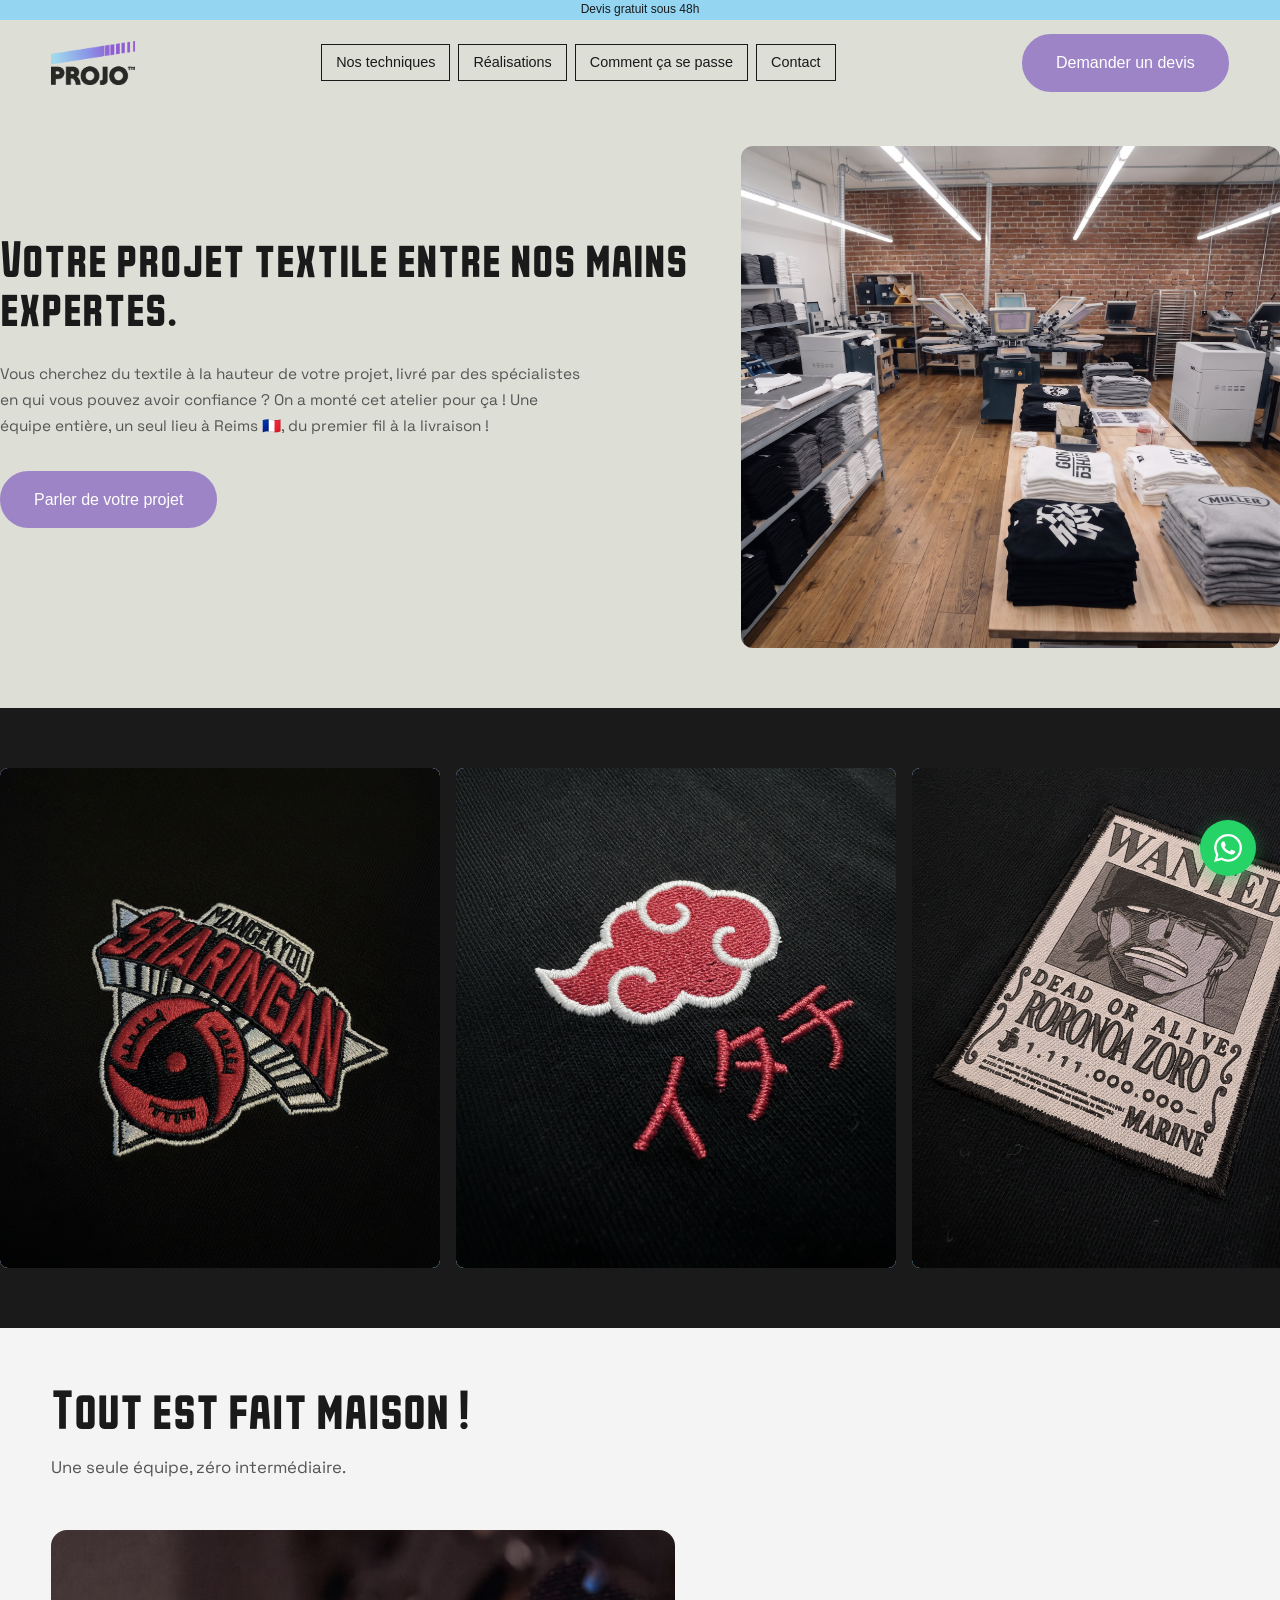
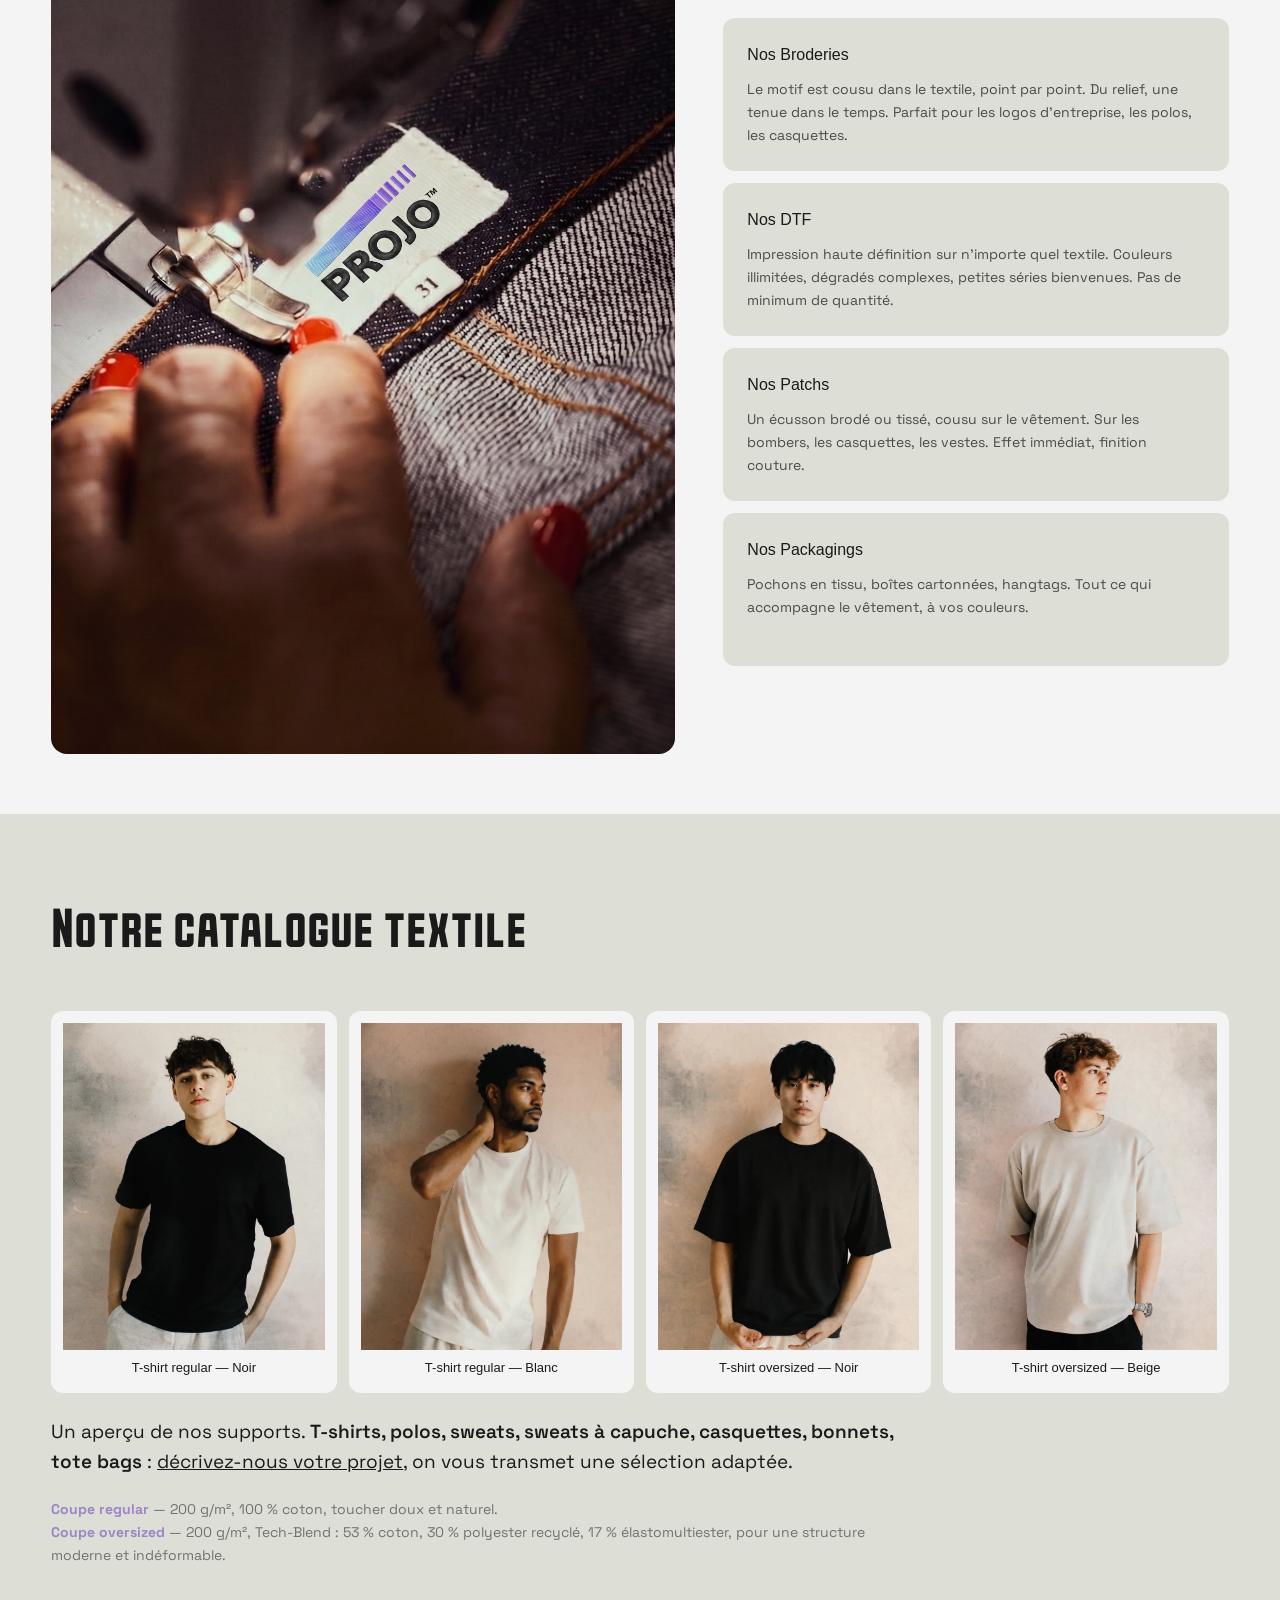
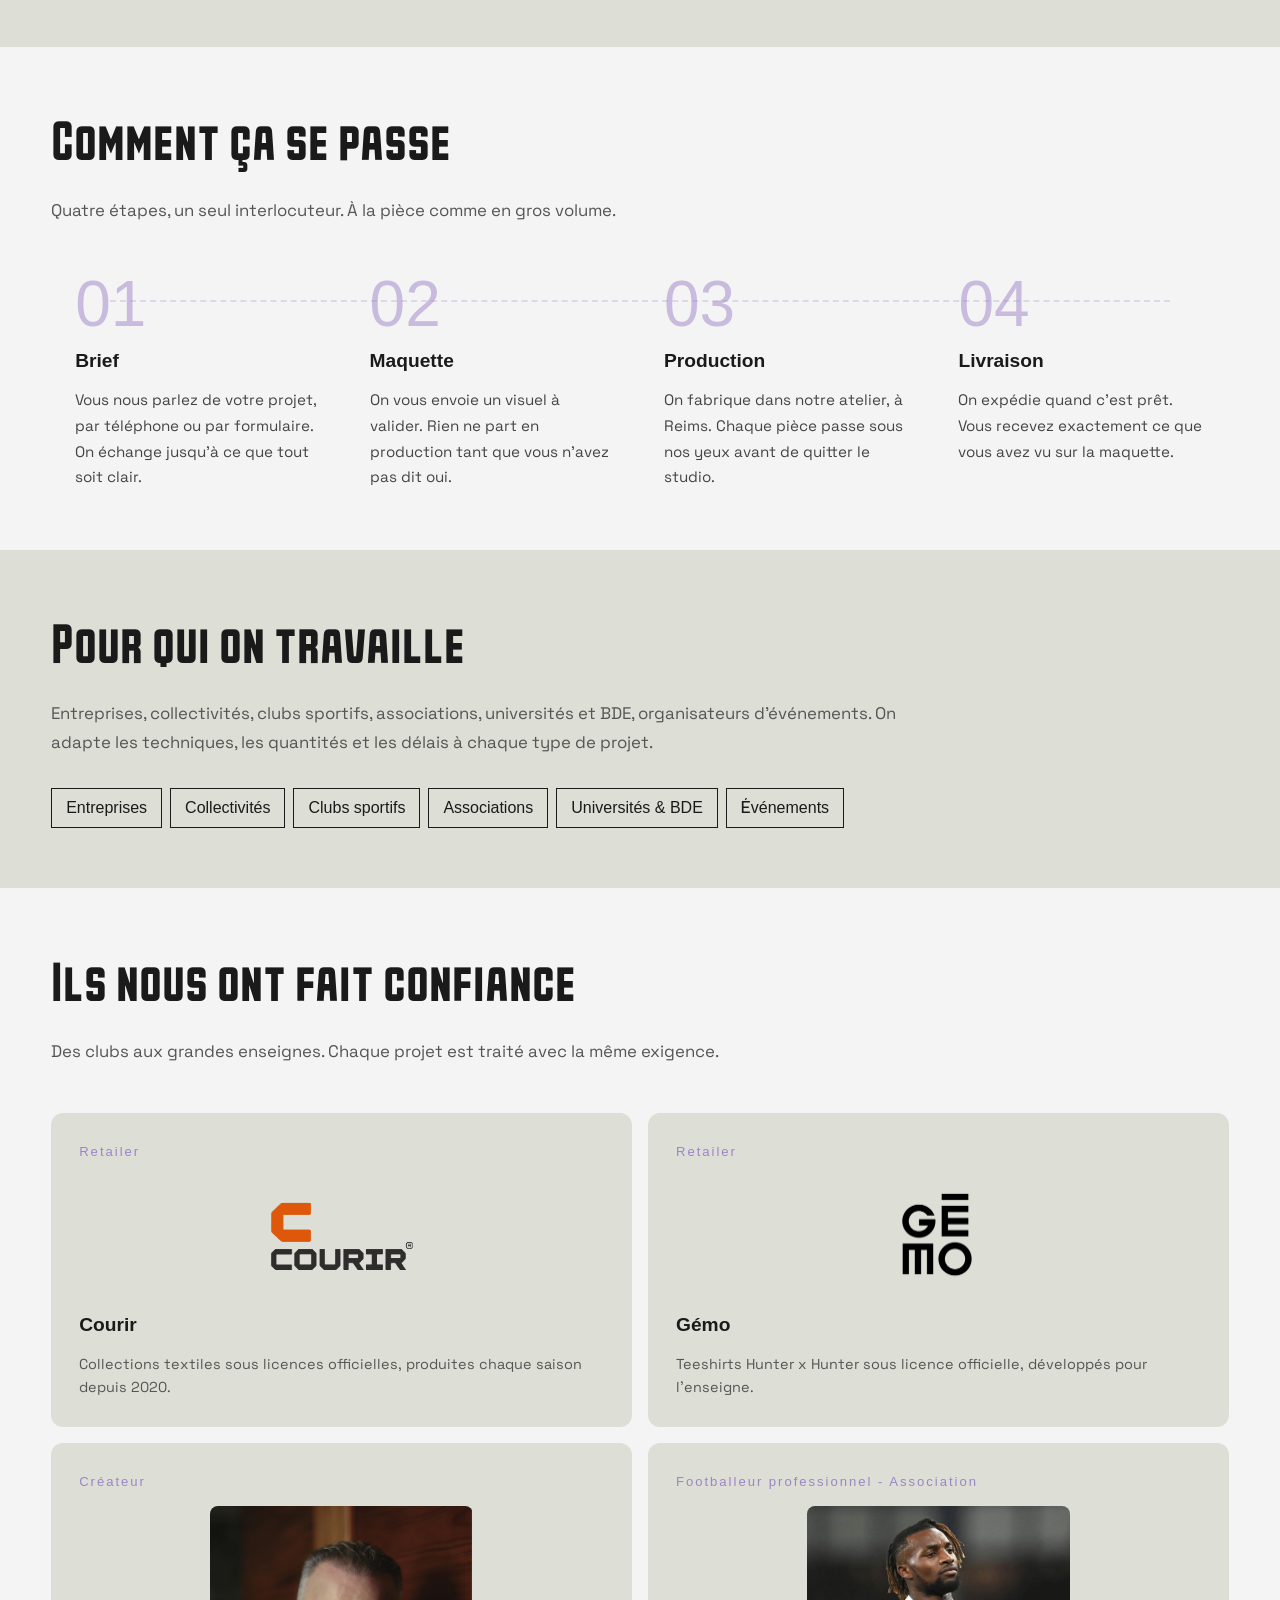
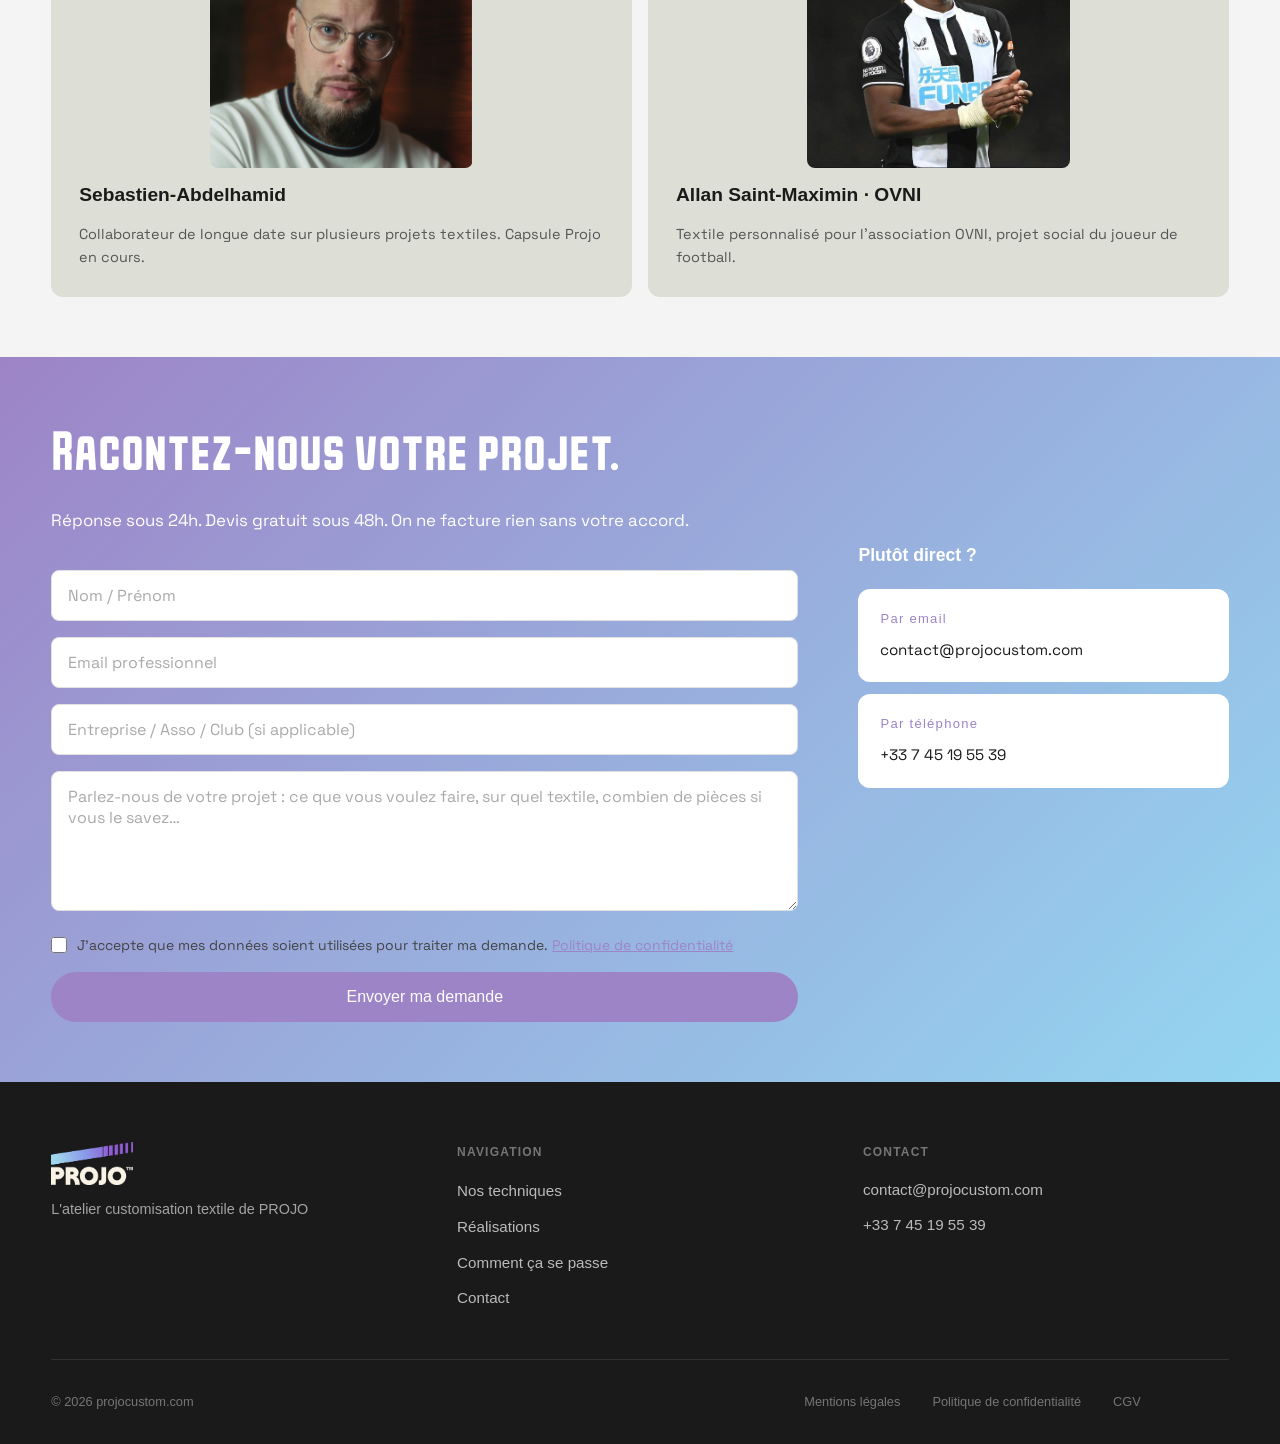
<file: index.html>
<!DOCTYPE html>
<html lang="fr">
<head>
  <meta charset="UTF-8">
  <meta name="viewport" content="width=device-width, initial-scale=1.0">
  <title>Broderie &amp; impression textile personnalisée à Reims | PROJO</title>
  <meta name="description" content="Atelier de customisation textile à Reims. Broderie, DTF, patchs et packaging pour entreprises, clubs, associations, universités et collectivités.">
  <link rel="canonical" href="https://projocustom.com/">

  <!-- Open Graph -->
  <meta property="og:type" content="website">
  <meta property="og:site_name" content="PROJO">
  <meta property="og:locale" content="fr_FR">
  <meta property="og:url" content="https://projocustom.com/">
  <meta property="og:title" content="Broderie &amp; impression textile personnalisée à Reims | PROJO">
  <meta property="og:description" content="Atelier de customisation textile à Reims. Broderie, DTF, patchs et packaging pour entreprises, clubs, associations, universités et collectivités.">
  <meta property="og:image" content="https://projocustom.com/assets/images/og-projocustom.jpg">
  <meta property="og:image:width" content="1200">
  <meta property="og:image:height" content="630">
  <meta property="og:image:alt" content="Atelier de customisation textile PROJO à Reims">

  <!-- Twitter Card -->
  <meta name="twitter:card" content="summary_large_image">
  <meta name="twitter:url" content="https://projocustom.com/">
  <meta name="twitter:title" content="Broderie &amp; impression textile personnalisée à Reims | PROJO">
  <meta name="twitter:description" content="Atelier de customisation textile à Reims. Broderie, DTF, patchs et packaging pour entreprises, clubs, associations, universités et collectivités.">
  <meta name="twitter:image" content="https://projocustom.com/assets/images/og-projocustom.jpg">
  <meta name="twitter:image:alt" content="Atelier de customisation textile PROJO à Reims">

  <link rel="icon" type="image/jpeg" href="assets/logo/Favicon Projo.jpeg">
  <link rel="apple-touch-icon" href="assets/logo/Favicon Projo.jpeg">
  <link rel="stylesheet" href="style.css">
  <link rel="preconnect" href="https://fonts.googleapis.com">
  <link href="https://fonts.googleapis.com/css2?family=Space+Grotesk:wght@400;500;600&display=swap" rel="stylesheet">
  <style>
    @font-face {
      font-family: 'Brumder';
      src: url('assets/fonts/Brumder-Regular.otf') format('opentype');
      font-weight: 400;
      font-style: normal;
    }

    /* ── V2 : page background override ── */
    html, body {
      background-color: #F4F4F4;
    }

    /* ── Space Grotesk : éléments de corps de texte uniquement ── */
    p, li, label {
      font-family: 'Space Grotesk', Helvetica, Arial, sans-serif;
    }

    /* ── C8 : container fluide 1280px ── */
    .container {
      max-width: 1280px;
      padding: 0 clamp(16px, 4vw, 80px);
    }

    /* ── C2 : bouton violet (CTA principal) ── */
    .btn-noir {
      display: inline-block;
      font-family: 'VHS-Gothic', sans-serif;
      font-size: 1rem;
      background-color: #9D84C7;
      color: #FFFFFF;
      border: 2px solid #9D84C7;
      border-radius: 999px;
      padding: 14px 32px;
      cursor: pointer;
      transition: background-color 0.2s ease, border-color 0.2s ease, color 0.2s ease, transform 0.2s ease;
      text-align: center;
      text-decoration: none;
    }
    .btn-noir:hover {
      background-color: #94D6F2;
      border-color: #94D6F2;
      color: #FFFFFF;
      transform: translateY(-2px);
    }
    /* C2 : btn-primary hover → texte blanc */
    .btn-primary:hover {
      color: #FFFFFF;
    }

    /* ── Nav links : style tags rétro ── */
    .nav__links a {
      font-family: 'VHS-Gothic', sans-serif;
      display: inline-block;
      border: 1.5px solid #1A1A1A;
      border-radius: 0;
      padding: 6px 14px;
      background: #DDDED6;
      color: #1A1A1A;
      text-decoration: none;
      transition: background-color 0.2s ease, color 0.2s ease;
    }

    .nav__links a:hover {
      background: #9D84C7;
      color: #1A1A1A;
    }

    .nav__links {
      /* display géré par style.css (none mobile / flex desktop 768px+) */
      gap: 8px;
      align-items: center;
    }

    .nav__mobile-links {
      gap: 12px;
      align-items: stretch;
      width: 85%;
    }

    .nav__mobile-links li {
      list-style: none;
      width: 100%;
    }

    .nav__mobile-links a {
      font-family: 'VHS-Gothic', sans-serif;
      display: block;
      width: 100%;
      box-sizing: border-box;
      text-align: center;
      font-size: 13px;
      padding: 12px 16px;
      white-space: nowrap;
      border: 1.5px solid #1A1A1A;
      border-radius: 0;
      background: #DDDED6;
      color: #1A1A1A;
      text-decoration: none;
      transition: background-color 0.2s ease;
    }

    .nav__mobile-links a:hover {
      background: #9D84C7;
    }

    .nav__mobile-cta {
      font-family: 'VHS-Gothic', sans-serif;
      display: block;
      width: 85%;
      box-sizing: border-box;
      text-align: center;
      font-size: 13px;
      padding: 12px 16px;
      white-space: nowrap;
      background-color: #9D84C7;
      color: #1A1A1A;
      border-radius: 0;
      border: none;
      text-decoration: none;
    }

    /* ── C4 : section label ── */
    .v2-label {
      display: inline-block;
      font-family: 'VHS-Gothic', sans-serif;
      font-size: 17px;
      letter-spacing: 0.15em;
      text-transform: uppercase;
      color: #9D84C7;
      margin-bottom: 24px;
    }

    /* ════════════════════════════════════
       SECTION 01 — HERO V2 (C1 fifty-fifty)
    ════════════════════════════════════ */
    .hero-v2 {
      background-color: #DDDED6;
      padding-top: 86px;
      padding-bottom: 60px;
    }

    .hero-v2__inner {
      display: flex;
      flex-direction: column;
    }

    /* Mobile : image pleine largeur en haut (break out du container padding) */
    .hero-v2__visual {
      order: -1;
      /* full-bleed exact : compense le padding réel du container */
      width: calc(100% + 2 * clamp(16px, 4vw, 80px));
      margin-left: calc(-1 * clamp(16px, 4vw, 80px));
      height: 240px;
      overflow: hidden;
      border-radius: 0;
    }

    .hero-v2__visual img {
      width: 100%;
      height: 100%;
      object-fit: cover;
      object-position: center;
      display: block;
    }

    .hero-v2__content {
      padding: 40px 0 0;
    }

    .hero-v2__title {
      font-family: 'Brumder', sans-serif;
      font-weight: 400;
      font-size: clamp(2.2rem, 3.5vw, 3.2rem);
      line-height: 1.1;
      color: #1A1A1A;
      margin-bottom: 24px;
    }

    .hero-v2__subtitle {
      font-family: 'Space Grotesk', Helvetica, Arial, sans-serif;
      font-size: clamp(0.95rem, 1.2vw, 1.1rem);
      color: #555;
      max-width: 580px;
      line-height: 1.7;
      margin-bottom: 32px;
    }

    .hero-v2__ctas {
      display: flex;
      flex-wrap: wrap;
      gap: 16px;
      align-items: center;
      margin-bottom: 28px;
    }

    .hero-v2__link {
      font-family: 'Space Grotesk', Helvetica, Arial, sans-serif;
      font-size: 1rem;
      color: #1A1A1A;
      transition: color 0.2s ease;
      text-decoration: none;
    }

    .hero-v2__link:hover {
      color: #94D6F2;
    }

    /* ════════════════════════════════════
       SECTION 02 — MODÈLE INTÉGRÉ
    ════════════════════════════════════ */
    .s02 {
      background-color: #F4F4F4;
      padding: 60px 0;
    }

    .s02__header {
      margin-bottom: 48px;
    }

    .s02__title {
      font-family: 'Brumder', sans-serif;
      font-weight: 400;
      font-size: clamp(2rem, 5vw, 3rem);
      line-height: 1.1;
      color: #1A1A1A;
      margin-bottom: 12px;
    }

    .s02__subtitle {
      font-family: 'Space Grotesk', Helvetica, Arial, sans-serif;
      font-size: 1.05rem;
      color: #555;
      line-height: 1.7;
    }

    .s02__inner {
      display: flex;
      flex-direction: column;
      gap: 40px;
    }

    .s02__photo {
      width: 100%;
      border-radius: 16px;
      overflow: hidden;
      flex-shrink: 0;
    }

    .s02__photo img {
      width: 100%;
      height: 432px;
      object-fit: cover;
      display: block;
    }

    .s02__tech-grid {
      display: grid;
      /* minmax(0, 1fr) : sans ça les colonnes ne peuvent pas descendre sous la
         largeur min-content des descriptions et débordent à 320px / 768px */
      grid-template-columns: repeat(2, minmax(0, 1fr));
      grid-auto-rows: 1fr;
      gap: 12px;
      flex: 1;
      min-width: 0;
    }

    /* Blocs non cliquables : ni hover, ni curseur main */
    .s02-tech-card {
      background-color: #DDDED6;
      color: #1A1A1A;
      font-family: 'VHS-Gothic', sans-serif;
      font-size: 1rem;
      border-radius: 12px;
      padding: 24px;
      display: flex;
      flex-direction: column;
      align-items: flex-start;
      justify-content: flex-start;
      gap: 10px;
    }

    @media (min-width: 1024px) {
      .s02__tech-grid {
        grid-template-columns: minmax(0, 1fr);
      }
    }

    /* ════════════════════════════════════
       SECTION 03 — CE QU'ON FAIT
    ════════════════════════════════════ */
    .s03 {
      background-color: #DDDED6;
      padding: 60px 0;
    }

    .s03__header {
      margin-bottom: 48px;
    }

    .s03__title {
      font-family: 'Brumder', sans-serif;
      font-weight: 400;
      font-size: clamp(2rem, 5vw, 3rem);
      color: #1A1A1A;
      margin-bottom: 12px;
    }

    .s03__subtitle {
      font-family: 'Space Grotesk', Helvetica, Arial, sans-serif;
      font-size: 1.05rem;
      color: #555;
      line-height: 1.7;
    }

    .s03-grid {
      display: grid;
      grid-template-columns: 1fr;
      gap: 16px;
      margin-bottom: 64px;
    }

    .s03-card {
      background-color: #F4F4F4;
      border-radius: 12px;
      padding: 28px;
      transition: transform 0.25s ease, box-shadow 0.25s ease;
    }

    .s03-card:hover {
      transform: translateY(-4px);
      box-shadow: 0 8px 24px rgba(0, 0, 0, 0.1);
    }

    .s03-card--link {
      text-decoration: none;
      cursor: pointer;
      display: flex;
      align-items: center;
    }

    .s03-card__title {
      font-family: 'VHS-Gothic', sans-serif;
      font-size: 1.1rem;
      color: #9D84C7;
      margin-bottom: 10px;
    }

    /* C6 : hiérarchie interne cartes techniques */
    .s03-card__accroche {
      font-family: 'Space Grotesk', Helvetica, Arial, sans-serif;
      font-size: 15px;
      font-weight: 700;
      color: #9D84C7;
      margin-bottom: 8px;
    }

    .s03-card__body,
    .s02-tech-card__body {
      font-family: 'Space Grotesk', Helvetica, Arial, sans-serif;
      font-size: 14px;
      color: rgba(26, 26, 26, 0.75);
      line-height: 1.65;
    }

    .s03-catalogue__grid {
      display: grid;
      grid-template-columns: repeat(2, 1fr);
      gap: 12px;
      margin-bottom: 24px;
    }

    /* C7 : vignettes catalogue */
    .s03-vignette {
      background-color: #F4F4F4;
      border-radius: 12px;
      min-height: 140px;
      display: flex;
      flex-direction: column;
      align-items: center;
      padding: 12px 12px 14px;
      transition: transform 0.25s ease, box-shadow 0.25s ease;
      overflow: hidden;
    }

    .s03-vignette__img {
      width: 100%;
      height: auto;
      aspect-ratio: 4 / 5;
      object-fit: cover;
      object-position: center top;
      display: block;
    }

    .s03-vignette:hover {
      transform: translateY(-4px);
      box-shadow: 0 8px 24px rgba(0, 0, 0, 0.1);
    }

    .s03-vignette__label {
      font-family: 'VHS-Gothic', sans-serif;
      font-size: 13px;
      color: #1A1A1A;
      margin-top: 8px;
      flex-shrink: 0;
    }

    /* C5 : lien catalogue */
    .s03__catalogue-link {
      font-family: 'Space Grotesk', Helvetica, Arial, sans-serif;
      font-size: 16px;
      font-weight: 700;
      color: #1A1A1A;
      transition: color 0.2s ease;
      text-decoration: none;
    }

    .s03__catalogue-link:hover {
      color: #9D84C7;
    }

    /* ════════════════════════════════════
       SECTION 04 — COMMENT ÇA SE PASSE
    ════════════════════════════════════ */
    .s04 {
      background-color: #F4F4F4;
      padding: 60px 0;
    }

    .s04__header {
      margin-bottom: 48px;
    }

    .s04__title {
      font-family: 'Brumder', sans-serif;
      font-weight: 400;
      font-size: clamp(2rem, 5vw, 3rem);
      color: #1A1A1A;
      margin-bottom: 12px;
    }

    .s04__subtitle {
      font-family: 'Space Grotesk', Helvetica, Arial, sans-serif;
      font-size: 1.05rem;
      color: #555;
      line-height: 1.7;
    }

    .s04__steps {
      display: flex;
      flex-direction: column;
      gap: 40px;
      position: relative;
    }

    .s04-step {
      display: flex;
      flex-direction: column;
      gap: 10px;
    }

    /* C6 : numéros process */
    .s04-step__number {
      font-family: 'VHS-Gothic', sans-serif;
      font-size: 48px;
      color: #9D84C7;
      opacity: 0.5;
      line-height: 1;
    }

    .s04-step__title {
      font-family: 'VHS-Gothic', sans-serif;
      font-size: 1.2rem;
      color: #1A1A1A;
    }

    .s04-step__body {
      font-family: 'Space Grotesk', Helvetica, Arial, sans-serif;
      font-size: 0.95rem;
      color: #444;
      line-height: 1.7;
    }

    /* ════════════════════════════════════
       SECTION POUR QUI ON TRAVAILLE
    ════════════════════════════════════ */
    .s-cibles {
      background-color: #DDDED6;
      padding: 60px 0;
    }

    .s-cibles__title {
      font-family: 'Brumder', sans-serif;
      font-weight: 400;
      font-size: clamp(2rem, 5vw, 3rem);
      color: #1A1A1A;
      margin-bottom: 12px;
    }

    .s-cibles__subtitle {
      font-family: 'Space Grotesk', Helvetica, Arial, sans-serif;
      font-size: 1.05rem;
      color: #555;
      line-height: 1.7;
      max-width: 860px;
      margin-bottom: 32px;
    }

    .s-cibles__list {
      display: flex;
      flex-wrap: wrap;
      gap: 8px;
      list-style: none;
      margin: 0;
      padding: 0;
    }

    /* VHS-Gothic mappe bien U+00C9 mais son glyphe É est dessiné comme un é
       minuscule. On substitue ce seul caractère par Monoglyphic, déjà présent
       dans le projet : les autres caractères continuent de tomber sur
       VHS-Gothic. */
    @font-face {
      font-family: 'VHS-Gothic-Eacute';
      src: url('assets/fonts/Monoglyphic-Regular.otf') format('opentype');
      unicode-range: U+00C9;
      font-display: swap;
    }

    /* Tags rectangulaires : même traitement que la nav */
    .s-cibles__tag {
      font-family: 'VHS-Gothic-Eacute', 'VHS-Gothic', sans-serif;
      display: inline-block;
      border: 1.5px solid #1A1A1A;
      border-radius: 0;
      padding: 6px 14px;
      background: #DDDED6;
      color: #1A1A1A;
      white-space: nowrap;
    }

    /* Sous 1280px la rangée unique ne tient pas : grille à colonnes égales,
       cellules de largeur et de hauteur identiques, texte centré. Le nombre de
       colonnes retombe naturellement à 1 sur mobile, où « Universités & BDE »
       ne tiendrait pas sur une demi-largeur. */
    @media (max-width: 1279px) {
      .s-cibles__list {
        display: grid;
        grid-template-columns: repeat(auto-fit, minmax(240px, 1fr));
        gap: 8px;
      }

      .s-cibles__list li {
        display: flex;
      }

      .s-cibles__tag {
        flex: 1;
        display: flex;
        align-items: center;
        justify-content: center;
        text-align: center;
      }
    }

    /* Mobile : police réduite et padding vertical resserré pour rester compact */
    @media (max-width: 767px) {
      .s-cibles__tag {
        font-size: 13px;
        padding: 7px 10px;
      }
    }

    /* ════════════════════════════════════
       SECTION 05 — NOS PARTENAIRES
    ════════════════════════════════════ */
    .s05 {
      background-color: #F4F4F4;
      padding: 60px 0;
    }

    .s05__header {
      margin-bottom: 48px;
    }

    .s05__title {
      font-family: 'Brumder', sans-serif;
      font-weight: 400;
      font-size: clamp(2rem, 5vw, 3rem);
      color: #1A1A1A;
      margin-bottom: 12px;
    }

    .s05__subtitle {
      font-family: 'Space Grotesk', Helvetica, Arial, sans-serif;
      font-size: 1.05rem;
      color: #555;
      line-height: 1.7;
    }

    .s05__grid {
      display: grid;
      grid-template-columns: 1fr;
      gap: 16px;
      align-items: stretch;
    }

    .s05-card {
      background-color: #DDDED6;
      border-radius: 12px;
      padding: 28px;
      transition: transform 0.25s ease, box-shadow 0.25s ease;
      flex: 1;
      display: flex;
      flex-direction: column;
    }

    .s05-card:hover {
      transform: translateY(-4px);
      box-shadow: 0 8px 24px rgba(0, 0, 0, 0.1);
    }

    .s05-card__type {
      font-family: 'VHS-Gothic', sans-serif;
      font-size: 0.82rem;
      letter-spacing: 0.15em;
      text-transform: none;
      color: #9D84C7;
      margin-bottom: 14px;
      display: block;
    }

    /* C7 : logos Courir/Gémo uniformisés */
    .s05-card__logo-wrap {
      display: flex;
      align-items: center;
      justify-content: center;
      height: 120px;
      margin-bottom: 14px;
    }

    .s05-card__logo {
      height: 120px;
      width: auto;
      max-width: 200px;
      object-fit: contain;
      display: block;
      margin: 0;
      mix-blend-mode: darken;
    }

    .s05-card__name {
      font-family: 'VHS-Gothic', sans-serif;
      font-size: 1.2rem;
      color: #1A1A1A;
      margin-bottom: 12px;
      text-transform: none;
    }

    .s05-card__desc {
      font-family: 'Space Grotesk', Helvetica, Arial, sans-serif;
      font-size: 0.9rem;
      color: #555;
      line-height: 1.6;
    }

    /* ════════════════════════════════════
       SECTION 06 — FORMULAIRE CONTACT
    ════════════════════════════════════ */
    .s06 {
      background: linear-gradient(135deg, #9D84C7 0%, #94D6F2 100%);
      padding: 60px 0;
    }

    .s06__layout {
      display: flex;
      flex-direction: column;
      gap: 48px;
    }

    .s06__form-col {
      flex: 1;
      min-width: 0;
    }

    .s06__title {
      font-family: 'Brumder', sans-serif;
      font-weight: 400;
      font-size: clamp(2rem, 5vw, 3rem);
      color: #FFFFFF;
      margin-bottom: 12px;
    }

    .s06__subtitle {
      font-family: 'Space Grotesk', Helvetica, Arial, sans-serif;
      font-size: 1.05rem;
      color: #FFFFFF;
      margin-bottom: 36px;
      line-height: 1.7;
    }

    .s06__side-col {
      flex: 0 0 300px;
    }

    .s06-side-title {
      font-family: 'VHS-Gothic', sans-serif;
      font-size: 1.1rem;
      color: #FFFFFF;
      margin-bottom: 20px;
    }

    .s06-contact-card {
      background-color: #FFFFFF;
      border-radius: 12px;
      padding: 20px 22px;
      margin-bottom: 12px;
    }

    .s06-contact-card:last-child {
      margin-bottom: 0;
    }

    /* C9 : labels casse corrigée (sans text-transform) */
    .s06-contact-card__label {
      font-family: 'VHS-Gothic', sans-serif;
      font-size: 13px;
      letter-spacing: 0.10em;
      color: #9D84C7;
      margin-bottom: 8px;
      display: block;
    }

    .s06-contact-card__value {
      font-family: 'Space Grotesk', Helvetica, Arial, sans-serif;
      font-size: 0.95rem;
      color: #1A1A1A;
      text-decoration: none;
      transition: color 0.2s ease;
      display: block;
    }

    .s06-contact-card__value:hover {
      color: #94D6F2;
    }

    /* Contact form */
    .contact-form-v2 {
      display: flex;
      flex-direction: column;
      gap: 16px;
    }

    .contact-form-v2 input,
    .contact-form-v2 textarea {
      width: 100%;
      font-family: 'Space Grotesk', Helvetica, Arial, sans-serif;
      font-size: 1rem;
      color: #1A1A1A;
      background-color: #FFFFFF;
      border: 1px solid #E0E0E0;
      border-radius: 8px;
      padding: 14px 16px;
      transition: border-color 0.2s ease, box-shadow 0.2s ease;
      appearance: none;
    }

    .contact-form-v2 input::placeholder,
    .contact-form-v2 textarea::placeholder {
      color: #AAAAAA;
    }

    .contact-form-v2 input:focus,
    .contact-form-v2 textarea:focus {
      outline: none;
      border-color: #9D84C7;
      box-shadow: 0 0 0 3px rgba(157, 132, 199, 0.15);
    }

    .contact-form-v2 textarea {
      min-height: 140px;
      resize: vertical;
    }

    .contact-form-v2 .field--error input,
    .contact-form-v2 .field--error textarea {
      border-color: #e05454;
      box-shadow: 0 0 0 3px rgba(224, 84, 84, 0.15);
    }

    .contact-form-v2 .field__error-msg {
      display: none;
      font-family: 'Space Grotesk', Helvetica, Arial, sans-serif;
      font-size: 0.82rem;
      color: #e05454;
      margin-top: 4px;
    }

    .contact-form-v2 .field--error .field__error-msg {
      display: block;
    }

    .contact-rgpd-label {
      display: flex;
      align-items: flex-start;
      gap: 10px;
      font-family: 'Space Grotesk', Helvetica, Arial, sans-serif;
      font-size: 0.875rem;
      color: #444;
      cursor: pointer;
      line-height: 1.5;
    }

    .contact-rgpd-label input[type="checkbox"] {
      flex-shrink: 0;
      width: 16px;
      height: 16px;
      margin-top: 2px;
      cursor: pointer;
      accent-color: #9D84C7;
      appearance: auto;
    }

    .contact-rgpd-label a {
      color: #9D84C7;
      text-decoration: underline;
    }

    /* ════════════════════════════════════
       MEDIA QUERIES V2
    ════════════════════════════════════ */
    @media (min-width: 768px) {
      /* Nav logo intermédiaire */
      .nav__logo {
        height: 40px;
      }

      /* C1/C2/C3 : hero desktop — colonnes 55/45, stretch, fluide */
      .hero-v2 {
        padding-top: 86px;
        padding-bottom: 0;
      }

      .hero-v2__inner {
        flex-direction: row;
        flex-wrap: wrap;
        align-items: stretch;
        gap: 48px;
        padding: 60px 0;
      }

      .hero-v2__visual {
        order: 0;
        flex: 1 1 40%;
        width: auto;
        margin-left: 0;
        height: 100%;
        min-height: 420px;
        align-self: stretch;
        border-radius: 12px;
        overflow: hidden;
      }

      .hero-v2__visual img {
        height: 100%;
      }

      .hero-v2__content {
        flex: 1 1 52%;
        padding: 40px 0;
        display: flex;
        flex-direction: column;
        justify-content: center;
      }

      /* C6 : numéros process 64px desktop */
      .s04-step__number {
        font-size: 64px;
      }

      /* Section 02 */
      .s02__inner {
        flex-direction: row;
        flex-wrap: nowrap;
        align-items: center;
        gap: 48px;
      }

      .s02__photo {
        flex: 0 0 53%;
      }

      .s02__photo img {
        height: 100%;
        min-height: 456px;
        object-fit: cover;
      }

      .s02__tech-grid {
        align-content: stretch;
      }

      .s02-tech-card {
        min-height: 94px;
      }

      /* Section 03 */
      .s03-grid {
        grid-template-columns: repeat(2, 1fr);
      }

      .s03-catalogue__grid {
        grid-template-columns: repeat(4, 1fr);
      }

      /* C7 : vignettes 160px desktop */
      .s03-vignette {
        min-height: 160px;
      }

      /* Section 04 */
      .s04__steps {
        flex-direction: row;
        gap: 0;
        align-items: flex-start;
      }

      .s04__steps::before {
        content: '';
        position: absolute;
        top: 28px;
        left: 5%;
        right: 5%;
        height: 2px;
        border-top: 2px dashed #9D84C7;
        opacity: 0.25;
        pointer-events: none;
      }

      .s04-step {
        flex: 1;
        padding: 0 24px;
      }

      /* Section 05 */
      .s05__grid {
        grid-template-columns: repeat(2, 1fr);
        align-items: stretch;
      }

      /* Section 06 */
      .s06__layout {
        flex-direction: row;
        flex-wrap: wrap;
        align-items: flex-start;
        gap: 60px;
      }

      .s06__side-col {
        flex: 1 1 28%;
        min-width: 240px;
        padding-top: 124px;
      }

      .s06__form-col {
        flex: 1 1 60%;
        min-width: 300px;
      }
    }

    @media (min-width: 1024px) {
      /* Nav logo +15% vs mobile 38px → 44px */
      .nav__logo {
        height: 44px;
      }
      /* Footer logo +20% vs mobile 36px → 43px */
      .footer-col__logo {
        height: 43px;
      }
    }

    @media (min-width: 1440px) {
      .hero-v2__inner {
        gap: 64px;
      }
    }

    /* ── Footer CTA : police Brumder ── */
    .footer-cta__title {
      font-family: 'Brumder', sans-serif;
      font-weight: 400;
    }

    /* ── Footer liens légaux : fix définitif ── */

    /* Le container wa-widget (transparent, position:fixed) bloquait les clics
       dans sa zone même bulle fermée. On lui passe pointer-events:none et on
       réactive uniquement sur le bouton FAB et la bulle ouverte. */
    .wa-widget {
      pointer-events: none;
    }
    .wa-fab {
      pointer-events: auto;
    }
    .wa-bubble.is-open {
      pointer-events: auto;
    }

    .footer-legal__links a {
      display: inline-block;
      padding: 12px 8px;
      min-height: 44px;
      position: relative;
      z-index: 10;
      pointer-events: auto;
      cursor: pointer;
    }

    /* Mobile : padding pour éviter que le FAB WhatsApp (56px + 24px)
       ne cache les liens légaux */
    @media (max-width: 767px) {
      .footer-bottom {
        padding-bottom: 80px;
      }
    }

    /* ── Section catalogue ── */
    .s-catalogue {
      background-color: #DDDED6;
      padding: 80px 0;
    }

    .s-catalogue__title {
      font-family: 'Brumder', sans-serif;
      font-weight: 400;
      font-size: clamp(2rem, 5vw, 3rem);
      color: #1A1A1A;
      margin-bottom: 40px;
    }

    /* Phrase d'aperçu : niveau dominant sous la grille */
    .s-catalogue__apercu {
      font-family: 'Space Grotesk', Helvetica, Arial, sans-serif;
      font-size: 19px;
      color: #1A1A1A;
      line-height: 1.6;
      margin-top: 24px;
      max-width: 860px;
    }

    .s-catalogue__apercu strong {
      font-weight: 600;
    }

    .s-catalogue__apercu a {
      color: #1A1A1A;
      text-decoration: underline;
      transition: color 0.2s ease;
    }

    .s-catalogue__apercu a:hover {
      color: #9D84C7;
    }

    /* Ligne composition : fiche technique, niveau secondaire */
    .s-catalogue__compo {
      font-family: 'Space Grotesk', Helvetica, Arial, sans-serif;
      font-size: 14px;
      color: rgba(26, 26, 26, 0.55);
      line-height: 1.65;
      margin-top: 20px;
      max-width: 860px;
    }

    .s-catalogue__compo strong {
      font-weight: 700;
      color: #9D84C7;
    }

    /* ── Bandeau réalisations ── */
    .s-realisations {
      background-color: #1A1A1A;
    }
    .s-realisations .image-scroll {
      background-color: transparent;
    }

    /* ── Ticker band ── */
    .ticker-band {
      position: fixed;
      top: 0;
      left: 0;
      right: 0;
      z-index: 1001;
      background: #94D6F2;
      color: #1A1A1A;
      height: 20px;
      display: flex;
      align-items: center;
      justify-content: center;
      overflow: hidden;
    }
    .ticker-band__item {
      position: absolute;
      font-family: 'VHS-Gothic', sans-serif;
      font-size: 0.75rem;
      opacity: 0;
      transition: opacity 0.5s ease;
      text-align: center;
      pointer-events: none;
    }
    .ticker-band__item.is-active {
      opacity: 1;
    }
    .nav { top: 20px; }
  </style>

  <!-- JSON-LD : LocalBusiness -->
  <script type="application/ld+json">
  {
    "@context": "https://schema.org",
    "@type": "LocalBusiness",
    "@id": "https://projocustom.com/#localbusiness",
    "name": "PROJO",
    "legalName": "ANIMUS-CORP SAS",
    "description": "Atelier de customisation textile à Reims. Broderie, DTF, patchs et packaging pour entreprises, clubs, associations, universités et collectivités.",
    "url": "https://projocustom.com/",
    "logo": "https://projocustom.com/assets/logo/Logo_Projo_fond_blanc.png",
    "image": "https://projocustom.com/assets/images/og-projocustom.jpg",
    "telephone": "+33745195539",
    "email": "contact@projocustom.com",
    "address": {
      "@type": "PostalAddress",
      "streetAddress": "7 rue Pierre Salmon",
      "postalCode": "51430",
      "addressLocality": "Bezannes",
      "addressRegion": "Grand Est",
      "addressCountry": "FR"
    },
    "areaServed": {
      "@type": "Country",
      "name": "France"
    },
    "availableLanguage": {
      "@type": "Language",
      "name": "français",
      "alternateName": "fr"
    },
    "hasOfferCatalog": {
      "@type": "OfferCatalog",
      "name": "Prestations de customisation textile",
      "itemListElement": [
        {
          "@type": "Offer",
          "itemOffered": {
            "@type": "Service",
            "name": "Broderie"
          }
        },
        {
          "@type": "Offer",
          "itemOffered": {
            "@type": "Service",
            "name": "Impression DTF"
          }
        },
        {
          "@type": "Offer",
          "itemOffered": {
            "@type": "Service",
            "name": "Patchs brodés et tissés"
          }
        },
        {
          "@type": "Offer",
          "itemOffered": {
            "@type": "Service",
            "name": "Packaging textile"
          }
        }
      ]
    }
  }
  </script>
</head>
<body>

  <!-- ══════════════════════════════
       TICKER BAND
  ══════════════════════════════ -->
  <div class="ticker-band" role="marquee" aria-live="polite">
    <span class="ticker-band__item is-active">Devis gratuit sous 48h</span>
    <span class="ticker-band__item">Aucun minimum de commande<sup>*</sup></span>
  </div>

  <!-- ══════════════════════════════
       NAV
  ══════════════════════════════ -->
  <nav class="nav" id="nav">
    <div class="container">
      <div class="nav__inner">
        <a href="#accueil" aria-label="Accueil PROJO Custom">
          <img src="assets/logo/Logo_Projo_fond_blanc.png" alt="PROJO Custom" class="nav__logo" loading="lazy">
        </a>
        <ul class="nav__links">
          <li><a href="#techniques">Nos techniques</a></li>
          <li><a href="#realisations">Réalisations</a></li>
          <li><a href="#process">Comment ça se passe</a></li>
          <li><a href="#contact">Contact</a></li>
        </ul>
        <a href="#contact" class="btn-primary nav__cta">Demander un devis</a>
        <button class="nav__hamburger" id="hamburger" aria-label="Ouvrir le menu" aria-expanded="false">
          <svg xmlns="http://www.w3.org/2000/svg" width="24" height="24" viewBox="0 0 24 24" fill="none" stroke="currentColor" stroke-width="2" stroke-linecap="round" stroke-linejoin="round" aria-hidden="true">
            <line x1="3" y1="6" x2="21" y2="6"/>
            <line x1="3" y1="12" x2="21" y2="12"/>
            <line x1="3" y1="18" x2="21" y2="18"/>
          </svg>
        </button>
      </div>
    </div>

    <div class="nav__mobile-overlay" id="mobile-overlay" aria-hidden="true" role="dialog" aria-label="Menu de navigation">
      <button class="nav__mobile-close" id="mobile-close" aria-label="Fermer le menu">&times;</button>
      <ul class="nav__mobile-links">
        <li><a href="#techniques">Nos techniques</a></li>
        <li><a href="#realisations">Réalisations</a></li>
        <li><a href="#process">Comment ça se passe</a></li>
        <li><a href="#contact">Contact</a></li>
      </ul>
      <a href="#contact" class="nav__mobile-cta">Demander un devis</a>
    </div>
  </nav>

  <!-- ══════════════════════════════
       SECTION 01 — HERO
  ══════════════════════════════ -->
  <section class="hero-v2" id="accueil">
    <div class="hero-v2__inner container">
      <div class="hero-v2__content">
        <h1 class="hero-v2__title">Votre projet textile entre nos mains expertes.</h1>
        <p class="hero-v2__subtitle">Vous cherchez du textile à la hauteur de votre projet, livré par des spécialistes en qui vous pouvez avoir confiance ? On a monté cet atelier pour ça ! Une équipe entière, un seul lieu à Reims 🇫🇷, du premier fil à la livraison !</p>
        <div class="hero-v2__ctas">
          <a href="#contact" class="btn-noir">Parler de votre projet</a>
        </div>
      </div>
      <div class="hero-v2__visual">
        <img src="assets/images/Photo ambiance atelier.jpeg" alt="Atelier de personnalisation textile PROJO Custom à Reims" loading="eager">
      </div>
    </div>
  </section>

  <!-- ══════════════════════════════
       BANDEAU RÉALISATIONS
  ══════════════════════════════ -->
  <section class="s-realisations" id="realisations">
  <div class="image-scroll" aria-label="Galerie de réalisations">
    <div class="image-scroll__track">
      <div class="image-scroll__item image-scroll__item--1"><img src="assets/images/real-sharingan.png" alt="Impression DTF sur t-shirt noir personnalisé" loading="lazy" style="width:100%;height:100%;object-fit:cover;border-radius:8px;"></div>
      <div class="image-scroll__item image-scroll__item--2"><img src="assets/images/real-akatsuki.png" alt="Broderie personnalisée sur t-shirt noir" loading="lazy" style="width:100%;height:100%;object-fit:cover;border-radius:8px;"></div>
      <div class="image-scroll__item image-scroll__item--3"><img src="assets/images/real-zoro.png" alt="T-shirt noir personnalisé par impression DTF haute définition" loading="lazy" style="width:100%;height:100%;object-fit:cover;border-radius:8px;"></div>
      <div class="image-scroll__item image-scroll__item--4"><img src="assets/images/real-sasuke.png" alt="Broderie sur t-shirt noir, réalisation atelier PROJO Reims" loading="lazy" style="width:100%;height:100%;object-fit:cover;border-radius:8px;"></div>
      <div class="image-scroll__item image-scroll__item--5"><img src="assets/images/real-luffy.png" alt="Impression DTF sur t-shirt blanc personnalisé" loading="lazy" style="width:100%;height:100%;object-fit:cover;border-radius:8px;"></div>
      <div class="image-scroll__item image-scroll__item--6"><img src="assets/images/real-konoha.png" alt="Broderie personnalisée sur t-shirt, atelier PROJO" loading="lazy" style="width:100%;height:100%;object-fit:cover;border-radius:8px;"></div>
      <!-- Duplicates pour boucle CSS seamless -->
      <div class="image-scroll__item image-scroll__item--1" aria-hidden="true"><img src="assets/images/real-sharingan.png" alt="" loading="lazy" style="width:100%;height:100%;object-fit:cover;border-radius:8px;"></div>
      <div class="image-scroll__item image-scroll__item--2" aria-hidden="true"><img src="assets/images/real-akatsuki.png" alt="" loading="lazy" style="width:100%;height:100%;object-fit:cover;border-radius:8px;"></div>
      <div class="image-scroll__item image-scroll__item--3" aria-hidden="true"><img src="assets/images/real-zoro.png" alt="" loading="lazy" style="width:100%;height:100%;object-fit:cover;border-radius:8px;"></div>
      <div class="image-scroll__item image-scroll__item--4" aria-hidden="true"><img src="assets/images/real-sasuke.png" alt="" loading="lazy" style="width:100%;height:100%;object-fit:cover;border-radius:8px;"></div>
      <div class="image-scroll__item image-scroll__item--5" aria-hidden="true"><img src="assets/images/real-luffy.png" alt="" loading="lazy" style="width:100%;height:100%;object-fit:cover;border-radius:8px;"></div>
      <div class="image-scroll__item image-scroll__item--6" aria-hidden="true"><img src="assets/images/real-konoha.png" alt="" loading="lazy" style="width:100%;height:100%;object-fit:cover;border-radius:8px;"></div>
    </div>
  </div>
  </section>

  <!-- ══════════════════════════════
       SECTION 02 — MODÈLE INTÉGRÉ
  ══════════════════════════════ -->
  <section class="s02" id="techniques">
    <div class="container">
      <div class="s02__header">
        <h2 class="s02__title">Tout est fait maison !</h2>
        <p class="s02__subtitle">Une seule équipe, zéro intermédiaire.</p>
      </div>
      <div class="s02__inner">
        <div class="s02__photo">
          <img src="assets/images/Photo Jean.jpeg" alt="Jean dans l'atelier PROJO Custom" loading="lazy">
        </div>
        <div class="s02__tech-grid">
          <div class="s02-tech-card">
            <span class="s02-tech-card__title">Nos Broderies</span>
            <p class="s02-tech-card__body">Le motif est cousu dans le textile, point par point. Du relief, une tenue dans le temps. Parfait pour les logos d'entreprise, les polos, les casquettes.</p>
          </div>
          <div class="s02-tech-card">
            <span class="s02-tech-card__title">Nos DTF</span>
            <p class="s02-tech-card__body">Impression haute définition sur n'importe quel textile. Couleurs illimitées, dégradés complexes, petites séries bienvenues. Pas de minimum de quantité.</p>
          </div>
          <div class="s02-tech-card">
            <span class="s02-tech-card__title">Nos Patchs</span>
            <p class="s02-tech-card__body">Un écusson brodé ou tissé, cousu sur le vêtement. Sur les bombers, les casquettes, les vestes. Effet immédiat, finition couture.</p>
          </div>
          <div class="s02-tech-card">
            <span class="s02-tech-card__title">Nos Packagings</span>
            <p class="s02-tech-card__body">Pochons en tissu, boîtes cartonnées, hangtags. Tout ce qui accompagne le vêtement, à vos couleurs.</p>
          </div>
        </div>
      </div>

    </div>
  </section>

  <!-- ══════════════════════════════
       SECTION CATALOGUE
  ══════════════════════════════ -->
  <section class="s-catalogue">
    <div class="container">
      <h2 class="s-catalogue__title">Notre catalogue textile</h2>
      <div class="s03-catalogue__grid">
        <div class="s03-vignette">
          <img src="assets/images/tee-regular-noir.webp" alt="T-shirt regular noir personnalisable, coupe droite, 200 g/m²" class="s03-vignette__img" width="800" height="1000" loading="lazy">
          <span class="s03-vignette__label">T-shirt regular — Noir</span>
        </div>
        <div class="s03-vignette">
          <img src="assets/images/tee-regular-blanc.webp" alt="T-shirt regular blanc personnalisable, coupe droite, 200 g/m²" class="s03-vignette__img" width="800" height="1000" loading="lazy">
          <span class="s03-vignette__label">T-shirt regular — Blanc</span>
        </div>
        <div class="s03-vignette">
          <img src="assets/images/tee-oversized-noir.webp" alt="T-shirt oversized noir personnalisable, coupe ample, 200 g/m²" class="s03-vignette__img" width="800" height="1000" loading="lazy">
          <span class="s03-vignette__label">T-shirt oversized — Noir</span>
        </div>
        <div class="s03-vignette">
          <img src="assets/images/tee-oversized-beige.webp" alt="T-shirt oversized beige personnalisable, coupe ample, 200 g/m²" class="s03-vignette__img" width="800" height="1000" loading="lazy">
          <span class="s03-vignette__label">T-shirt oversized — Beige</span>
        </div>
      </div>
      <p class="s-catalogue__apercu">Un aperçu de nos supports. <strong>T-shirts, polos, sweats, sweats à capuche, casquettes, bonnets, tote bags</strong> : <a href="#contact">décrivez-nous votre projet</a>, on vous transmet une sélection adaptée.</p>
      <p class="s-catalogue__compo"><strong>Coupe regular</strong> — 200 g/m², 100 % coton, toucher doux et naturel.<br><strong>Coupe oversized</strong> — 200 g/m², Tech-Blend : 53 % coton, 30 % polyester recyclé, 17 % élastomultiester, pour une structure moderne et indéformable.</p>
    </div>
  </section>

  <!-- ══════════════════════════════
       SECTION 04 — COMMENT ÇA SE PASSE
  ══════════════════════════════ -->
  <section class="s04" id="process">
    <div class="container">
      <div class="s04__header">
        <h2 class="s04__title">Comment ça se passe</h2>
        <p class="s04__subtitle">Quatre étapes, un seul interlocuteur. À la pièce comme en gros volume.</p>
      </div>
      <div class="s04__steps">
        <div class="s04-step">
          <span class="s04-step__number" aria-hidden="true">01</span>
          <h3 class="s04-step__title">Brief</h3>
          <p class="s04-step__body">Vous nous parlez de votre projet, par téléphone ou par formulaire. On échange jusqu'à ce que tout soit clair.</p>
        </div>
        <div class="s04-step">
          <span class="s04-step__number" aria-hidden="true">02</span>
          <h3 class="s04-step__title">Maquette</h3>
          <p class="s04-step__body">On vous envoie un visuel à valider. Rien ne part en production tant que vous n'avez pas dit oui.</p>
        </div>
        <div class="s04-step">
          <span class="s04-step__number" aria-hidden="true">03</span>
          <h3 class="s04-step__title">Production</h3>
          <p class="s04-step__body">On fabrique dans notre atelier, à Reims. Chaque pièce passe sous nos yeux avant de quitter le studio.</p>
        </div>
        <div class="s04-step">
          <span class="s04-step__number" aria-hidden="true">04</span>
          <h3 class="s04-step__title">Livraison</h3>
          <p class="s04-step__body">On expédie quand c'est prêt. Vous recevez exactement ce que vous avez vu sur la maquette.</p>
        </div>
      </div>
    </div>
  </section>

  <!-- ══════════════════════════════
       SECTION POUR QUI ON TRAVAILLE
  ══════════════════════════════ -->
  <section class="s-cibles" id="cibles">
    <div class="container">
      <h2 class="s-cibles__title">Pour qui on travaille</h2>
      <p class="s-cibles__subtitle">Entreprises, collectivités, clubs sportifs, associations, universités et BDE, organisateurs d'événements. On adapte les techniques, les quantités et les délais à chaque type de projet.</p>
      <ul class="s-cibles__list">
        <li><span class="s-cibles__tag">Entreprises</span></li>
        <li><span class="s-cibles__tag">Collectivités</span></li>
        <li><span class="s-cibles__tag">Clubs sportifs</span></li>
        <li><span class="s-cibles__tag">Associations</span></li>
        <li><span class="s-cibles__tag">Universités &amp; BDE</span></li>
        <li><span class="s-cibles__tag">Événements</span></li>
      </ul>
    </div>
  </section>

  <!-- ══════════════════════════════
       SECTION 05 — NOS PARTENAIRES
  ══════════════════════════════ -->
  <section class="s05" id="partenaires">
    <div class="container">
      <div class="s05__header">
        <h2 class="s05__title">Ils nous ont fait confiance</h2>
        <p class="s05__subtitle">Des clubs aux grandes enseignes. Chaque projet est traité avec la même exigence.</p>
      </div>
      <div class="s05__grid">

        <article class="s05-card">
          <span class="s05-card__type">Retailer</span>
          <div class="s05-card__logo-wrap">
            <img src="assets/logo/Logo-Courir V2.jpeg" alt="Courir" class="s05-card__logo" style="height:90px;">
          </div>
          <h3 class="s05-card__name">Courir</h3>
          <p class="s05-card__desc">Collections textiles sous licences officielles, produites chaque saison depuis 2020.</p>
        </article>

        <article class="s05-card">
          <span class="s05-card__type">Retailer</span>
          <div class="s05-card__logo-wrap">
            <img src="assets/logo/Logo-Gemo.png" alt="Gémo" class="s05-card__logo">
          </div>
          <h3 class="s05-card__name">Gémo</h3>
          <p class="s05-card__desc">Teeshirts Hunter x Hunter sous licence officielle, développés pour l'enseigne.</p>
        </article>

        <article class="s05-card">
          <span class="s05-card__type">Créateur</span>
          <img src="assets/images/Sebastien Abdelhamid.png" alt="Portrait Sébastien Abdelhamid" style="width:50%;aspect-ratio:1/1;object-fit:cover;object-position:center top;border-radius:8px;display:block;margin:0 auto 12px;" loading="lazy">
          <h3 class="s05-card__name">Sebastien-Abdelhamid</h3>
          <p class="s05-card__desc">Collaborateur de longue date sur plusieurs projets textiles. Capsule Projo en cours.</p>
        </article>

        <article class="s05-card">
          <span class="s05-card__type">Footballeur professionnel - Association</span>
          <img src="assets/images/Allan_Saint-Maximin-2.jpeg" alt="Portrait Allan Saint-Maximin" style="width:50%;aspect-ratio:1/1;object-fit:cover;object-position:center top;border-radius:8px;display:block;margin:0 auto 12px;" loading="lazy">
          <h3 class="s05-card__name">Allan Saint-Maximin · OVNI</h3>
          <p class="s05-card__desc">Textile personnalisé pour l'association OVNI, projet social du joueur de football.</p>
        </article>

      </div>
    </div>
  </section>

  <!-- ══════════════════════════════
       SECTION 06 — FORMULAIRE CONTACT
  ══════════════════════════════ -->
  <section class="s06" id="contact">
    <div class="container">
      <div class="s06__layout">

        <!-- Colonne gauche : titre + formulaire -->
        <div class="s06__form-col">
          <h2 class="s06__title">Racontez-nous votre projet.</h2>
          <p class="s06__subtitle">Réponse sous 24h. Devis gratuit sous 48h. On ne facture rien sans votre accord.</p>

          <form name="contact-v2" method="POST" action="https://api.web3forms.com/submit" class="contact-form-v2" id="contact-form-v2" novalidate>
            <input type="hidden" name="form-name" value="contact-v2">
            <input type="hidden" name="access_key" value="f844945e-36aa-44e5-ae15-af3641987501">
            <input type="hidden" name="subject" value="Nouveau projet — projocustom.com V2">
            <input type="hidden" name="redirect" value="https://projocustom.com/merci.html">
            <input type="checkbox" name="botcheck" style="display: none;">

            <div class="form-field" id="v2-field-nom">
              <input type="text" name="nom" placeholder="Nom / Prénom" required>
              <span class="field__error-msg">Veuillez renseigner votre nom.</span>
            </div>

            <div class="form-field" id="v2-field-email">
              <input type="email" name="email" placeholder="Email professionnel" required>
              <span class="field__error-msg">Veuillez renseigner un email valide.</span>
            </div>

            <div class="form-field" id="v2-field-organisation">
              <input type="text" name="organisation" placeholder="Entreprise / Asso / Club (si applicable)">
            </div>

            <div class="form-field" id="v2-field-message">
              <textarea name="message" placeholder="Parlez-nous de votre projet : ce que vous voulez faire, sur quel textile, combien de pièces si vous le savez…" required></textarea>
              <span class="field__error-msg">Veuillez décrire votre projet.</span>
            </div>

            <div class="form-field" id="v2-field-rgpd">
              <label class="contact-rgpd-label">
                <input type="checkbox" name="rgpd" required>
                <span>J'accepte que mes données soient utilisées pour traiter ma demande. <a href="politique-confidentialite.html" target="_blank" rel="noopener noreferrer">Politique de confidentialité</a></span>
              </label>
              <span class="field__error-msg">Veuillez accepter la politique de confidentialité.</span>
            </div>

            <button type="submit" class="btn-noir">Envoyer ma demande</button>
          </form>
        </div>

        <!-- Colonne droite : "Plutôt direct ?" -->
        <div class="s06__side-col">
          <h3 class="s06-side-title">Plutôt direct ?</h3>
          <div class="s06-contact-card">
            <span class="s06-contact-card__label">Par email</span>
            <a href="mailto:contact@projocustom.com" class="s06-contact-card__value">contact@projocustom.com</a>
          </div>
          <div class="s06-contact-card">
            <span class="s06-contact-card__label">Par t&eacute;l&eacute;phone</span>
            <a href="tel:+33745195539" class="s06-contact-card__value">+33 7 45 19 55 39</a>
          </div>
        </div>

      </div>
    </div>
  </section>

  <!-- ══════════════════════════════
       FOOTER
  ══════════════════════════════ -->
  <footer class="footer" id="footer">

    <div class="footer-bottom">
      <div class="container">
        <div class="footer-bottom__grid">

          <div class="footer-col">
            <img src="assets/logo/Logo_Projo_fond_noir.png" alt="PROJO Custom" class="footer-col__logo" loading="lazy">
            <p class="footer-col__baseline">L'atelier customisation textile de PROJO</p>
          </div>

          <div class="footer-col">
            <p class="footer-col__heading">Navigation</p>
            <ul class="footer-col__links">
              <li><a href="#techniques">Nos techniques</a></li>
              <li><a href="#realisations">Réalisations</a></li>
              <li><a href="#process">Comment ça se passe</a></li>
              <li><a href="#contact">Contact</a></li>
            </ul>
          </div>

          <div class="footer-col">
            <p class="footer-col__heading">Contact</p>
            <div class="footer-col__contact">
              <a href="mailto:contact@projocustom.com">contact@projocustom.com</a>
              <a href="tel:+33745195539">+33 7 45 19 55 39</a>
            </div>
          </div>

        </div>

        <div class="footer-legal">
          <span>© 2026 projocustom.com</span>
          <div class="footer-legal__links">
            <a href="mentions-legales.html">Mentions légales</a>
            <a href="politique-confidentialite.html">Politique de confidentialité</a>
            <a href="cgv.html">CGV</a>
          </div>
        </div>
      </div>
    </div>

  </footer>

  <!-- WhatsApp Widget -->
  <div class="wa-widget" id="wa-widget">
    <div class="wa-bubble" id="wa-bubble" aria-hidden="true" role="dialog" aria-label="Chat WhatsApp">
      <div class="wa-bubble__header">
        <div class="wa-bubble__header-left">
          <div class="wa-bubble__avatar" aria-hidden="true">
            <svg xmlns="http://www.w3.org/2000/svg" width="22" height="22" viewBox="0 0 24 24" fill="currentColor"><path d="M17.472 14.382c-.297-.149-1.758-.867-2.03-.967-.273-.099-.471-.148-.67.15-.197.297-.767.966-.94 1.164-.173.199-.347.223-.644.075-.297-.15-1.255-.463-2.39-1.475-.883-.788-1.48-1.761-1.653-2.059-.173-.297-.018-.458.13-.606.134-.133.298-.347.446-.52.149-.174.198-.298.298-.497.099-.198.05-.371-.025-.52-.075-.149-.669-1.612-.916-2.207-.242-.579-.487-.5-.669-.51a12.8 12.8 0 0 0-.57-.01c-.198 0-.52.074-.792.372-.272.297-1.04 1.016-1.04 2.479 0 1.462 1.065 2.875 1.213 3.074.149.198 2.096 3.2 5.077 4.487.709.306 1.262.489 1.694.625.712.227 1.36.195 1.871.118.571-.085 1.758-.719 2.006-1.413.248-.694.248-1.289.173-1.413-.074-.124-.272-.198-.57-.347m-5.421 7.403h-.004a9.87 9.87 0 0 1-5.031-1.378l-.361-.214-3.741.982.998-3.648-.235-.374a9.86 9.86 0 0 1-1.51-5.26c.001-5.45 4.436-9.884 9.888-9.884 2.64 0 5.122 1.03 6.988 2.898a9.825 9.825 0 0 1 2.893 6.994c-.003 5.45-4.437 9.884-9.885 9.884m8.413-18.297A11.815 11.815 0 0 0 12.05 0C5.495 0 .16 5.335.157 11.892c0 2.096.547 4.142 1.588 5.945L.057 24l6.305-1.654a11.882 11.882 0 0 0 5.683 1.448h.005c6.554 0 11.89-5.335 11.893-11.893a11.821 11.821 0 0 0-3.48-8.413Z"/></svg>
          </div>
          <div>
            <p class="wa-bubble__name">PROJO Custom</p>
            <p class="wa-bubble__status">Répond rapidement</p>
          </div>
        </div>
        <button class="wa-bubble__close" id="wa-close" aria-label="Fermer">
          <svg xmlns="http://www.w3.org/2000/svg" width="18" height="18" viewBox="0 0 24 24" fill="currentColor"><path d="M19 6.41L17.59 5 12 10.59 6.41 5 5 6.41 10.59 12 5 17.59 6.41 19 12 13.41 17.59 19 19 17.59 13.41 12z"/></svg>
        </button>
      </div>
      <div class="wa-bubble__chat">
        <div class="wa-bubble__msg-bubble">Bonjour 👋 Une question sur votre projet de customisation ? Écrivez-nous !</div>
      </div>
      <div class="wa-bubble__compose">
        <input type="text" class="wa-bubble__input" id="wa-input" placeholder="Écrire un message…" value="Bonjour PROJO Custom, j'ai une question sur un projet de customisation">
        <a class="wa-bubble__send" id="wa-send" href="https://wa.me/33745195539" target="_blank" rel="noopener noreferrer" aria-label="Envoyer sur WhatsApp">
          <svg xmlns="http://www.w3.org/2000/svg" width="20" height="20" viewBox="0 0 24 24" fill="currentColor"><path d="M2.01 21L23 12 2.01 3 2 10l15 2-15 2z"/></svg>
        </a>
      </div>
    </div>
    <button class="wa-fab" id="wa-fab" aria-label="Ouvrir le chat WhatsApp" aria-expanded="false">
      <svg xmlns="http://www.w3.org/2000/svg" width="28" height="28" viewBox="0 0 24 24" fill="currentColor" aria-hidden="true"><path d="M17.472 14.382c-.297-.149-1.758-.867-2.03-.967-.273-.099-.471-.148-.67.15-.197.297-.767.966-.94 1.164-.173.199-.347.223-.644.075-.297-.15-1.255-.463-2.39-1.475-.883-.788-1.48-1.761-1.653-2.059-.173-.297-.018-.458.13-.606.134-.133.298-.347.446-.52.149-.174.198-.298.298-.497.099-.198.05-.371-.025-.52-.075-.149-.669-1.612-.916-2.207-.242-.579-.487-.5-.669-.51a12.8 12.8 0 0 0-.57-.01c-.198 0-.52.074-.792.372-.272.297-1.04 1.016-1.04 2.479 0 1.462 1.065 2.875 1.213 3.074.149.198 2.096 3.2 5.077 4.487.709.306 1.262.489 1.694.625.712.227 1.36.195 1.871.118.571-.085 1.758-.719 2.006-1.413.248-.694.248-1.289.173-1.413-.074-.124-.272-.198-.57-.347m-5.421 7.403h-.004a9.87 9.87 0 0 1-5.031-1.378l-.361-.214-3.741.982.998-3.648-.235-.374a9.86 9.86 0 0 1-1.51-5.26c.001-5.45 4.436-9.884 9.888-9.884 2.64 0 5.122 1.03 6.988 2.898a9.825 9.825 0 0 1 2.893 6.994c-.003 5.45-4.437 9.884-9.885 9.884m8.413-18.297A11.815 11.815 0 0 0 12.05 0C5.495 0 .16 5.335.157 11.892c0 2.096.547 4.142 1.588 5.945L.057 24l6.305-1.654a11.882 11.882 0 0 0 5.683 1.448h.005c6.554 0 11.89-5.335 11.893-11.893a11.821 11.821 0 0 0-3.48-8.413Z"/></svg>
    </button>
  </div>

  <script src="script.js"></script>
  <script>
    'use strict';

    /* V2 contact form validation */
    var contactForm = document.getElementById('contact-form-v2');

    if (contactForm) {
      var v2Fields = [
        { id: 'v2-field-nom',     name: 'nom' },
        { id: 'v2-field-email',   name: 'email' },
        { id: 'v2-field-message', name: 'message' },
        { id: 'v2-field-rgpd',    name: 'rgpd' },
      ];

      contactForm.addEventListener('submit', function (e) {
        var isValid = true;

        v2Fields.forEach(function (field) {
          var wrapper = document.getElementById(field.id);
          if (!wrapper) return;
          var input = wrapper.querySelector('[name="' + field.name + '"]');
          if (!input) return;

          var invalid = input.type === 'checkbox' ? !input.checked : !input.value.trim();
          if (invalid) {
            wrapper.classList.add('field--error');
            isValid = false;
          } else {
            wrapper.classList.remove('field--error');
          }
        });

        if (!isValid) {
          e.preventDefault();
          var firstError = contactForm.querySelector('.field--error');
          if (firstError) firstError.scrollIntoView({ behavior: 'smooth', block: 'center' });
        }
      });

      contactForm.querySelectorAll('input, textarea').forEach(function (input) {
        input.addEventListener('input', function () {
          var wrapper = input.closest('.form-field');
          if (wrapper && input.value.trim()) wrapper.classList.remove('field--error');
        });
        input.addEventListener('change', function () {
          var wrapper = input.closest('.form-field');
          if (wrapper) wrapper.classList.remove('field--error');
        });
      });
    }
  </script>

  <script>
    (function () {
      var items = document.querySelectorAll('.ticker-band__item');
      if (!items.length) return;
      var current = 0;
      setInterval(function () {
        items[current].classList.remove('is-active');
        current = (current + 1) % items.length;
        items[current].classList.add('is-active');
      }, 3000);
    })();
  </script>
</body>
</html>
</file>
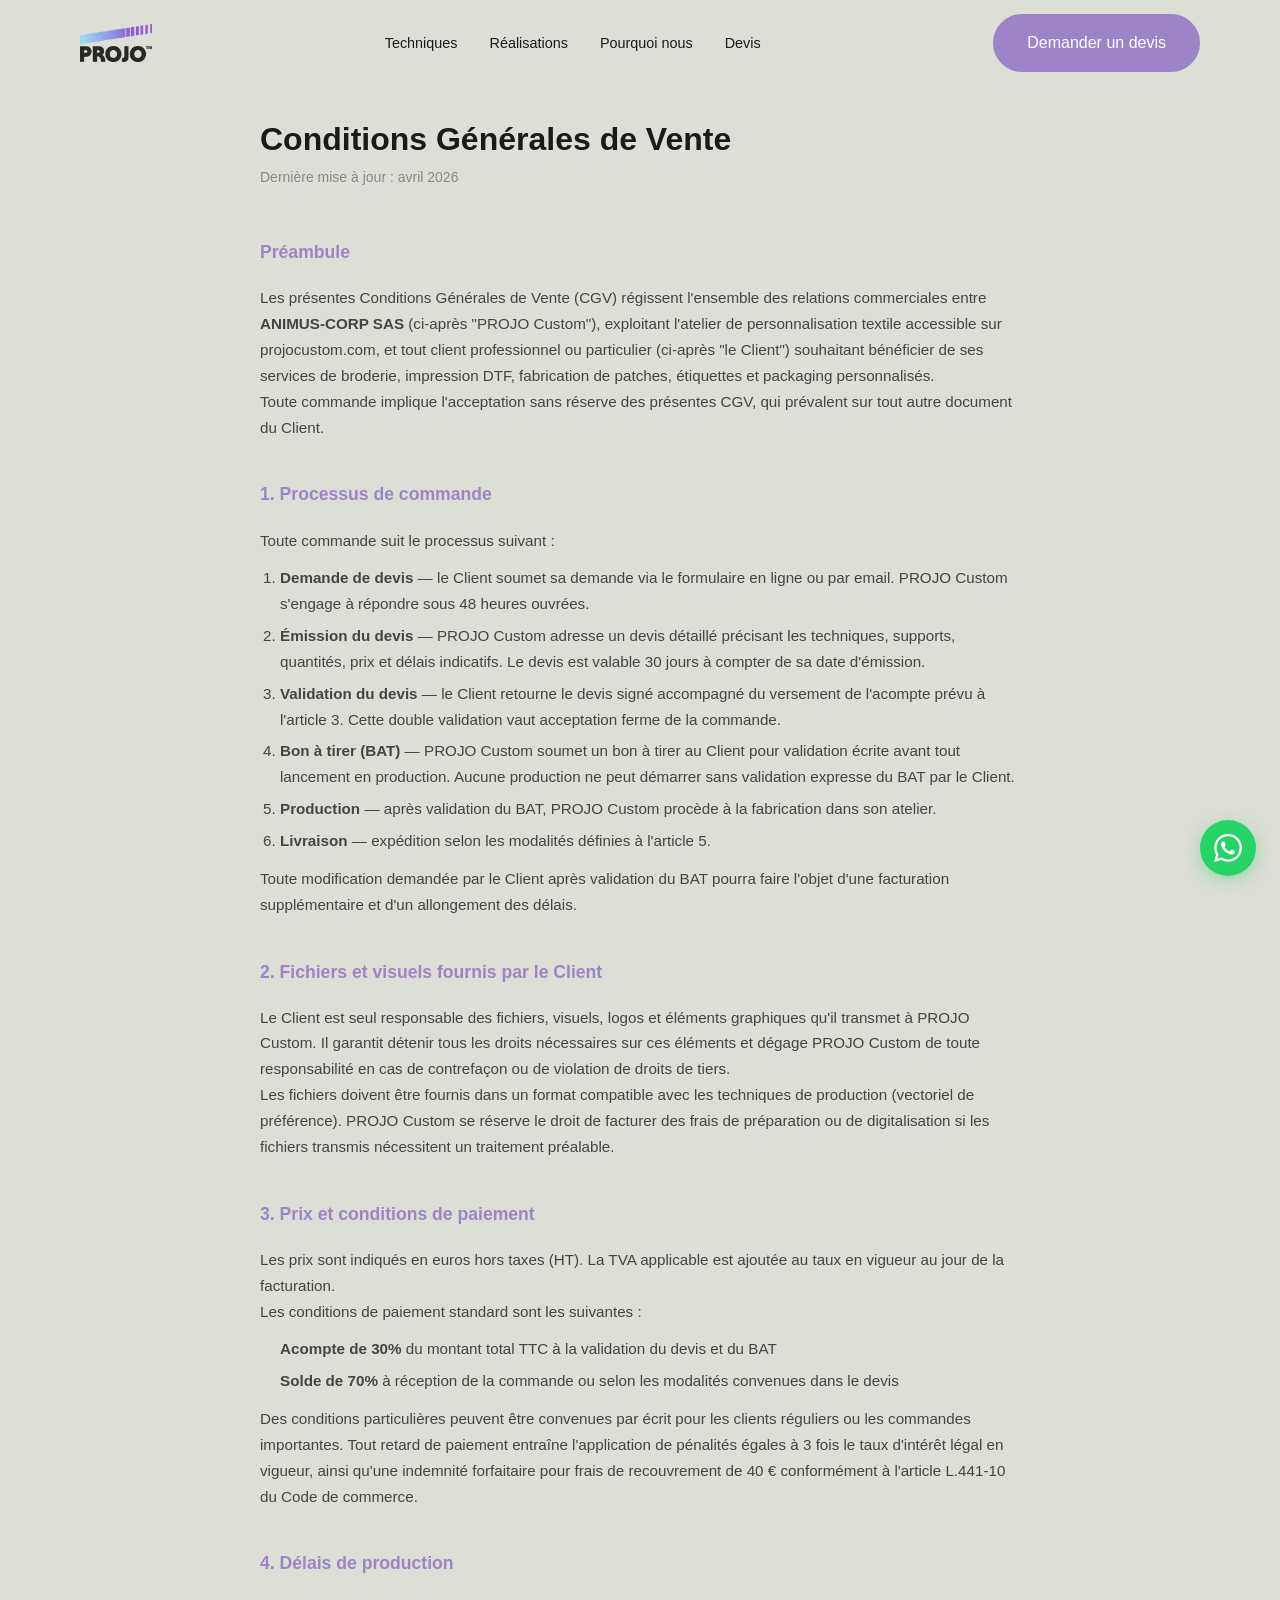
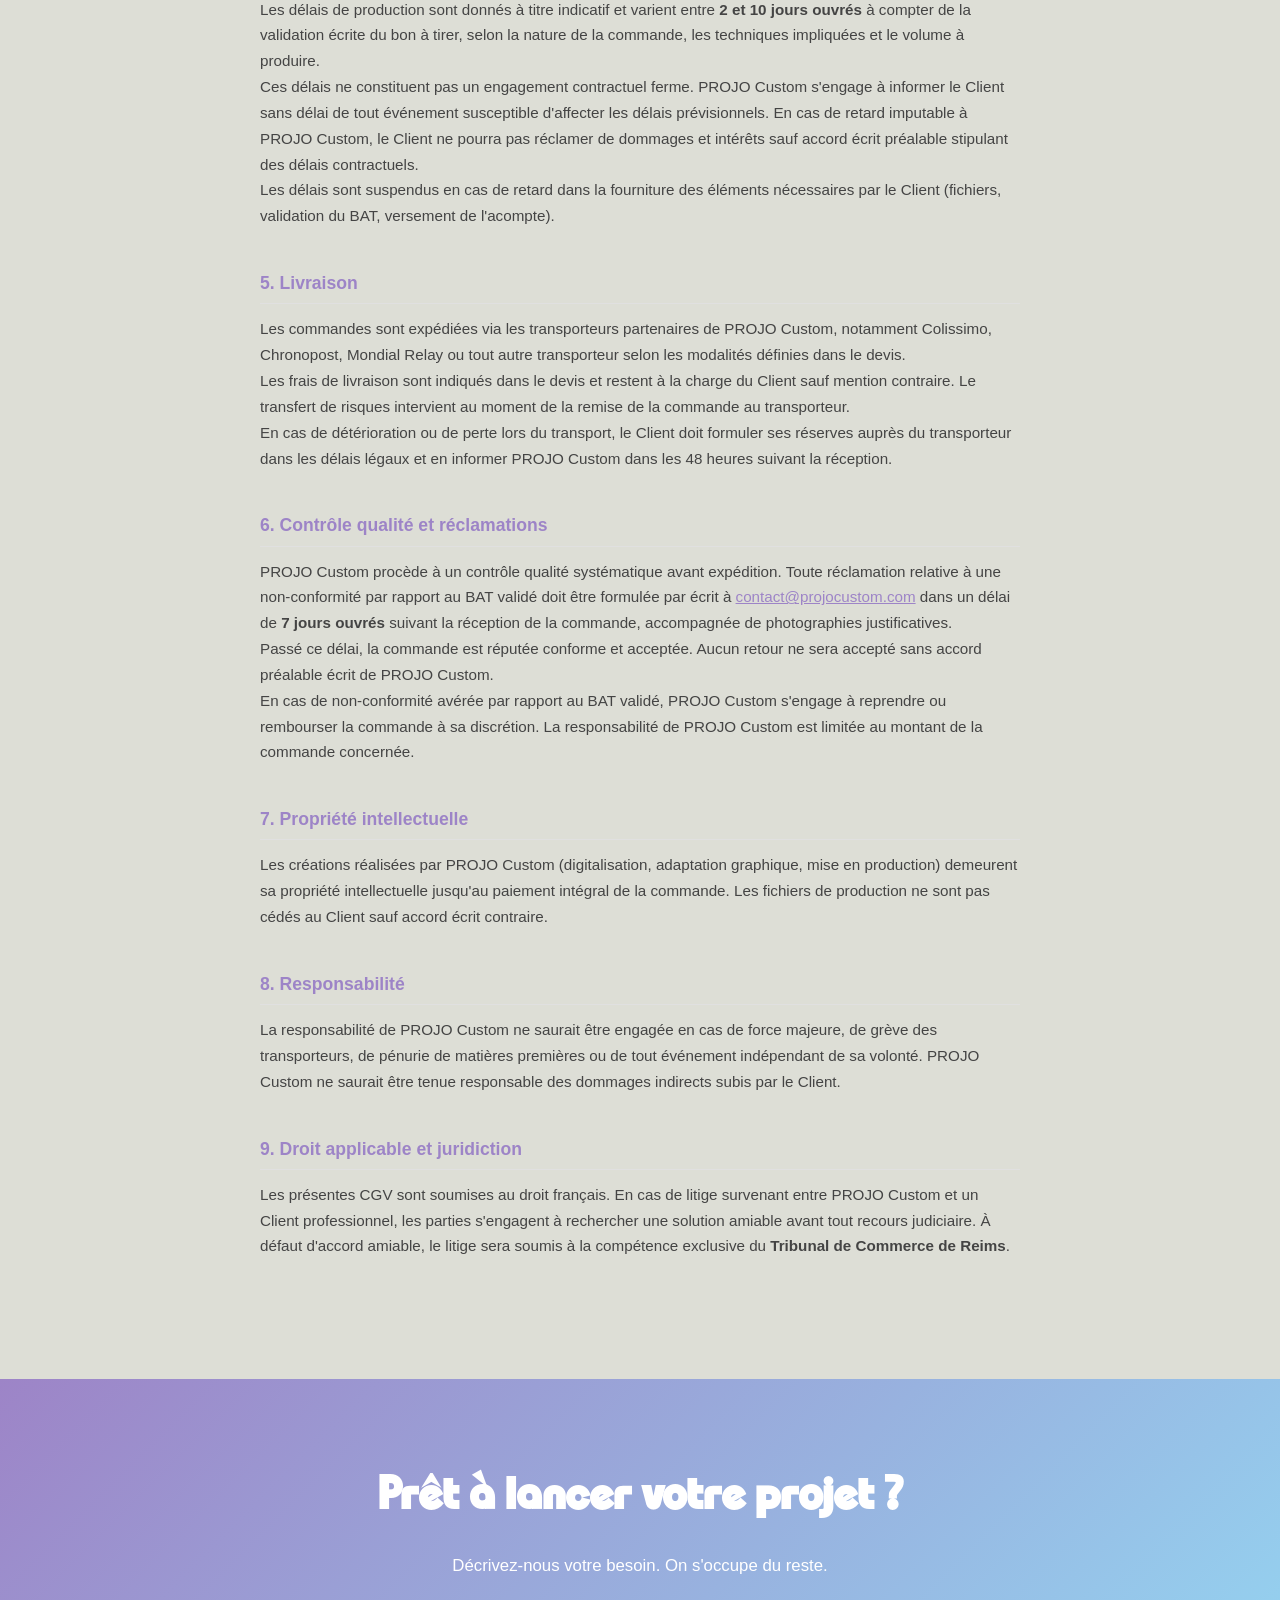
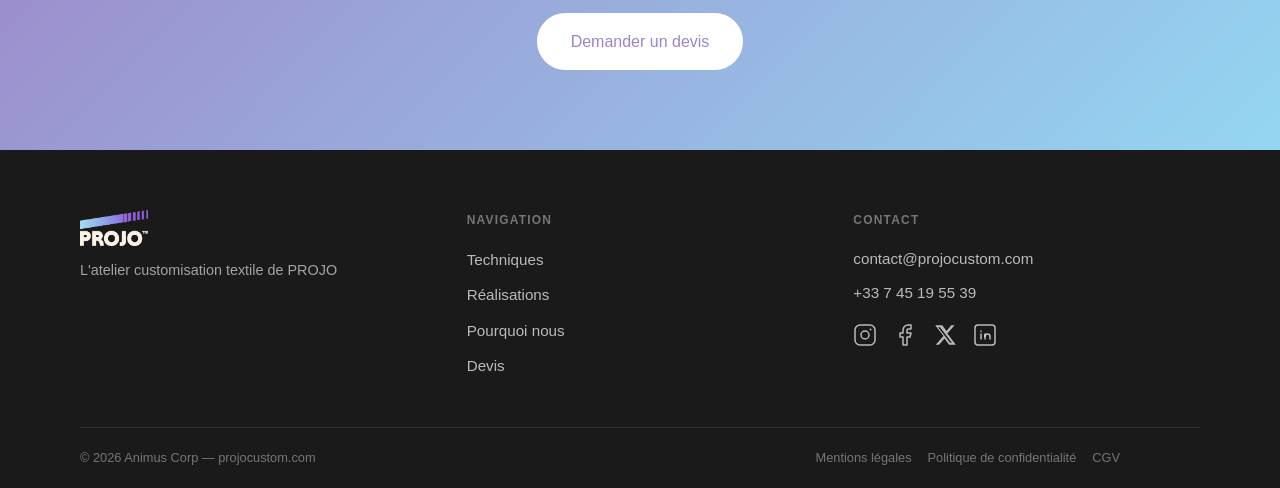
<file: cgv.html>
<!DOCTYPE html>
<html lang="fr">
<head>
  <meta charset="UTF-8">
  <meta name="viewport" content="width=device-width, initial-scale=1.0">
  <title>CGV — PROJO Custom</title>
  <meta name="robots" content="noindex, nofollow">
  <link rel="icon" type="image/jpeg" href="assets/logo/Favicon Projo.jpeg">
  <link rel="apple-touch-icon" href="assets/logo/Favicon Projo.jpeg">
  <link rel="stylesheet" href="style.css">
</head>
<body>

  <!-- NAV -->
  <nav class="nav" id="nav">
    <div class="container">
      <div class="nav__inner">
        <a href="index.html" aria-label="Accueil PROJO Custom">
          <img src="assets/logo/Logo_Projo_fond_blanc.png" alt="PROJO Custom" class="nav__logo" loading="lazy">
        </a>
        <ul class="nav__links">
          <li><a href="index.html#techniques">Techniques</a></li>
          <li><a href="index.html#galerie">Réalisations</a></li>
          <li><a href="index.html#pourquoi">Pourquoi nous</a></li>
          <li><a href="index.html#formulaire">Devis</a></li>
        </ul>
        <a href="index.html#formulaire" class="btn-primary nav__cta">Demander un devis</a>
        <button class="nav__hamburger" id="hamburger" aria-label="Ouvrir le menu" aria-expanded="false">
          <svg xmlns="http://www.w3.org/2000/svg" width="24" height="24" viewBox="0 0 24 24" fill="none" stroke="currentColor" stroke-width="2" stroke-linecap="round" stroke-linejoin="round" aria-hidden="true">
            <line x1="3" y1="6" x2="21" y2="6"/>
            <line x1="3" y1="12" x2="21" y2="12"/>
            <line x1="3" y1="18" x2="21" y2="18"/>
          </svg>
        </button>
      </div>
    </div>
    <div class="nav__mobile-overlay" id="mobile-overlay" aria-hidden="true" role="dialog" aria-label="Menu de navigation">
      <button class="nav__mobile-close" id="mobile-close" aria-label="Fermer le menu">&times;</button>
      <ul class="nav__mobile-links">
        <li><a href="index.html#techniques">Techniques</a></li>
        <li><a href="index.html#galerie">Réalisations</a></li>
        <li><a href="index.html#pourquoi">Pourquoi nous</a></li>
        <li><a href="index.html#formulaire">Devis</a></li>
      </ul>
      <a href="index.html#formulaire" class="btn-outline">Demander un devis</a>
    </div>
  </nav>

  <!-- CGV -->
  <main class="legal-page">
  <div class="legal-container">

    <h1>Conditions Générales de Vente</h1>
    <p class="legal-update">Dernière mise à jour : avril 2026</p>

    <section class="legal-section">
      <h2>Préambule</h2>
      <p>Les présentes Conditions Générales de Vente (CGV) régissent l'ensemble des relations commerciales entre <strong>ANIMUS-CORP SAS</strong> (ci-après "PROJO Custom"), exploitant l'atelier de personnalisation textile accessible sur projocustom.com, et tout client professionnel ou particulier (ci-après "le Client") souhaitant bénéficier de ses services de broderie, impression DTF, fabrication de patches, étiquettes et packaging personnalisés.</p>
      <p>Toute commande implique l'acceptation sans réserve des présentes CGV, qui prévalent sur tout autre document du Client.</p>
    </section>

    <section class="legal-section">
      <h2>1. Processus de commande</h2>
      <p>Toute commande suit le processus suivant :</p>
      <ol>
        <li><strong>Demande de devis</strong> — le Client soumet sa demande via le formulaire en ligne ou par email. PROJO Custom s'engage à répondre sous 48 heures ouvrées.</li>
        <li><strong>Émission du devis</strong> — PROJO Custom adresse un devis détaillé précisant les techniques, supports, quantités, prix et délais indicatifs. Le devis est valable 30 jours à compter de sa date d'émission.</li>
        <li><strong>Validation du devis</strong> — le Client retourne le devis signé accompagné du versement de l'acompte prévu à l'article 3. Cette double validation vaut acceptation ferme de la commande.</li>
        <li><strong>Bon à tirer (BAT)</strong> — PROJO Custom soumet un bon à tirer au Client pour validation écrite avant tout lancement en production. Aucune production ne peut démarrer sans validation expresse du BAT par le Client.</li>
        <li><strong>Production</strong> — après validation du BAT, PROJO Custom procède à la fabrication dans son atelier.</li>
        <li><strong>Livraison</strong> — expédition selon les modalités définies à l'article 5.</li>
      </ol>
      <p>Toute modification demandée par le Client après validation du BAT pourra faire l'objet d'une facturation supplémentaire et d'un allongement des délais.</p>
    </section>

    <section class="legal-section">
      <h2>2. Fichiers et visuels fournis par le Client</h2>
      <p>Le Client est seul responsable des fichiers, visuels, logos et éléments graphiques qu'il transmet à PROJO Custom. Il garantit détenir tous les droits nécessaires sur ces éléments et dégage PROJO Custom de toute responsabilité en cas de contrefaçon ou de violation de droits de tiers.</p>
      <p>Les fichiers doivent être fournis dans un format compatible avec les techniques de production (vectoriel de préférence). PROJO Custom se réserve le droit de facturer des frais de préparation ou de digitalisation si les fichiers transmis nécessitent un traitement préalable.</p>
    </section>

    <section class="legal-section">
      <h2>3. Prix et conditions de paiement</h2>
      <p>Les prix sont indiqués en euros hors taxes (HT). La TVA applicable est ajoutée au taux en vigueur au jour de la facturation.</p>
      <p>Les conditions de paiement standard sont les suivantes :</p>
      <ul>
        <li><strong>Acompte de 30%</strong> du montant total TTC à la validation du devis et du BAT</li>
        <li><strong>Solde de 70%</strong> à réception de la commande ou selon les modalités convenues dans le devis</li>
      </ul>
      <p>Des conditions particulières peuvent être convenues par écrit pour les clients réguliers ou les commandes importantes. Tout retard de paiement entraîne l'application de pénalités égales à 3 fois le taux d'intérêt légal en vigueur, ainsi qu'une indemnité forfaitaire pour frais de recouvrement de 40 € conformément à l'article L.441-10 du Code de commerce.</p>
    </section>

    <section class="legal-section">
      <h2>4. Délais de production</h2>
      <p>Les délais de production sont donnés à titre indicatif et varient entre <strong>2 et 10 jours ouvrés</strong> à compter de la validation écrite du bon à tirer, selon la nature de la commande, les techniques impliquées et le volume à produire.</p>
      <p>Ces délais ne constituent pas un engagement contractuel ferme. PROJO Custom s'engage à informer le Client sans délai de tout événement susceptible d'affecter les délais prévisionnels. En cas de retard imputable à PROJO Custom, le Client ne pourra pas réclamer de dommages et intérêts sauf accord écrit préalable stipulant des délais contractuels.</p>
      <p>Les délais sont suspendus en cas de retard dans la fourniture des éléments nécessaires par le Client (fichiers, validation du BAT, versement de l'acompte).</p>
    </section>

    <section class="legal-section">
      <h2>5. Livraison</h2>
      <p>Les commandes sont expédiées via les transporteurs partenaires de PROJO Custom, notamment Colissimo, Chronopost, Mondial Relay ou tout autre transporteur selon les modalités définies dans le devis.</p>
      <p>Les frais de livraison sont indiqués dans le devis et restent à la charge du Client sauf mention contraire. Le transfert de risques intervient au moment de la remise de la commande au transporteur.</p>
      <p>En cas de détérioration ou de perte lors du transport, le Client doit formuler ses réserves auprès du transporteur dans les délais légaux et en informer PROJO Custom dans les 48 heures suivant la réception.</p>
    </section>

    <section class="legal-section">
      <h2>6. Contrôle qualité et réclamations</h2>
      <p>PROJO Custom procède à un contrôle qualité systématique avant expédition. Toute réclamation relative à une non-conformité par rapport au BAT validé doit être formulée par écrit à <a href="mailto:contact@projocustom.com">contact@projocustom.com</a> dans un délai de <strong>7 jours ouvrés</strong> suivant la réception de la commande, accompagnée de photographies justificatives.</p>
      <p>Passé ce délai, la commande est réputée conforme et acceptée. Aucun retour ne sera accepté sans accord préalable écrit de PROJO Custom.</p>
      <p>En cas de non-conformité avérée par rapport au BAT validé, PROJO Custom s'engage à reprendre ou rembourser la commande à sa discrétion. La responsabilité de PROJO Custom est limitée au montant de la commande concernée.</p>
    </section>

    <section class="legal-section">
      <h2>7. Propriété intellectuelle</h2>
      <p>Les créations réalisées par PROJO Custom (digitalisation, adaptation graphique, mise en production) demeurent sa propriété intellectuelle jusqu'au paiement intégral de la commande. Les fichiers de production ne sont pas cédés au Client sauf accord écrit contraire.</p>
    </section>

    <section class="legal-section">
      <h2>8. Responsabilité</h2>
      <p>La responsabilité de PROJO Custom ne saurait être engagée en cas de force majeure, de grève des transporteurs, de pénurie de matières premières ou de tout événement indépendant de sa volonté. PROJO Custom ne saurait être tenue responsable des dommages indirects subis par le Client.</p>
    </section>

    <section class="legal-section">
      <h2>9. Droit applicable et juridiction</h2>
      <p>Les présentes CGV sont soumises au droit français. En cas de litige survenant entre PROJO Custom et un Client professionnel, les parties s'engagent à rechercher une solution amiable avant tout recours judiciaire. À défaut d'accord amiable, le litige sera soumis à la compétence exclusive du <strong>Tribunal de Commerce de Reims</strong>.</p>
    </section>

  </div>
</main>

  <!-- FOOTER -->
  <footer class="footer" id="footer">

    <div class="footer-cta">
      <div class="container">
        <h2 class="footer-cta__title">Prêt à lancer votre projet ?</h2>
        <p class="footer-cta__subtitle">Décrivez-nous votre besoin. On s'occupe du reste.</p>
        <a href="index.html#formulaire" class="btn-outline">Demander un devis</a>
      </div>
    </div>

    <div class="footer-bottom">
      <div class="container">
        <div class="footer-bottom__grid">

          <div class="footer-col">
            <img src="assets/logo/Logo_Projo_fond_noir.png" alt="PROJO Custom" class="footer-col__logo" loading="lazy">
            <p class="footer-col__baseline">L'atelier customisation textile de PROJO</p>
          </div>

          <div class="footer-col">
            <p class="footer-col__heading">Navigation</p>
            <ul class="footer-col__links">
              <li><a href="index.html#techniques">Techniques</a></li>
              <li><a href="index.html#galerie">Réalisations</a></li>
              <li><a href="index.html#pourquoi">Pourquoi nous</a></li>
              <li><a href="index.html#formulaire">Devis</a></li>
            </ul>
          </div>

          <div class="footer-col">
            <p class="footer-col__heading">Contact</p>
            <div class="footer-col__contact">
              <a href="mailto:contact@projocustom.com">contact@projocustom.com</a>
              <a href="tel:+33745195539">+33 7 45 19 55 39</a>
              <div class="footer-social">
                <a href="#" aria-label="Instagram PROJO Custom">
                  <svg xmlns="http://www.w3.org/2000/svg" width="24" height="24" viewBox="0 0 24 24" fill="none" stroke="currentColor" stroke-width="1.5" stroke-linecap="round" stroke-linejoin="round" aria-hidden="true">
                    <rect x="2" y="2" width="20" height="20" rx="5" ry="5"/>
                    <circle cx="12" cy="12" r="4"/>
                    <circle cx="17.5" cy="6.5" r="1" fill="currentColor" stroke="none"/>
                  </svg>
                </a>
                <a href="#" aria-label="Facebook PROJO Custom">
                  <svg xmlns="http://www.w3.org/2000/svg" width="24" height="24" viewBox="0 0 24 24" fill="none" stroke="currentColor" stroke-width="1.5" stroke-linecap="round" stroke-linejoin="round" aria-hidden="true">
                    <path d="M18 2h-3a5 5 0 0 0-5 5v3H7v4h3v8h4v-8h3l1-4h-4V7a1 1 0 0 1 1-1h3z"/>
                  </svg>
                </a>
                <a href="#" aria-label="X (Twitter) PROJO Custom">
                  <svg xmlns="http://www.w3.org/2000/svg" width="24" height="24" viewBox="0 0 24 24" fill="currentColor" aria-hidden="true">
                    <path d="M18.244 2.25h3.308l-7.227 8.26 8.502 11.24H16.17l-4.714-6.231-5.401 6.231H2.744l7.73-8.835L2.25 2.25h6.978l4.263 5.636zm-1.161 17.52h1.833L7.084 4.126H5.117z"/>
                  </svg>
                </a>
                <a href="#" aria-label="LinkedIn PROJO Custom">
                  <svg xmlns="http://www.w3.org/2000/svg" width="24" height="24" viewBox="0 0 24 24" fill="none" stroke="currentColor" stroke-width="1.5" stroke-linecap="round" stroke-linejoin="round" aria-hidden="true">
                    <rect x="2" y="2" width="20" height="20" rx="3"/>
                    <line x1="8" y1="11" x2="8" y2="16"/>
                    <line x1="8" y1="8" x2="8" y2="8.5"/>
                    <line x1="12" y1="16" x2="12" y2="11"/>
                    <path d="M12 13.5a2.5 2.5 0 0 1 5 0V16"/>
                  </svg>
                </a>
              </div>
            </div>
          </div>

        </div>

        <div class="footer-legal">
          <span>© 2026 Animus Corp — projocustom.com</span>
          <div class="footer-legal__links">
            <a href="mentions-legales.html">Mentions légales</a>
            <a href="politique-confidentialite.html">Politique de confidentialité</a>
            <a href="cgv.html">CGV</a>
          </div>
        </div>
      </div>
    </div>

  </footer>

<div class="wa-widget" id="wa-widget">
    <div class="wa-bubble" id="wa-bubble" aria-hidden="true" role="dialog" aria-label="Chat WhatsApp">
      <div class="wa-bubble__header">
        <div class="wa-bubble__header-left">
          <div class="wa-bubble__avatar" aria-hidden="true">
            <svg xmlns="http://www.w3.org/2000/svg" width="22" height="22" viewBox="0 0 24 24" fill="currentColor"><path d="M17.472 14.382c-.297-.149-1.758-.867-2.03-.967-.273-.099-.471-.148-.67.15-.197.297-.767.966-.94 1.164-.173.199-.347.223-.644.075-.297-.15-1.255-.463-2.39-1.475-.883-.788-1.48-1.761-1.653-2.059-.173-.297-.018-.458.13-.606.134-.133.298-.347.446-.52.149-.174.198-.298.298-.497.099-.198.05-.371-.025-.52-.075-.149-.669-1.612-.916-2.207-.242-.579-.487-.5-.669-.51a12.8 12.8 0 0 0-.57-.01c-.198 0-.52.074-.792.372-.272.297-1.04 1.016-1.04 2.479 0 1.462 1.065 2.875 1.213 3.074.149.198 2.096 3.2 5.077 4.487.709.306 1.262.489 1.694.625.712.227 1.36.195 1.871.118.571-.085 1.758-.719 2.006-1.413.248-.694.248-1.289.173-1.413-.074-.124-.272-.198-.57-.347m-5.421 7.403h-.004a9.87 9.87 0 0 1-5.031-1.378l-.361-.214-3.741.982.998-3.648-.235-.374a9.86 9.86 0 0 1-1.51-5.26c.001-5.45 4.436-9.884 9.888-9.884 2.64 0 5.122 1.03 6.988 2.898a9.825 9.825 0 0 1 2.893 6.994c-.003 5.45-4.437 9.884-9.885 9.884m8.413-18.297A11.815 11.815 0 0 0 12.05 0C5.495 0 .16 5.335.157 11.892c0 2.096.547 4.142 1.588 5.945L.057 24l6.305-1.654a11.882 11.882 0 0 0 5.683 1.448h.005c6.554 0 11.89-5.335 11.893-11.893a11.821 11.821 0 0 0-3.48-8.413Z"/></svg>
          </div>
          <div>
            <p class="wa-bubble__name">PROJO Custom</p>
            <p class="wa-bubble__status">Répond rapidement</p>
          </div>
        </div>
        <button class="wa-bubble__close" id="wa-close" aria-label="Fermer">
          <svg xmlns="http://www.w3.org/2000/svg" width="18" height="18" viewBox="0 0 24 24" fill="currentColor"><path d="M19 6.41L17.59 5 12 10.59 6.41 5 5 6.41 10.59 12 5 17.59 6.41 19 12 13.41 17.59 19 19 17.59 13.41 12z"/></svg>
        </button>
      </div>
      <div class="wa-bubble__chat">
        <div class="wa-bubble__msg-bubble">Bonjour 👋 Une question sur votre projet de customisation ? Écrivez-nous !</div>
      </div>
      <div class="wa-bubble__compose">
        <input type="text" class="wa-bubble__input" id="wa-input" placeholder="Écrire un message…" value="Bonjour PROJO Custom, j'ai une question sur un projet de customisation">
        <a class="wa-bubble__send" id="wa-send" href="https://wa.me/33745195539" target="_blank" rel="noopener noreferrer" aria-label="Envoyer sur WhatsApp">
          <svg xmlns="http://www.w3.org/2000/svg" width="20" height="20" viewBox="0 0 24 24" fill="currentColor"><path d="M2.01 21L23 12 2.01 3 2 10l15 2-15 2z"/></svg>
        </a>
      </div>
    </div>
    <button class="wa-fab" id="wa-fab" aria-label="Ouvrir le chat WhatsApp" aria-expanded="false">
      <svg xmlns="http://www.w3.org/2000/svg" width="28" height="28" viewBox="0 0 24 24" fill="currentColor" aria-hidden="true"><path d="M17.472 14.382c-.297-.149-1.758-.867-2.03-.967-.273-.099-.471-.148-.67.15-.197.297-.767.966-.94 1.164-.173.199-.347.223-.644.075-.297-.15-1.255-.463-2.39-1.475-.883-.788-1.48-1.761-1.653-2.059-.173-.297-.018-.458.13-.606.134-.133.298-.347.446-.52.149-.174.198-.298.298-.497.099-.198.05-.371-.025-.52-.075-.149-.669-1.612-.916-2.207-.242-.579-.487-.5-.669-.51a12.8 12.8 0 0 0-.57-.01c-.198 0-.52.074-.792.372-.272.297-1.04 1.016-1.04 2.479 0 1.462 1.065 2.875 1.213 3.074.149.198 2.096 3.2 5.077 4.487.709.306 1.262.489 1.694.625.712.227 1.36.195 1.871.118.571-.085 1.758-.719 2.006-1.413.248-.694.248-1.289.173-1.413-.074-.124-.272-.198-.57-.347m-5.421 7.403h-.004a9.87 9.87 0 0 1-5.031-1.378l-.361-.214-3.741.982.998-3.648-.235-.374a9.86 9.86 0 0 1-1.51-5.26c.001-5.45 4.436-9.884 9.888-9.884 2.64 0 5.122 1.03 6.988 2.898a9.825 9.825 0 0 1 2.893 6.994c-.003 5.45-4.437 9.884-9.885 9.884m8.413-18.297A11.815 11.815 0 0 0 12.05 0C5.495 0 .16 5.335.157 11.892c0 2.096.547 4.142 1.588 5.945L.057 24l6.305-1.654a11.882 11.882 0 0 0 5.683 1.448h.005c6.554 0 11.89-5.335 11.893-11.893a11.821 11.821 0 0 0-3.48-8.413Z"/></svg>
    </button>
  </div>

  <script src="script.js"></script>
</body>
</html>
</file>
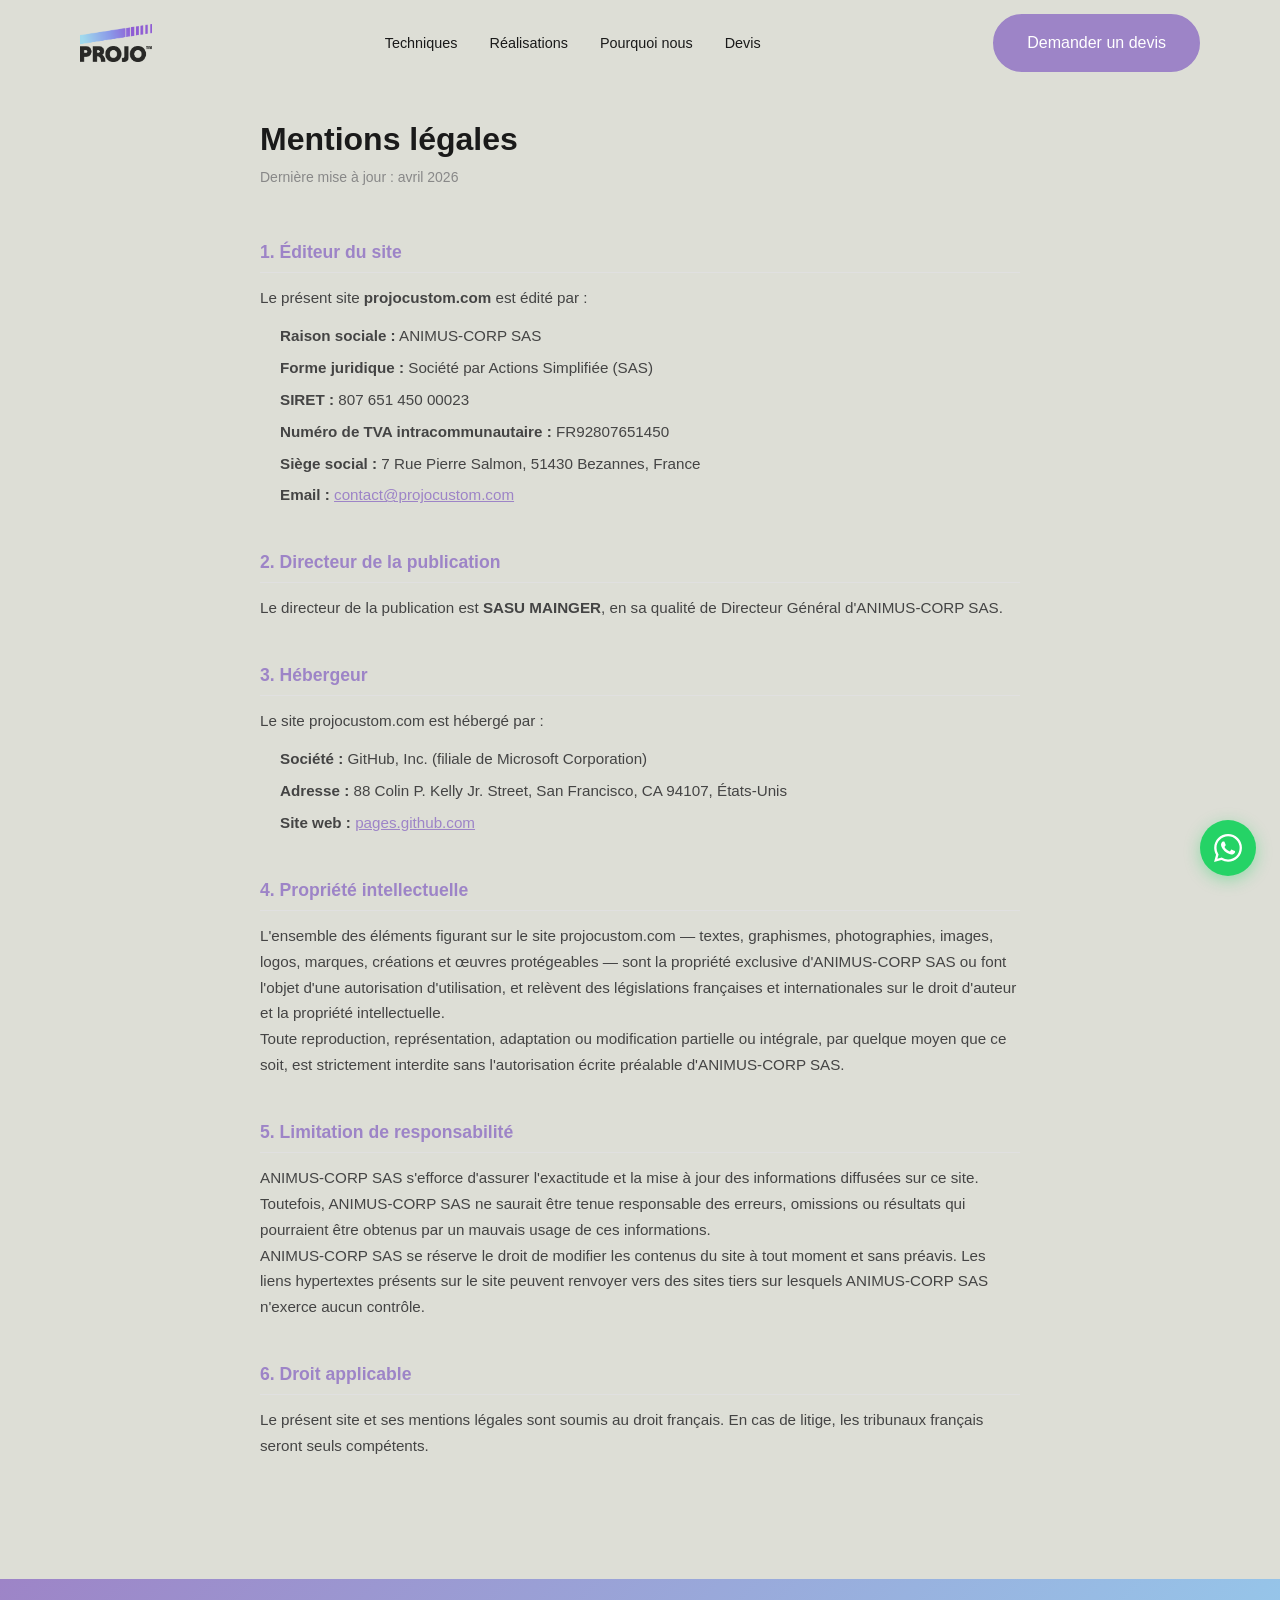
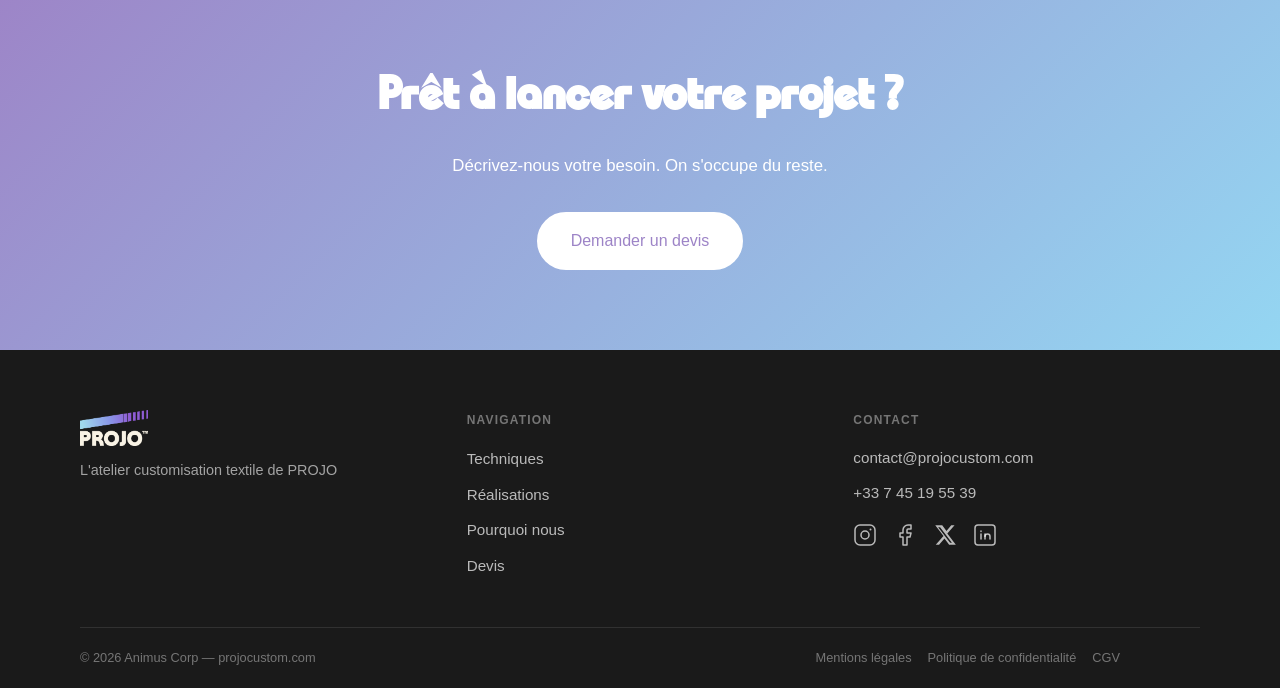
<file: mentions-legales.html>
<!DOCTYPE html>
<html lang="fr">
<head>
  <meta charset="UTF-8">
  <meta name="viewport" content="width=device-width, initial-scale=1.0">
  <title>Mentions légales — PROJO Custom</title>
  <meta name="robots" content="noindex, nofollow">
  <link rel="icon" type="image/jpeg" href="assets/logo/Favicon Projo.jpeg">
  <link rel="apple-touch-icon" href="assets/logo/Favicon Projo.jpeg">
  <link rel="stylesheet" href="style.css">
</head>
<body>

  <!-- NAV -->
  <nav class="nav" id="nav">
    <div class="container">
      <div class="nav__inner">
        <a href="index.html" aria-label="Accueil PROJO Custom">
          <img src="assets/logo/Logo_Projo_fond_blanc.png" alt="PROJO Custom" class="nav__logo" loading="lazy">
        </a>
        <ul class="nav__links">
          <li><a href="index.html#techniques">Techniques</a></li>
          <li><a href="index.html#galerie">Réalisations</a></li>
          <li><a href="index.html#pourquoi">Pourquoi nous</a></li>
          <li><a href="index.html#formulaire">Devis</a></li>
        </ul>
        <a href="index.html#formulaire" class="btn-primary nav__cta">Demander un devis</a>
        <button class="nav__hamburger" id="hamburger" aria-label="Ouvrir le menu" aria-expanded="false">
          <svg xmlns="http://www.w3.org/2000/svg" width="24" height="24" viewBox="0 0 24 24" fill="none" stroke="currentColor" stroke-width="2" stroke-linecap="round" stroke-linejoin="round" aria-hidden="true">
            <line x1="3" y1="6" x2="21" y2="6"/>
            <line x1="3" y1="12" x2="21" y2="12"/>
            <line x1="3" y1="18" x2="21" y2="18"/>
          </svg>
        </button>
      </div>
    </div>
    <div class="nav__mobile-overlay" id="mobile-overlay" aria-hidden="true" role="dialog" aria-label="Menu de navigation">
      <button class="nav__mobile-close" id="mobile-close" aria-label="Fermer le menu">&times;</button>
      <ul class="nav__mobile-links">
        <li><a href="index.html#techniques">Techniques</a></li>
        <li><a href="index.html#galerie">Réalisations</a></li>
        <li><a href="index.html#pourquoi">Pourquoi nous</a></li>
        <li><a href="index.html#formulaire">Devis</a></li>
      </ul>
      <a href="index.html#formulaire" class="btn-outline">Demander un devis</a>
    </div>
  </nav>

  <!-- MENTIONS LÉGALES -->
  <main class="legal-page">
  <div class="legal-container">

    <h1>Mentions légales</h1>
    <p class="legal-update">Dernière mise à jour : avril 2026</p>

    <section class="legal-section">
      <h2>1. Éditeur du site</h2>
      <p>Le présent site <strong>projocustom.com</strong> est édité par :</p>
      <ul>
        <li><strong>Raison sociale :</strong> ANIMUS-CORP SAS</li>
        <li><strong>Forme juridique :</strong> Société par Actions Simplifiée (SAS)</li>
        <li><strong>SIRET :</strong> 807 651 450 00023</li>
        <li><strong>Numéro de TVA intracommunautaire :</strong> FR92807651450</li>
        <li><strong>Siège social :</strong> 7 Rue Pierre Salmon, 51430 Bezannes, France</li>
        <li><strong>Email :</strong> <a href="mailto:contact@projocustom.com">contact@projocustom.com</a></li>
      </ul>
    </section>

    <section class="legal-section">
      <h2>2. Directeur de la publication</h2>
      <p>Le directeur de la publication est <strong>SASU MAINGER</strong>, en sa qualité de Directeur Général d'ANIMUS-CORP SAS.</p>
    </section>

    <section class="legal-section">
      <h2>3. Hébergeur</h2>
      <p>Le site projocustom.com est hébergé par :</p>
      <ul>
        <li><strong>Société :</strong> GitHub, Inc. (filiale de Microsoft Corporation)</li>
        <li><strong>Adresse :</strong> 88 Colin P. Kelly Jr. Street, San Francisco, CA 94107, États-Unis</li>
        <li><strong>Site web :</strong> <a href="https://pages.github.com" target="_blank" rel="noopener">pages.github.com</a></li>
      </ul>
    </section>

    <section class="legal-section">
      <h2>4. Propriété intellectuelle</h2>
      <p>L'ensemble des éléments figurant sur le site projocustom.com — textes, graphismes, photographies, images, logos, marques, créations et œuvres protégeables — sont la propriété exclusive d'ANIMUS-CORP SAS ou font l'objet d'une autorisation d'utilisation, et relèvent des législations françaises et internationales sur le droit d'auteur et la propriété intellectuelle.</p>
      <p>Toute reproduction, représentation, adaptation ou modification partielle ou intégrale, par quelque moyen que ce soit, est strictement interdite sans l'autorisation écrite préalable d'ANIMUS-CORP SAS.</p>
    </section>

    <section class="legal-section">
      <h2>5. Limitation de responsabilité</h2>
      <p>ANIMUS-CORP SAS s'efforce d'assurer l'exactitude et la mise à jour des informations diffusées sur ce site. Toutefois, ANIMUS-CORP SAS ne saurait être tenue responsable des erreurs, omissions ou résultats qui pourraient être obtenus par un mauvais usage de ces informations.</p>
      <p>ANIMUS-CORP SAS se réserve le droit de modifier les contenus du site à tout moment et sans préavis. Les liens hypertextes présents sur le site peuvent renvoyer vers des sites tiers sur lesquels ANIMUS-CORP SAS n'exerce aucun contrôle.</p>
    </section>

    <section class="legal-section">
      <h2>6. Droit applicable</h2>
      <p>Le présent site et ses mentions légales sont soumis au droit français. En cas de litige, les tribunaux français seront seuls compétents.</p>
    </section>

  </div>
</main>

  <!-- FOOTER -->
  <footer class="footer" id="footer">

    <div class="footer-cta">
      <div class="container">
        <h2 class="footer-cta__title">Prêt à lancer votre projet ?</h2>
        <p class="footer-cta__subtitle">Décrivez-nous votre besoin. On s'occupe du reste.</p>
        <a href="index.html#formulaire" class="btn-outline">Demander un devis</a>
      </div>
    </div>

    <div class="footer-bottom">
      <div class="container">
        <div class="footer-bottom__grid">

          <div class="footer-col">
            <img src="assets/logo/Logo_Projo_fond_noir.png" alt="PROJO Custom" class="footer-col__logo" loading="lazy">
            <p class="footer-col__baseline">L'atelier customisation textile de PROJO</p>
          </div>

          <div class="footer-col">
            <p class="footer-col__heading">Navigation</p>
            <ul class="footer-col__links">
              <li><a href="index.html#techniques">Techniques</a></li>
              <li><a href="index.html#galerie">Réalisations</a></li>
              <li><a href="index.html#pourquoi">Pourquoi nous</a></li>
              <li><a href="index.html#formulaire">Devis</a></li>
            </ul>
          </div>

          <div class="footer-col">
            <p class="footer-col__heading">Contact</p>
            <div class="footer-col__contact">
              <a href="mailto:contact@projocustom.com">contact@projocustom.com</a>
              <a href="tel:+33745195539">+33 7 45 19 55 39</a>
              <div class="footer-social">
                <a href="#" aria-label="Instagram PROJO Custom">
                  <svg xmlns="http://www.w3.org/2000/svg" width="24" height="24" viewBox="0 0 24 24" fill="none" stroke="currentColor" stroke-width="1.5" stroke-linecap="round" stroke-linejoin="round" aria-hidden="true">
                    <rect x="2" y="2" width="20" height="20" rx="5" ry="5"/>
                    <circle cx="12" cy="12" r="4"/>
                    <circle cx="17.5" cy="6.5" r="1" fill="currentColor" stroke="none"/>
                  </svg>
                </a>
                <a href="#" aria-label="Facebook PROJO Custom">
                  <svg xmlns="http://www.w3.org/2000/svg" width="24" height="24" viewBox="0 0 24 24" fill="none" stroke="currentColor" stroke-width="1.5" stroke-linecap="round" stroke-linejoin="round" aria-hidden="true">
                    <path d="M18 2h-3a5 5 0 0 0-5 5v3H7v4h3v8h4v-8h3l1-4h-4V7a1 1 0 0 1 1-1h3z"/>
                  </svg>
                </a>
                <a href="#" aria-label="X (Twitter) PROJO Custom">
                  <svg xmlns="http://www.w3.org/2000/svg" width="24" height="24" viewBox="0 0 24 24" fill="currentColor" aria-hidden="true">
                    <path d="M18.244 2.25h3.308l-7.227 8.26 8.502 11.24H16.17l-4.714-6.231-5.401 6.231H2.744l7.73-8.835L2.25 2.25h6.978l4.263 5.636zm-1.161 17.52h1.833L7.084 4.126H5.117z"/>
                  </svg>
                </a>
                <a href="#" aria-label="LinkedIn PROJO Custom">
                  <svg xmlns="http://www.w3.org/2000/svg" width="24" height="24" viewBox="0 0 24 24" fill="none" stroke="currentColor" stroke-width="1.5" stroke-linecap="round" stroke-linejoin="round" aria-hidden="true">
                    <rect x="2" y="2" width="20" height="20" rx="3"/>
                    <line x1="8" y1="11" x2="8" y2="16"/>
                    <line x1="8" y1="8" x2="8" y2="8.5"/>
                    <line x1="12" y1="16" x2="12" y2="11"/>
                    <path d="M12 13.5a2.5 2.5 0 0 1 5 0V16"/>
                  </svg>
                </a>
              </div>
            </div>
          </div>

        </div>

        <div class="footer-legal">
          <span>© 2026 Animus Corp — projocustom.com</span>
          <div class="footer-legal__links">
            <a href="mentions-legales.html">Mentions légales</a>
            <a href="politique-confidentialite.html">Politique de confidentialité</a>
            <a href="cgv.html">CGV</a>
          </div>
        </div>
      </div>
    </div>

  </footer>

<div class="wa-widget" id="wa-widget">
    <div class="wa-bubble" id="wa-bubble" aria-hidden="true" role="dialog" aria-label="Chat WhatsApp">
      <div class="wa-bubble__header">
        <div class="wa-bubble__header-left">
          <div class="wa-bubble__avatar" aria-hidden="true">
            <svg xmlns="http://www.w3.org/2000/svg" width="22" height="22" viewBox="0 0 24 24" fill="currentColor"><path d="M17.472 14.382c-.297-.149-1.758-.867-2.03-.967-.273-.099-.471-.148-.67.15-.197.297-.767.966-.94 1.164-.173.199-.347.223-.644.075-.297-.15-1.255-.463-2.39-1.475-.883-.788-1.48-1.761-1.653-2.059-.173-.297-.018-.458.13-.606.134-.133.298-.347.446-.52.149-.174.198-.298.298-.497.099-.198.05-.371-.025-.52-.075-.149-.669-1.612-.916-2.207-.242-.579-.487-.5-.669-.51a12.8 12.8 0 0 0-.57-.01c-.198 0-.52.074-.792.372-.272.297-1.04 1.016-1.04 2.479 0 1.462 1.065 2.875 1.213 3.074.149.198 2.096 3.2 5.077 4.487.709.306 1.262.489 1.694.625.712.227 1.36.195 1.871.118.571-.085 1.758-.719 2.006-1.413.248-.694.248-1.289.173-1.413-.074-.124-.272-.198-.57-.347m-5.421 7.403h-.004a9.87 9.87 0 0 1-5.031-1.378l-.361-.214-3.741.982.998-3.648-.235-.374a9.86 9.86 0 0 1-1.51-5.26c.001-5.45 4.436-9.884 9.888-9.884 2.64 0 5.122 1.03 6.988 2.898a9.825 9.825 0 0 1 2.893 6.994c-.003 5.45-4.437 9.884-9.885 9.884m8.413-18.297A11.815 11.815 0 0 0 12.05 0C5.495 0 .16 5.335.157 11.892c0 2.096.547 4.142 1.588 5.945L.057 24l6.305-1.654a11.882 11.882 0 0 0 5.683 1.448h.005c6.554 0 11.89-5.335 11.893-11.893a11.821 11.821 0 0 0-3.48-8.413Z"/></svg>
          </div>
          <div>
            <p class="wa-bubble__name">PROJO Custom</p>
            <p class="wa-bubble__status">Répond rapidement</p>
          </div>
        </div>
        <button class="wa-bubble__close" id="wa-close" aria-label="Fermer">
          <svg xmlns="http://www.w3.org/2000/svg" width="18" height="18" viewBox="0 0 24 24" fill="currentColor"><path d="M19 6.41L17.59 5 12 10.59 6.41 5 5 6.41 10.59 12 5 17.59 6.41 19 12 13.41 17.59 19 19 17.59 13.41 12z"/></svg>
        </button>
      </div>
      <div class="wa-bubble__chat">
        <div class="wa-bubble__msg-bubble">Bonjour 👋 Une question sur votre projet de customisation ? Écrivez-nous !</div>
      </div>
      <div class="wa-bubble__compose">
        <input type="text" class="wa-bubble__input" id="wa-input" placeholder="Écrire un message…" value="Bonjour PROJO Custom, j'ai une question sur un projet de customisation">
        <a class="wa-bubble__send" id="wa-send" href="https://wa.me/33745195539" target="_blank" rel="noopener noreferrer" aria-label="Envoyer sur WhatsApp">
          <svg xmlns="http://www.w3.org/2000/svg" width="20" height="20" viewBox="0 0 24 24" fill="currentColor"><path d="M2.01 21L23 12 2.01 3 2 10l15 2-15 2z"/></svg>
        </a>
      </div>
    </div>
    <button class="wa-fab" id="wa-fab" aria-label="Ouvrir le chat WhatsApp" aria-expanded="false">
      <svg xmlns="http://www.w3.org/2000/svg" width="28" height="28" viewBox="0 0 24 24" fill="currentColor" aria-hidden="true"><path d="M17.472 14.382c-.297-.149-1.758-.867-2.03-.967-.273-.099-.471-.148-.67.15-.197.297-.767.966-.94 1.164-.173.199-.347.223-.644.075-.297-.15-1.255-.463-2.39-1.475-.883-.788-1.48-1.761-1.653-2.059-.173-.297-.018-.458.13-.606.134-.133.298-.347.446-.52.149-.174.198-.298.298-.497.099-.198.05-.371-.025-.52-.075-.149-.669-1.612-.916-2.207-.242-.579-.487-.5-.669-.51a12.8 12.8 0 0 0-.57-.01c-.198 0-.52.074-.792.372-.272.297-1.04 1.016-1.04 2.479 0 1.462 1.065 2.875 1.213 3.074.149.198 2.096 3.2 5.077 4.487.709.306 1.262.489 1.694.625.712.227 1.36.195 1.871.118.571-.085 1.758-.719 2.006-1.413.248-.694.248-1.289.173-1.413-.074-.124-.272-.198-.57-.347m-5.421 7.403h-.004a9.87 9.87 0 0 1-5.031-1.378l-.361-.214-3.741.982.998-3.648-.235-.374a9.86 9.86 0 0 1-1.51-5.26c.001-5.45 4.436-9.884 9.888-9.884 2.64 0 5.122 1.03 6.988 2.898a9.825 9.825 0 0 1 2.893 6.994c-.003 5.45-4.437 9.884-9.885 9.884m8.413-18.297A11.815 11.815 0 0 0 12.05 0C5.495 0 .16 5.335.157 11.892c0 2.096.547 4.142 1.588 5.945L.057 24l6.305-1.654a11.882 11.882 0 0 0 5.683 1.448h.005c6.554 0 11.89-5.335 11.893-11.893a11.821 11.821 0 0 0-3.48-8.413Z"/></svg>
    </button>
  </div>

  <script src="script.js"></script>
</body>
</html>
</file>
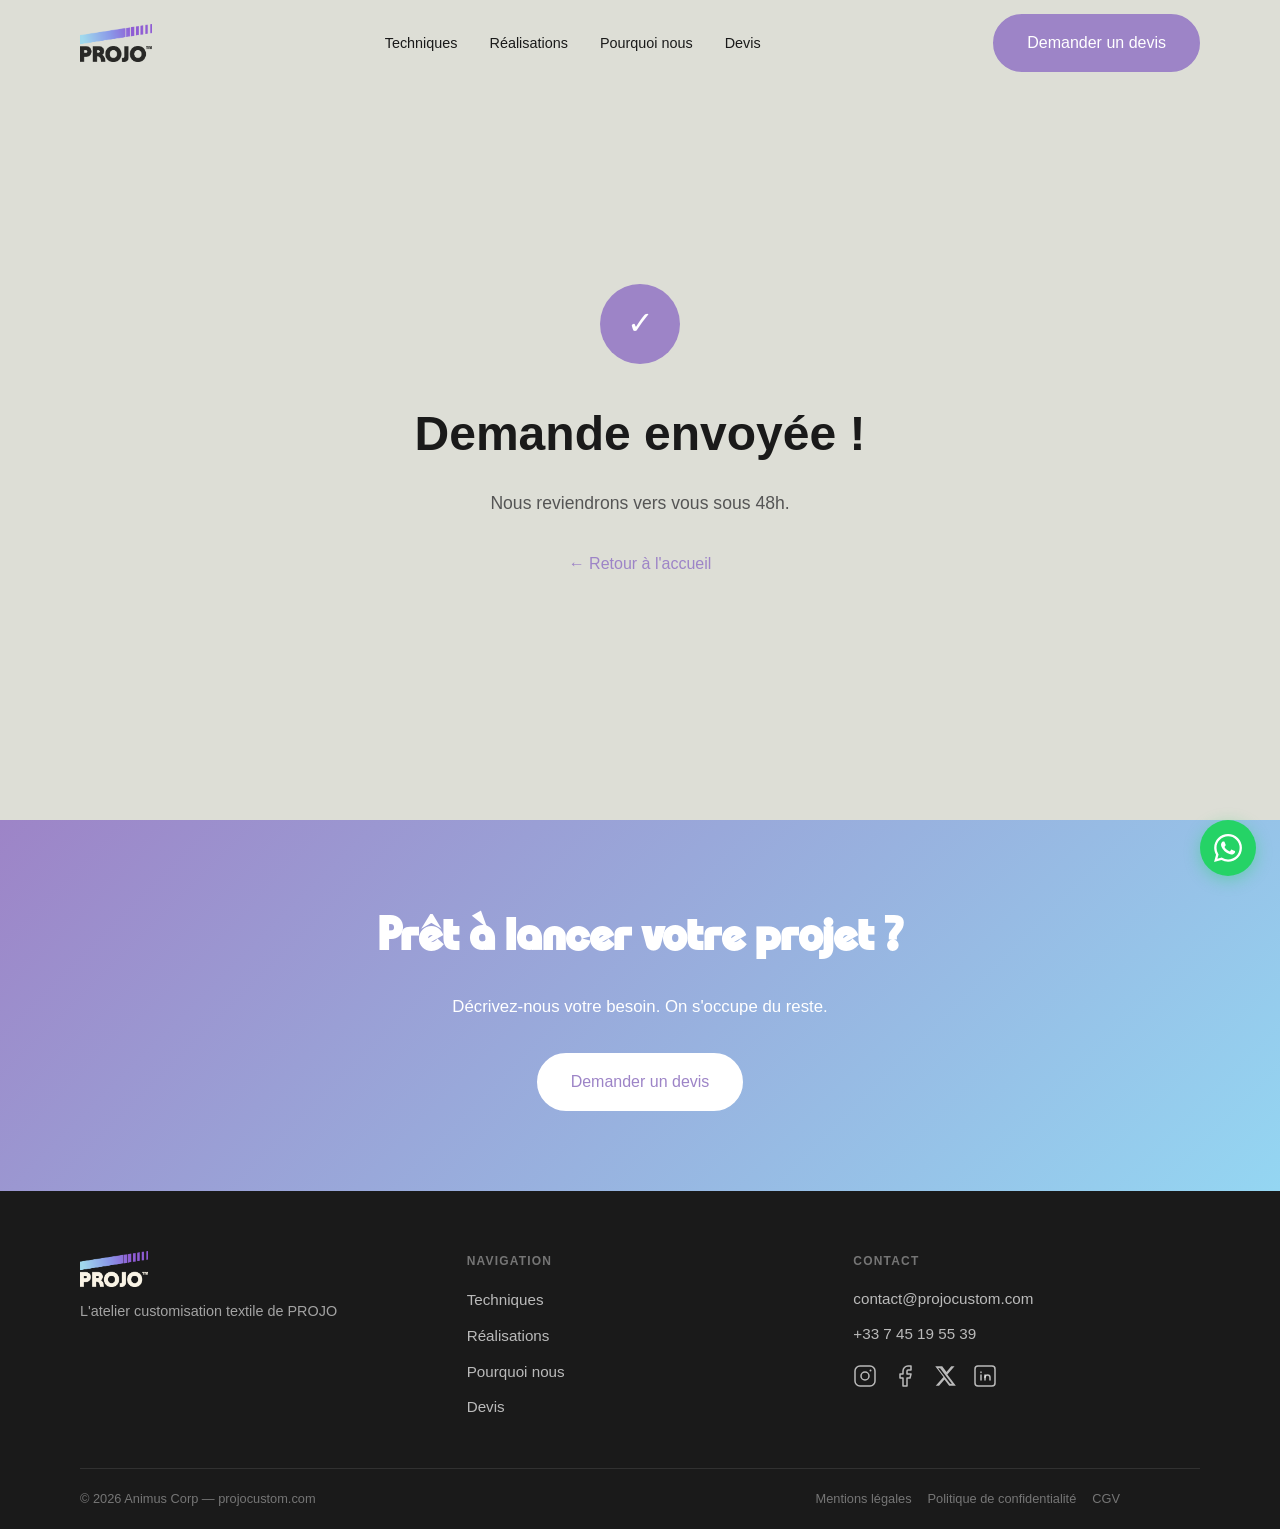
<file: merci.html>
<!DOCTYPE html>
<html lang="fr">
<head>
  <meta charset="UTF-8">
  <meta name="viewport" content="width=device-width, initial-scale=1.0">
  <title>Demande envoyée — PROJO Custom</title>
  <meta name="robots" content="noindex, nofollow">
  <link rel="icon" type="image/jpeg" href="assets/logo/Favicon Projo.jpeg">
  <link rel="apple-touch-icon" href="assets/logo/Favicon Projo.jpeg">
  <link rel="stylesheet" href="style.css">
</head>
<body>

  <!-- NAV -->
  <nav class="nav" id="nav">
    <div class="container">
      <div class="nav__inner">
        <a href="index.html" aria-label="Accueil PROJO Custom">
          <img src="assets/logo/Logo_Projo_fond_blanc.png" alt="PROJO Custom" class="nav__logo" loading="lazy">
        </a>
        <ul class="nav__links">
          <li><a href="index.html#techniques">Techniques</a></li>
          <li><a href="index.html#galerie">Réalisations</a></li>
          <li><a href="index.html#pourquoi">Pourquoi nous</a></li>
          <li><a href="index.html#formulaire">Devis</a></li>
        </ul>
        <a href="index.html#formulaire" class="btn-primary nav__cta">Demander un devis</a>
        <button class="nav__hamburger" id="hamburger" aria-label="Ouvrir le menu" aria-expanded="false">
          <svg xmlns="http://www.w3.org/2000/svg" width="24" height="24" viewBox="0 0 24 24" fill="none" stroke="currentColor" stroke-width="2" stroke-linecap="round" stroke-linejoin="round" aria-hidden="true">
            <line x1="3" y1="6" x2="21" y2="6"/>
            <line x1="3" y1="12" x2="21" y2="12"/>
            <line x1="3" y1="18" x2="21" y2="18"/>
          </svg>
        </button>
      </div>
    </div>

    <div class="nav__mobile-overlay" id="mobile-overlay" aria-hidden="true" role="dialog" aria-label="Menu de navigation">
      <button class="nav__mobile-close" id="mobile-close" aria-label="Fermer le menu">&times;</button>
      <ul class="nav__mobile-links">
        <li><a href="index.html#techniques">Techniques</a></li>
        <li><a href="index.html#galerie">Réalisations</a></li>
        <li><a href="index.html#pourquoi">Pourquoi nous</a></li>
        <li><a href="index.html#formulaire">Devis</a></li>
      </ul>
      <a href="index.html#formulaire" class="btn-outline">Demander un devis</a>
    </div>
  </nav>

  <!-- PAGE MERCI -->
  <main class="merci">
    <div class="merci__inner">
      <div class="merci__icon" aria-hidden="true">✓</div>
      <h1 class="merci__title">Demande envoyée !</h1>
      <p class="merci__body">Nous reviendrons vers vous sous 48h.</p>
      <a href="index.html" class="merci__back">← Retour à l'accueil</a>
    </div>
  </main>

  <!-- FOOTER -->
  <footer class="footer" id="footer">

    <div class="footer-cta">
      <div class="container">
        <h2 class="footer-cta__title">Prêt à lancer votre projet ?</h2>
        <p class="footer-cta__subtitle">Décrivez-nous votre besoin. On s'occupe du reste.</p>
        <a href="index.html#formulaire" class="btn-outline">Demander un devis</a>
      </div>
    </div>

    <div class="footer-bottom">
      <div class="container">
        <div class="footer-bottom__grid">

          <div class="footer-col">
            <img src="assets/logo/Logo_Projo_fond_noir.png" alt="PROJO Custom" class="footer-col__logo" loading="lazy">
            <p class="footer-col__baseline">L'atelier customisation textile de PROJO</p>
          </div>

          <div class="footer-col">
            <p class="footer-col__heading">Navigation</p>
            <ul class="footer-col__links">
              <li><a href="index.html#techniques">Techniques</a></li>
              <li><a href="index.html#galerie">Réalisations</a></li>
              <li><a href="index.html#pourquoi">Pourquoi nous</a></li>
              <li><a href="index.html#formulaire">Devis</a></li>
            </ul>
          </div>

          <div class="footer-col">
            <p class="footer-col__heading">Contact</p>
            <div class="footer-col__contact">
              <a href="mailto:contact@projocustom.com">contact@projocustom.com</a>
              <a href="tel:+33745195539">+33 7 45 19 55 39</a>
              <div class="footer-social">
                <a href="#" aria-label="Instagram PROJO Custom">
                  <svg xmlns="http://www.w3.org/2000/svg" width="24" height="24" viewBox="0 0 24 24" fill="none" stroke="currentColor" stroke-width="1.5" stroke-linecap="round" stroke-linejoin="round" aria-hidden="true">
                    <rect x="2" y="2" width="20" height="20" rx="5" ry="5"/>
                    <circle cx="12" cy="12" r="4"/>
                    <circle cx="17.5" cy="6.5" r="1" fill="currentColor" stroke="none"/>
                  </svg>
                </a>
                <a href="#" aria-label="Facebook PROJO Custom">
                  <svg xmlns="http://www.w3.org/2000/svg" width="24" height="24" viewBox="0 0 24 24" fill="none" stroke="currentColor" stroke-width="1.5" stroke-linecap="round" stroke-linejoin="round" aria-hidden="true">
                    <path d="M18 2h-3a5 5 0 0 0-5 5v3H7v4h3v8h4v-8h3l1-4h-4V7a1 1 0 0 1 1-1h3z"/>
                  </svg>
                </a>
                <a href="#" aria-label="X (Twitter) PROJO Custom">
                  <svg xmlns="http://www.w3.org/2000/svg" width="24" height="24" viewBox="0 0 24 24" fill="currentColor" aria-hidden="true">
                    <path d="M18.244 2.25h3.308l-7.227 8.26 8.502 11.24H16.17l-4.714-6.231-5.401 6.231H2.744l7.73-8.835L2.25 2.25h6.978l4.263 5.636zm-1.161 17.52h1.833L7.084 4.126H5.117z"/>
                  </svg>
                </a>
                <a href="#" aria-label="LinkedIn PROJO Custom">
                  <svg xmlns="http://www.w3.org/2000/svg" width="24" height="24" viewBox="0 0 24 24" fill="none" stroke="currentColor" stroke-width="1.5" stroke-linecap="round" stroke-linejoin="round" aria-hidden="true">
                    <rect x="2" y="2" width="20" height="20" rx="3"/>
                    <line x1="8" y1="11" x2="8" y2="16"/>
                    <line x1="8" y1="8" x2="8" y2="8.5"/>
                    <line x1="12" y1="16" x2="12" y2="11"/>
                    <path d="M12 13.5a2.5 2.5 0 0 1 5 0V16"/>
                  </svg>
                </a>
              </div>
            </div>
          </div>

        </div>

        <div class="footer-legal">
          <span>© 2026 Animus Corp — projocustom.com</span>
          <div class="footer-legal__links">
            <a href="mentions-legales.html">Mentions légales</a>
            <a href="politique-confidentialite.html">Politique de confidentialité</a>
            <a href="cgv.html">CGV</a>
          </div>
        </div>
      </div>
    </div>

  </footer>

  <!-- WhatsApp Widget -->
  <div class="wa-widget" id="wa-widget">
    <div class="wa-bubble" id="wa-bubble" aria-hidden="true" role="dialog" aria-label="Chat WhatsApp">
      <div class="wa-bubble__header">
        <div class="wa-bubble__header-left">
          <div class="wa-bubble__avatar" aria-hidden="true">
            <svg xmlns="http://www.w3.org/2000/svg" width="22" height="22" viewBox="0 0 24 24" fill="currentColor"><path d="M17.472 14.382c-.297-.149-1.758-.867-2.03-.967-.273-.099-.471-.148-.67.15-.197.297-.767.966-.94 1.164-.173.199-.347.223-.644.075-.297-.15-1.255-.463-2.39-1.475-.883-.788-1.48-1.761-1.653-2.059-.173-.297-.018-.458.13-.606.134-.133.298-.347.446-.52.149-.174.198-.298.298-.497.099-.198.05-.371-.025-.52-.075-.149-.669-1.612-.916-2.207-.242-.579-.487-.5-.669-.51a12.8 12.8 0 0 0-.57-.01c-.198 0-.52.074-.792.372-.272.297-1.04 1.016-1.04 2.479 0 1.462 1.065 2.875 1.213 3.074.149.198 2.096 3.2 5.077 4.487.709.306 1.262.489 1.694.625.712.227 1.36.195 1.871.118.571-.085 1.758-.719 2.006-1.413.248-.694.248-1.289.173-1.413-.074-.124-.272-.198-.57-.347m-5.421 7.403h-.004a9.87 9.87 0 0 1-5.031-1.378l-.361-.214-3.741.982.998-3.648-.235-.374a9.86 9.86 0 0 1-1.51-5.26c.001-5.45 4.436-9.884 9.888-9.884 2.64 0 5.122 1.03 6.988 2.898a9.825 9.825 0 0 1 2.893 6.994c-.003 5.45-4.437 9.884-9.885 9.884m8.413-18.297A11.815 11.815 0 0 0 12.05 0C5.495 0 .16 5.335.157 11.892c0 2.096.547 4.142 1.588 5.945L.057 24l6.305-1.654a11.882 11.882 0 0 0 5.683 1.448h.005c6.554 0 11.89-5.335 11.893-11.893a11.821 11.821 0 0 0-3.48-8.413Z"/></svg>
          </div>
          <div>
            <p class="wa-bubble__name">PROJO Custom</p>
            <p class="wa-bubble__status">Répond rapidement</p>
          </div>
        </div>
        <button class="wa-bubble__close" id="wa-close" aria-label="Fermer">
          <svg xmlns="http://www.w3.org/2000/svg" width="18" height="18" viewBox="0 0 24 24" fill="currentColor"><path d="M19 6.41L17.59 5 12 10.59 6.41 5 5 6.41 10.59 12 5 17.59 6.41 19 12 13.41 17.59 19 19 17.59 13.41 12z"/></svg>
        </button>
      </div>
      <div class="wa-bubble__chat">
        <div class="wa-bubble__msg-bubble">Bonjour 👋 Une question sur votre projet de customisation ? Écrivez-nous !</div>
      </div>
      <div class="wa-bubble__compose">
        <input type="text" class="wa-bubble__input" id="wa-input" placeholder="Écrire un message…" value="Bonjour PROJO Custom, j'ai une question sur un projet de customisation">
        <a class="wa-bubble__send" id="wa-send" href="https://wa.me/33745195539" target="_blank" rel="noopener noreferrer" aria-label="Envoyer sur WhatsApp">
          <svg xmlns="http://www.w3.org/2000/svg" width="20" height="20" viewBox="0 0 24 24" fill="currentColor"><path d="M2.01 21L23 12 2.01 3 2 10l15 2-15 2z"/></svg>
        </a>
      </div>
    </div>
    <button class="wa-fab" id="wa-fab" aria-label="Ouvrir le chat WhatsApp" aria-expanded="false">
      <svg xmlns="http://www.w3.org/2000/svg" width="28" height="28" viewBox="0 0 24 24" fill="currentColor" aria-hidden="true"><path d="M17.472 14.382c-.297-.149-1.758-.867-2.03-.967-.273-.099-.471-.148-.67.15-.197.297-.767.966-.94 1.164-.173.199-.347.223-.644.075-.297-.15-1.255-.463-2.39-1.475-.883-.788-1.48-1.761-1.653-2.059-.173-.297-.018-.458.13-.606.134-.133.298-.347.446-.52.149-.174.198-.298.298-.497.099-.198.05-.371-.025-.52-.075-.149-.669-1.612-.916-2.207-.242-.579-.487-.5-.669-.51a12.8 12.8 0 0 0-.57-.01c-.198 0-.52.074-.792.372-.272.297-1.04 1.016-1.04 2.479 0 1.462 1.065 2.875 1.213 3.074.149.198 2.096 3.2 5.077 4.487.709.306 1.262.489 1.694.625.712.227 1.36.195 1.871.118.571-.085 1.758-.719 2.006-1.413.248-.694.248-1.289.173-1.413-.074-.124-.272-.198-.57-.347m-5.421 7.403h-.004a9.87 9.87 0 0 1-5.031-1.378l-.361-.214-3.741.982.998-3.648-.235-.374a9.86 9.86 0 0 1-1.51-5.26c.001-5.45 4.436-9.884 9.888-9.884 2.64 0 5.122 1.03 6.988 2.898a9.825 9.825 0 0 1 2.893 6.994c-.003 5.45-4.437 9.884-9.885 9.884m8.413-18.297A11.815 11.815 0 0 0 12.05 0C5.495 0 .16 5.335.157 11.892c0 2.096.547 4.142 1.588 5.945L.057 24l6.305-1.654a11.882 11.882 0 0 0 5.683 1.448h.005c6.554 0 11.89-5.335 11.893-11.893a11.821 11.821 0 0 0-3.48-8.413Z"/></svg>
    </button>
  </div>

  <script src="script.js"></script>
</body>
</html>
</file>
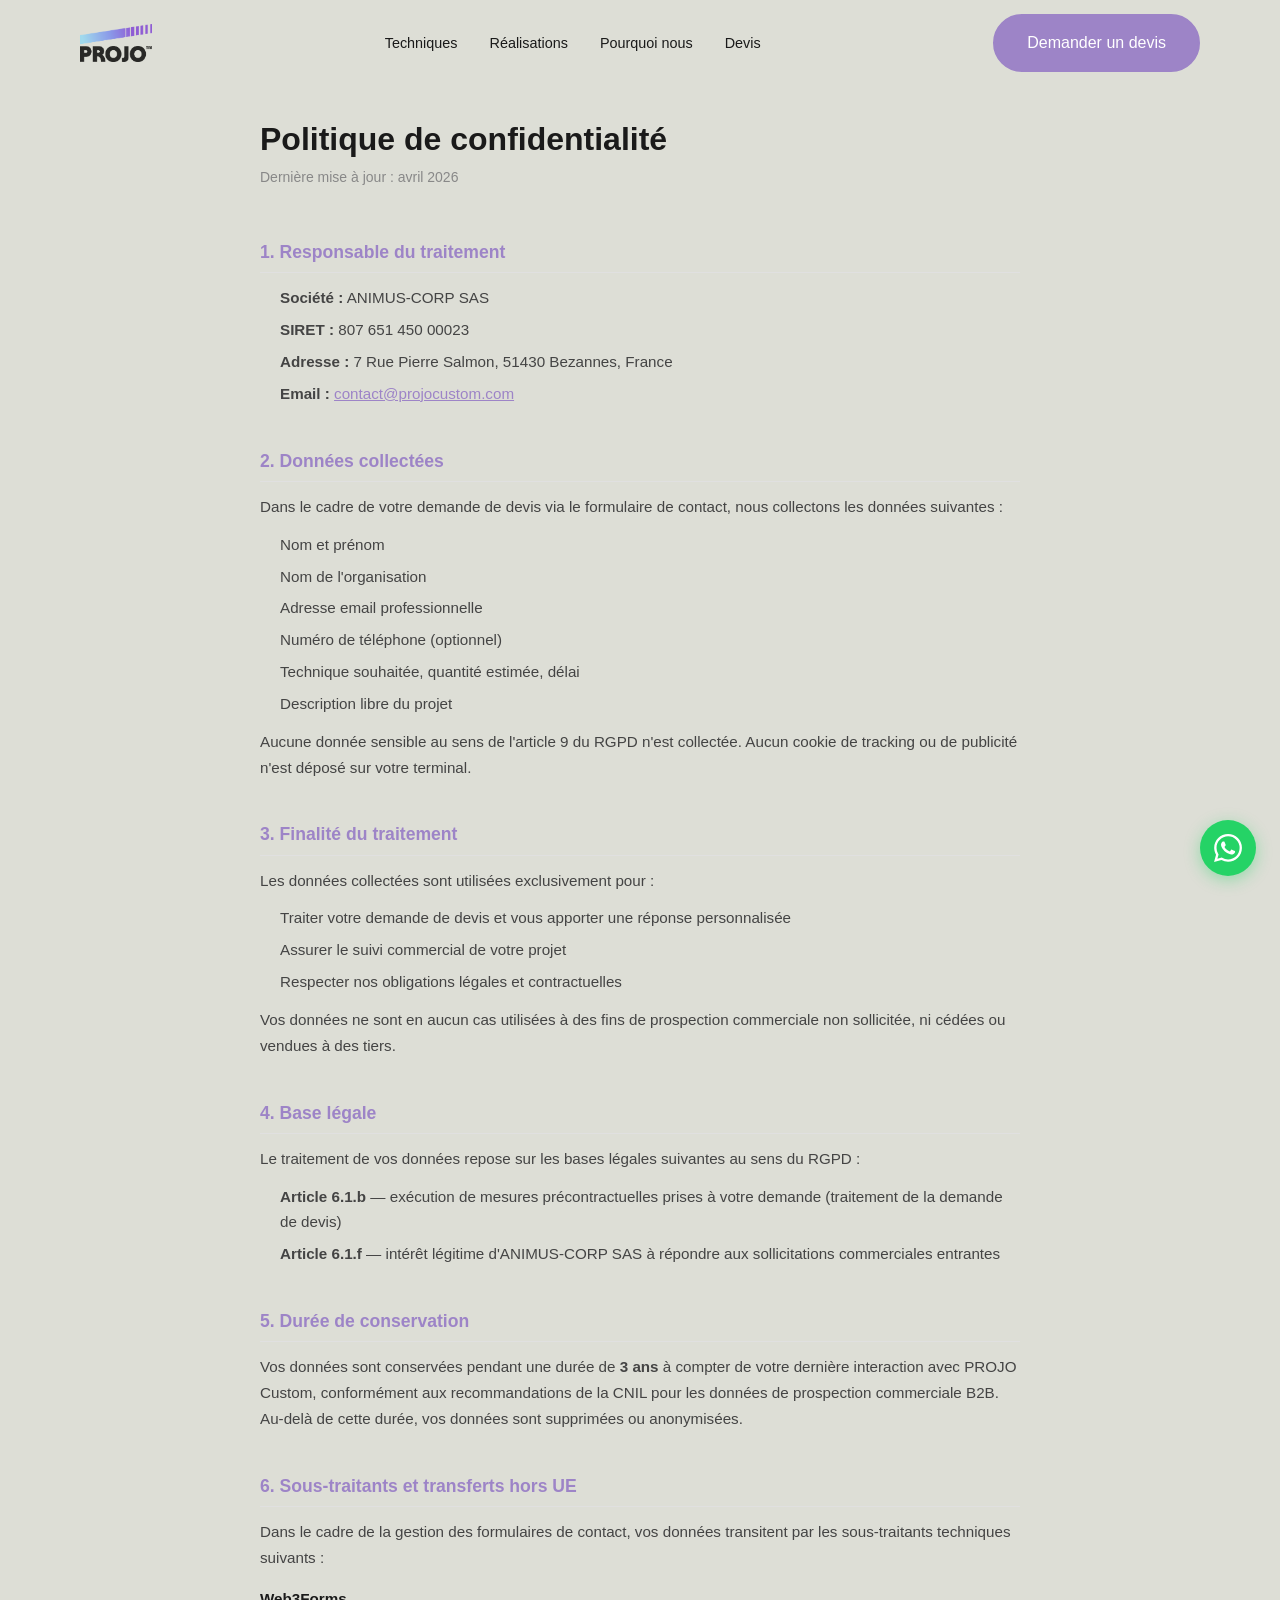
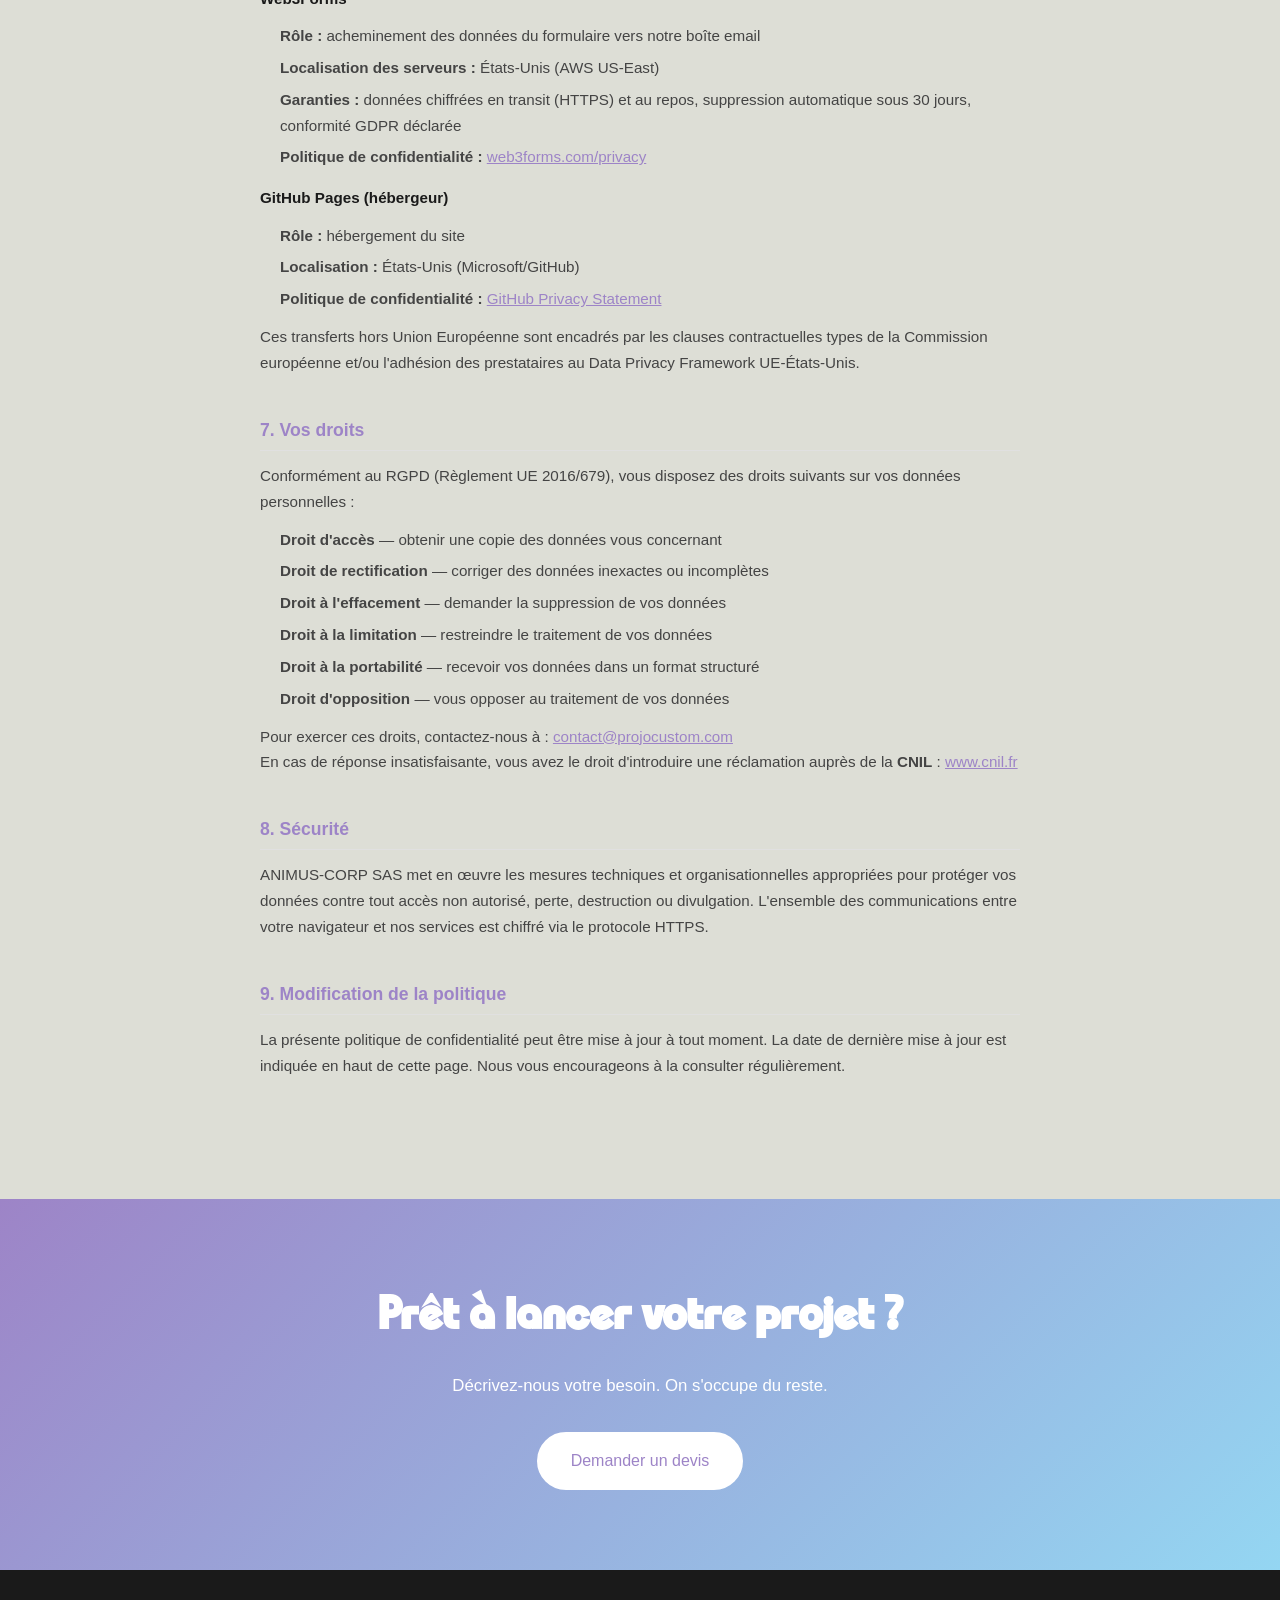
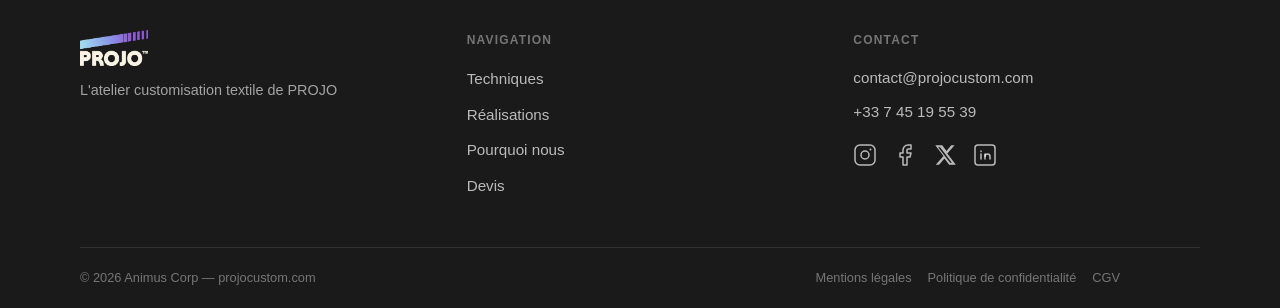
<file: politique-confidentialite.html>
<!DOCTYPE html>
<html lang="fr">
<head>
  <meta charset="UTF-8">
  <meta name="viewport" content="width=device-width, initial-scale=1.0">
  <title>Politique de confidentialité — PROJO Custom</title>
  <meta name="robots" content="noindex, nofollow">
  <link rel="icon" type="image/jpeg" href="assets/logo/Favicon Projo.jpeg">
  <link rel="apple-touch-icon" href="assets/logo/Favicon Projo.jpeg">
  <link rel="stylesheet" href="style.css">
</head>
<body>

  <!-- NAV -->
  <nav class="nav" id="nav">
    <div class="container">
      <div class="nav__inner">
        <a href="index.html" aria-label="Accueil PROJO Custom">
          <img src="assets/logo/Logo_Projo_fond_blanc.png" alt="PROJO Custom" class="nav__logo" loading="lazy">
        </a>
        <ul class="nav__links">
          <li><a href="index.html#techniques">Techniques</a></li>
          <li><a href="index.html#galerie">Réalisations</a></li>
          <li><a href="index.html#pourquoi">Pourquoi nous</a></li>
          <li><a href="index.html#formulaire">Devis</a></li>
        </ul>
        <a href="index.html#formulaire" class="btn-primary nav__cta">Demander un devis</a>
        <button class="nav__hamburger" id="hamburger" aria-label="Ouvrir le menu" aria-expanded="false">
          <svg xmlns="http://www.w3.org/2000/svg" width="24" height="24" viewBox="0 0 24 24" fill="none" stroke="currentColor" stroke-width="2" stroke-linecap="round" stroke-linejoin="round" aria-hidden="true">
            <line x1="3" y1="6" x2="21" y2="6"/>
            <line x1="3" y1="12" x2="21" y2="12"/>
            <line x1="3" y1="18" x2="21" y2="18"/>
          </svg>
        </button>
      </div>
    </div>
    <div class="nav__mobile-overlay" id="mobile-overlay" aria-hidden="true" role="dialog" aria-label="Menu de navigation">
      <button class="nav__mobile-close" id="mobile-close" aria-label="Fermer le menu">&times;</button>
      <ul class="nav__mobile-links">
        <li><a href="index.html#techniques">Techniques</a></li>
        <li><a href="index.html#galerie">Réalisations</a></li>
        <li><a href="index.html#pourquoi">Pourquoi nous</a></li>
        <li><a href="index.html#formulaire">Devis</a></li>
      </ul>
      <a href="index.html#formulaire" class="btn-outline">Demander un devis</a>
    </div>
  </nav>

  <!-- POLITIQUE DE CONFIDENTIALITÉ -->
  <main class="legal-page">
  <div class="legal-container">

    <h1>Politique de confidentialité</h1>
    <p class="legal-update">Dernière mise à jour : avril 2026</p>

    <section class="legal-section">
      <h2>1. Responsable du traitement</h2>
      <ul>
        <li><strong>Société :</strong> ANIMUS-CORP SAS</li>
        <li><strong>SIRET :</strong> 807 651 450 00023</li>
        <li><strong>Adresse :</strong> 7 Rue Pierre Salmon, 51430 Bezannes, France</li>
        <li><strong>Email :</strong> <a href="mailto:contact@projocustom.com">contact@projocustom.com</a></li>
      </ul>
    </section>

    <section class="legal-section">
      <h2>2. Données collectées</h2>
      <p>Dans le cadre de votre demande de devis via le formulaire de contact, nous collectons les données suivantes :</p>
      <ul>
        <li>Nom et prénom</li>
        <li>Nom de l'organisation</li>
        <li>Adresse email professionnelle</li>
        <li>Numéro de téléphone (optionnel)</li>
        <li>Technique souhaitée, quantité estimée, délai</li>
        <li>Description libre du projet</li>
      </ul>
      <p>Aucune donnée sensible au sens de l'article 9 du RGPD n'est collectée. Aucun cookie de tracking ou de publicité n'est déposé sur votre terminal.</p>
    </section>

    <section class="legal-section">
      <h2>3. Finalité du traitement</h2>
      <p>Les données collectées sont utilisées exclusivement pour :</p>
      <ul>
        <li>Traiter votre demande de devis et vous apporter une réponse personnalisée</li>
        <li>Assurer le suivi commercial de votre projet</li>
        <li>Respecter nos obligations légales et contractuelles</li>
      </ul>
      <p>Vos données ne sont en aucun cas utilisées à des fins de prospection commerciale non sollicitée, ni cédées ou vendues à des tiers.</p>
    </section>

    <section class="legal-section">
      <h2>4. Base légale</h2>
      <p>Le traitement de vos données repose sur les bases légales suivantes au sens du RGPD :</p>
      <ul>
        <li><strong>Article 6.1.b</strong> — exécution de mesures précontractuelles prises à votre demande (traitement de la demande de devis)</li>
        <li><strong>Article 6.1.f</strong> — intérêt légitime d'ANIMUS-CORP SAS à répondre aux sollicitations commerciales entrantes</li>
      </ul>
    </section>

    <section class="legal-section">
      <h2>5. Durée de conservation</h2>
      <p>Vos données sont conservées pendant une durée de <strong>3 ans</strong> à compter de votre dernière interaction avec PROJO Custom, conformément aux recommandations de la CNIL pour les données de prospection commerciale B2B.</p>
      <p>Au-delà de cette durée, vos données sont supprimées ou anonymisées.</p>
    </section>

    <section class="legal-section">
      <h2>6. Sous-traitants et transferts hors UE</h2>
      <p>Dans le cadre de la gestion des formulaires de contact, vos données transitent par les sous-traitants techniques suivants :</p>

      <h3>Web3Forms</h3>
      <ul>
        <li><strong>Rôle :</strong> acheminement des données du formulaire vers notre boîte email</li>
        <li><strong>Localisation des serveurs :</strong> États-Unis (AWS US-East)</li>
        <li><strong>Garanties :</strong> données chiffrées en transit (HTTPS) et au repos, suppression automatique sous 30 jours, conformité GDPR déclarée</li>
        <li><strong>Politique de confidentialité :</strong> <a href="https://web3forms.com/privacy" target="_blank" rel="noopener">web3forms.com/privacy</a></li>
      </ul>

      <h3>GitHub Pages (hébergeur)</h3>
      <ul>
        <li><strong>Rôle :</strong> hébergement du site</li>
        <li><strong>Localisation :</strong> États-Unis (Microsoft/GitHub)</li>
        <li><strong>Politique de confidentialité :</strong> <a href="https://docs.github.com/fr/site-policy/privacy-policies/github-general-privacy-statement" target="_blank" rel="noopener">GitHub Privacy Statement</a></li>
      </ul>

      <p>Ces transferts hors Union Européenne sont encadrés par les clauses contractuelles types de la Commission européenne et/ou l'adhésion des prestataires au Data Privacy Framework UE-États-Unis.</p>
    </section>

    <section class="legal-section">
      <h2>7. Vos droits</h2>
      <p>Conformément au RGPD (Règlement UE 2016/679), vous disposez des droits suivants sur vos données personnelles :</p>
      <ul>
        <li><strong>Droit d'accès</strong> — obtenir une copie des données vous concernant</li>
        <li><strong>Droit de rectification</strong> — corriger des données inexactes ou incomplètes</li>
        <li><strong>Droit à l'effacement</strong> — demander la suppression de vos données</li>
        <li><strong>Droit à la limitation</strong> — restreindre le traitement de vos données</li>
        <li><strong>Droit à la portabilité</strong> — recevoir vos données dans un format structuré</li>
        <li><strong>Droit d'opposition</strong> — vous opposer au traitement de vos données</li>
      </ul>
      <p>Pour exercer ces droits, contactez-nous à : <a href="mailto:contact@projocustom.com">contact@projocustom.com</a></p>
      <p>En cas de réponse insatisfaisante, vous avez le droit d'introduire une réclamation auprès de la <strong>CNIL</strong> : <a href="https://www.cnil.fr" target="_blank" rel="noopener">www.cnil.fr</a></p>
    </section>

    <section class="legal-section">
      <h2>8. Sécurité</h2>
      <p>ANIMUS-CORP SAS met en œuvre les mesures techniques et organisationnelles appropriées pour protéger vos données contre tout accès non autorisé, perte, destruction ou divulgation. L'ensemble des communications entre votre navigateur et nos services est chiffré via le protocole HTTPS.</p>
    </section>

    <section class="legal-section">
      <h2>9. Modification de la politique</h2>
      <p>La présente politique de confidentialité peut être mise à jour à tout moment. La date de dernière mise à jour est indiquée en haut de cette page. Nous vous encourageons à la consulter régulièrement.</p>
    </section>

  </div>
</main>

  <!-- FOOTER -->
  <footer class="footer" id="footer">

    <div class="footer-cta">
      <div class="container">
        <h2 class="footer-cta__title">Prêt à lancer votre projet ?</h2>
        <p class="footer-cta__subtitle">Décrivez-nous votre besoin. On s'occupe du reste.</p>
        <a href="index.html#formulaire" class="btn-outline">Demander un devis</a>
      </div>
    </div>

    <div class="footer-bottom">
      <div class="container">
        <div class="footer-bottom__grid">

          <div class="footer-col">
            <img src="assets/logo/Logo_Projo_fond_noir.png" alt="PROJO Custom" class="footer-col__logo" loading="lazy">
            <p class="footer-col__baseline">L'atelier customisation textile de PROJO</p>
          </div>

          <div class="footer-col">
            <p class="footer-col__heading">Navigation</p>
            <ul class="footer-col__links">
              <li><a href="index.html#techniques">Techniques</a></li>
              <li><a href="index.html#galerie">Réalisations</a></li>
              <li><a href="index.html#pourquoi">Pourquoi nous</a></li>
              <li><a href="index.html#formulaire">Devis</a></li>
            </ul>
          </div>

          <div class="footer-col">
            <p class="footer-col__heading">Contact</p>
            <div class="footer-col__contact">
              <a href="mailto:contact@projocustom.com">contact@projocustom.com</a>
              <a href="tel:+33745195539">+33 7 45 19 55 39</a>
              <div class="footer-social">
                <a href="#" aria-label="Instagram PROJO Custom">
                  <svg xmlns="http://www.w3.org/2000/svg" width="24" height="24" viewBox="0 0 24 24" fill="none" stroke="currentColor" stroke-width="1.5" stroke-linecap="round" stroke-linejoin="round" aria-hidden="true">
                    <rect x="2" y="2" width="20" height="20" rx="5" ry="5"/>
                    <circle cx="12" cy="12" r="4"/>
                    <circle cx="17.5" cy="6.5" r="1" fill="currentColor" stroke="none"/>
                  </svg>
                </a>
                <a href="#" aria-label="Facebook PROJO Custom">
                  <svg xmlns="http://www.w3.org/2000/svg" width="24" height="24" viewBox="0 0 24 24" fill="none" stroke="currentColor" stroke-width="1.5" stroke-linecap="round" stroke-linejoin="round" aria-hidden="true">
                    <path d="M18 2h-3a5 5 0 0 0-5 5v3H7v4h3v8h4v-8h3l1-4h-4V7a1 1 0 0 1 1-1h3z"/>
                  </svg>
                </a>
                <a href="#" aria-label="X (Twitter) PROJO Custom">
                  <svg xmlns="http://www.w3.org/2000/svg" width="24" height="24" viewBox="0 0 24 24" fill="currentColor" aria-hidden="true">
                    <path d="M18.244 2.25h3.308l-7.227 8.26 8.502 11.24H16.17l-4.714-6.231-5.401 6.231H2.744l7.73-8.835L2.25 2.25h6.978l4.263 5.636zm-1.161 17.52h1.833L7.084 4.126H5.117z"/>
                  </svg>
                </a>
                <a href="#" aria-label="LinkedIn PROJO Custom">
                  <svg xmlns="http://www.w3.org/2000/svg" width="24" height="24" viewBox="0 0 24 24" fill="none" stroke="currentColor" stroke-width="1.5" stroke-linecap="round" stroke-linejoin="round" aria-hidden="true">
                    <rect x="2" y="2" width="20" height="20" rx="3"/>
                    <line x1="8" y1="11" x2="8" y2="16"/>
                    <line x1="8" y1="8" x2="8" y2="8.5"/>
                    <line x1="12" y1="16" x2="12" y2="11"/>
                    <path d="M12 13.5a2.5 2.5 0 0 1 5 0V16"/>
                  </svg>
                </a>
              </div>
            </div>
          </div>

        </div>

        <div class="footer-legal">
          <span>© 2026 Animus Corp — projocustom.com</span>
          <div class="footer-legal__links">
            <a href="mentions-legales.html">Mentions légales</a>
            <a href="politique-confidentialite.html">Politique de confidentialité</a>
            <a href="cgv.html">CGV</a>
          </div>
        </div>
      </div>
    </div>

  </footer>

<div class="wa-widget" id="wa-widget">
    <div class="wa-bubble" id="wa-bubble" aria-hidden="true" role="dialog" aria-label="Chat WhatsApp">
      <div class="wa-bubble__header">
        <div class="wa-bubble__header-left">
          <div class="wa-bubble__avatar" aria-hidden="true">
            <svg xmlns="http://www.w3.org/2000/svg" width="22" height="22" viewBox="0 0 24 24" fill="currentColor"><path d="M17.472 14.382c-.297-.149-1.758-.867-2.03-.967-.273-.099-.471-.148-.67.15-.197.297-.767.966-.94 1.164-.173.199-.347.223-.644.075-.297-.15-1.255-.463-2.39-1.475-.883-.788-1.48-1.761-1.653-2.059-.173-.297-.018-.458.13-.606.134-.133.298-.347.446-.52.149-.174.198-.298.298-.497.099-.198.05-.371-.025-.52-.075-.149-.669-1.612-.916-2.207-.242-.579-.487-.5-.669-.51a12.8 12.8 0 0 0-.57-.01c-.198 0-.52.074-.792.372-.272.297-1.04 1.016-1.04 2.479 0 1.462 1.065 2.875 1.213 3.074.149.198 2.096 3.2 5.077 4.487.709.306 1.262.489 1.694.625.712.227 1.36.195 1.871.118.571-.085 1.758-.719 2.006-1.413.248-.694.248-1.289.173-1.413-.074-.124-.272-.198-.57-.347m-5.421 7.403h-.004a9.87 9.87 0 0 1-5.031-1.378l-.361-.214-3.741.982.998-3.648-.235-.374a9.86 9.86 0 0 1-1.51-5.26c.001-5.45 4.436-9.884 9.888-9.884 2.64 0 5.122 1.03 6.988 2.898a9.825 9.825 0 0 1 2.893 6.994c-.003 5.45-4.437 9.884-9.885 9.884m8.413-18.297A11.815 11.815 0 0 0 12.05 0C5.495 0 .16 5.335.157 11.892c0 2.096.547 4.142 1.588 5.945L.057 24l6.305-1.654a11.882 11.882 0 0 0 5.683 1.448h.005c6.554 0 11.89-5.335 11.893-11.893a11.821 11.821 0 0 0-3.48-8.413Z"/></svg>
          </div>
          <div>
            <p class="wa-bubble__name">PROJO Custom</p>
            <p class="wa-bubble__status">Répond rapidement</p>
          </div>
        </div>
        <button class="wa-bubble__close" id="wa-close" aria-label="Fermer">
          <svg xmlns="http://www.w3.org/2000/svg" width="18" height="18" viewBox="0 0 24 24" fill="currentColor"><path d="M19 6.41L17.59 5 12 10.59 6.41 5 5 6.41 10.59 12 5 17.59 6.41 19 12 13.41 17.59 19 19 17.59 13.41 12z"/></svg>
        </button>
      </div>
      <div class="wa-bubble__chat">
        <div class="wa-bubble__msg-bubble">Bonjour 👋 Une question sur votre projet de customisation ? Écrivez-nous !</div>
      </div>
      <div class="wa-bubble__compose">
        <input type="text" class="wa-bubble__input" id="wa-input" placeholder="Écrire un message…" value="Bonjour PROJO Custom, j'ai une question sur un projet de customisation">
        <a class="wa-bubble__send" id="wa-send" href="https://wa.me/33745195539" target="_blank" rel="noopener noreferrer" aria-label="Envoyer sur WhatsApp">
          <svg xmlns="http://www.w3.org/2000/svg" width="20" height="20" viewBox="0 0 24 24" fill="currentColor"><path d="M2.01 21L23 12 2.01 3 2 10l15 2-15 2z"/></svg>
        </a>
      </div>
    </div>
    <button class="wa-fab" id="wa-fab" aria-label="Ouvrir le chat WhatsApp" aria-expanded="false">
      <svg xmlns="http://www.w3.org/2000/svg" width="28" height="28" viewBox="0 0 24 24" fill="currentColor" aria-hidden="true"><path d="M17.472 14.382c-.297-.149-1.758-.867-2.03-.967-.273-.099-.471-.148-.67.15-.197.297-.767.966-.94 1.164-.173.199-.347.223-.644.075-.297-.15-1.255-.463-2.39-1.475-.883-.788-1.48-1.761-1.653-2.059-.173-.297-.018-.458.13-.606.134-.133.298-.347.446-.52.149-.174.198-.298.298-.497.099-.198.05-.371-.025-.52-.075-.149-.669-1.612-.916-2.207-.242-.579-.487-.5-.669-.51a12.8 12.8 0 0 0-.57-.01c-.198 0-.52.074-.792.372-.272.297-1.04 1.016-1.04 2.479 0 1.462 1.065 2.875 1.213 3.074.149.198 2.096 3.2 5.077 4.487.709.306 1.262.489 1.694.625.712.227 1.36.195 1.871.118.571-.085 1.758-.719 2.006-1.413.248-.694.248-1.289.173-1.413-.074-.124-.272-.198-.57-.347m-5.421 7.403h-.004a9.87 9.87 0 0 1-5.031-1.378l-.361-.214-3.741.982.998-3.648-.235-.374a9.86 9.86 0 0 1-1.51-5.26c.001-5.45 4.436-9.884 9.888-9.884 2.64 0 5.122 1.03 6.988 2.898a9.825 9.825 0 0 1 2.893 6.994c-.003 5.45-4.437 9.884-9.885 9.884m8.413-18.297A11.815 11.815 0 0 0 12.05 0C5.495 0 .16 5.335.157 11.892c0 2.096.547 4.142 1.588 5.945L.057 24l6.305-1.654a11.882 11.882 0 0 0 5.683 1.448h.005c6.554 0 11.89-5.335 11.893-11.893a11.821 11.821 0 0 0-3.48-8.413Z"/></svg>
    </button>
  </div>

  <script src="script.js"></script>
</body>
</html>
</file>
<file: style.css>
/* ═══════════════════════════════════════
   1. @font-face
═══════════════════════════════════════ */
@font-face {
  font-family: 'VHS-Gothic';
  src: url('https://cdn.shopify.com/s/files/1/0964/6358/5667/files/VHSGothic.woff2') format('woff2');
  font-display: swap;
}

@font-face {
  font-family: 'Ayr Eighties Aesthetic';
  src: url('assets/fonts/AyrEigtiesAesthetic-Regular.woff2') format('woff2');
  font-display: swap;
}

/* ═══════════════════════════════════════
   2. Variables
═══════════════════════════════════════ */
:root {
  --color-primary:   #9D84C7;
  --color-secondary: #94D6F2;
  --color-bg:        #DDDED6;
  --color-nav:       #DDDED6;
  --color-text:      #1A1A1A;
  --color-white:     #FFFFFF;
  --font-heading:  'VHS-Gothic', sans-serif;
  --font-display:  'Ayr Eighties Aesthetic', sans-serif;
  --font-body:     Helvetica, Arial, sans-serif;
}

/* ═══════════════════════════════════════
   3. Reset CSS
═══════════════════════════════════════ */
*, *::before, *::after {
  box-sizing: border-box;
  margin: 0;
  padding: 0;
}

/* ═══════════════════════════════════════
   4. Base typography
═══════════════════════════════════════ */
body {
  font-family: var(--font-body);
  font-size: 1rem;
  color: var(--color-text);
  background-color: var(--color-bg);
  line-height: 1.6;
}

p {
  font-family: var(--font-body);
  line-height: 1.7;
}

a {
  color: inherit;
  text-decoration: none;
  transition: color 0.2s ease;
}

a:hover {
  color: #94D6F2;
}

img {
  max-width: 100%;
  display: block;
}

ul {
  list-style: none;
}

h1, h2 {
  font-family: var(--font-display);
}

/* ═══════════════════════════════════════
   5. Composants boutons
═══════════════════════════════════════ */
.btn-primary {
  display: inline-block;
  font-family: var(--font-heading);
  font-size: 1rem;
  background-color: var(--color-primary);
  color: var(--color-white);
  border: 2px solid var(--color-primary);
  border-radius: 999px;
  padding: 14px 32px;
  cursor: pointer;
  transition: background-color 0.2s ease, border-color 0.2s ease, transform 0.2s ease;
  text-align: center;
}

.btn-primary:hover {
  background-color: #94D6F2;
  border-color: #94D6F2;
  color: #1A1A1A;
  transform: translateY(-2px);
}

.btn-secondary {
  display: inline-block;
  font-family: var(--font-heading);
  font-size: 1rem;
  background-color: transparent;
  color: var(--color-primary);
  border: 2px solid var(--color-primary);
  border-radius: 999px;
  padding: 14px 32px;
  cursor: pointer;
  transition: background-color 0.2s ease, color 0.2s ease, transform 0.2s ease;
  text-align: center;
}

.btn-secondary:hover {
  border-color: #94D6F2;
  color: #94D6F2;
  transform: translateY(-2px);
}

.btn-outline {
  display: inline-block;
  font-family: var(--font-heading);
  font-size: 1rem;
  background-color: var(--color-white);
  color: var(--color-primary);
  border: 2px solid var(--color-white);
  border-radius: 999px;
  padding: 14px 32px;
  cursor: pointer;
  transition: background-color 0.2s ease, color 0.2s ease, transform 0.2s ease;
  text-align: center;
}

.btn-outline:hover {
  background-color: #94D6F2;
  border-color: #94D6F2;
  color: #1A1A1A;
  transform: translateY(-2px);
}

/* ═══════════════════════════════════════
   6. Layout
═══════════════════════════════════════ */
.container {
  width: 100%;
  max-width: 1200px;
  margin: 0 auto;
  padding: 0 20px;
}

/* ═══════════════════════════════════════
   7. NAV
═══════════════════════════════════════ */
.nav {
  position: fixed;
  top: 0;
  left: 0;
  right: 0;
  z-index: 1000;
  background-color: var(--color-nav);
  padding: 14px 0;
  transition: box-shadow 0.3s ease;
}

.nav.is-scrolled {
  background-color: var(--color-nav);
  box-shadow: 0 2px 20px rgba(0, 0, 0, 0.08);
}

.nav__inner {
  display: flex;
  align-items: center;
  justify-content: space-between;
  gap: 24px;
}

.nav__logo {
  height: 38px;
  width: auto;
  flex-shrink: 0;
}

.nav__links {
  display: none;
  gap: 32px;
}

.nav__links a {
  font-family: var(--font-heading);
  font-size: 0.9rem;
  color: var(--color-text);
  transition: color 0.2s ease;
}

.nav__links a:hover {
  color: var(--color-primary);
}

.nav__cta {
  display: none;
}

.nav__hamburger {
  background: none;
  border: none;
  cursor: pointer;
  padding: 4px;
  color: var(--color-text);
  display: flex;
  align-items: center;
  justify-content: center;
  flex-shrink: 0;
}

/* Mobile overlay */
.nav__mobile-overlay {
  display: none;
  position: fixed;
  inset: 0;
  background-color: var(--color-primary);
  z-index: 999;
  flex-direction: column;
  align-items: center;
  justify-content: center;
  gap: 40px;
}

.nav--open .nav__mobile-overlay {
  display: flex;
}

.nav__mobile-links {
  display: flex;
  flex-direction: column;
  align-items: center;
  gap: 32px;
}

.nav__mobile-links a {
  font-family: var(--font-heading);
  font-size: 1.8rem;
  color: var(--color-white);
  transition: opacity 0.2s ease;
}

.nav__mobile-links a:hover {
  opacity: 0.8;
}

.nav__mobile-close {
  position: absolute;
  top: 20px;
  right: 24px;
  background: none;
  border: none;
  cursor: pointer;
  color: var(--color-white);
  font-size: 2.2rem;
  line-height: 1;
  padding: 8px;
  font-family: var(--font-body);
}

/* ═══════════════════════════════════════
   8. SECTIONS
═══════════════════════════════════════ */

/* ── HERO ── */
.hero {
  background-color: var(--color-bg);
  padding: 110px 0 60px;
  overflow: hidden;
}

.hero__inner {
  display: flex;
  flex-direction: column;
  gap: 48px;
}

.hero__content {
  display: flex;
  flex-direction: column;
  gap: 24px;
}

.hero__title {
  font-family: var(--font-display);
  font-size: clamp(2.5rem, 8vw, 5rem);
  line-height: 1.05;
  color: var(--color-text);
}

.hero__subtitle {
  font-family: var(--font-body);
  font-size: 1.1rem;
  color: #555;
  max-width: 520px;
  line-height: 1.7;
}

.hero__ctas {
  display: flex;
  flex-wrap: wrap;
  gap: 16px;
  align-items: center;
}

.hero__link {
  font-family: var(--font-body);
  font-size: 1rem;
  color: var(--color-text);
  display: flex;
  align-items: center;
  gap: 4px;
  transition: color 0.2s ease;
}

.hero__link:hover {
  color: var(--color-primary);
}

.hero__visual {
  width: 100%;
  border-radius: 16px;
  overflow: hidden;
}

.hero__placeholder {
  width: 100%;
  min-height: 280px;
  background: linear-gradient(135deg, var(--color-primary) 0%, var(--color-secondary) 100%);
  display: flex;
  align-items: center;
  justify-content: center;
  color: rgba(255, 255, 255, 0.7);
  font-family: var(--font-body);
  font-size: 0.9rem;
}

/* ── IMAGE SCROLL ── */
.image-scroll {
  overflow: hidden;
  padding: 60px 0;
  background-color: var(--color-white);
}

.image-scroll__track {
  display: flex;
  gap: 16px;
  width: max-content;
  animation: scroll-track 32s linear infinite;
}

.image-scroll__item {
  width: 400px;
  height: 420px;
  flex-shrink: 0;
  border-radius: 8px;
  overflow: hidden;
  display: flex;
  align-items: center;
  justify-content: center;
  color: rgba(255, 255, 255, 0.7);
  font-family: var(--font-body);
  font-size: 0.85rem;
}

.image-scroll__item img {
  width: 100%;
  height: 100%;
  object-fit: cover;
  object-position: center;
  display: block;
}

.image-scroll__item--1 { background: linear-gradient(135deg, #9D84C7 0%, #94D6F2 100%); }
.image-scroll__item--2 { background: linear-gradient(45deg,  #94D6F2 0%, #9D84C7 100%); }
.image-scroll__item--3 { background: linear-gradient(225deg, #b09cd8 0%, #7ac4e8 100%); }
.image-scroll__item--4 { background: linear-gradient(315deg, #7ac4e8 0%, #b09cd8 100%); }
.image-scroll__item--5 { background: linear-gradient(180deg, #9D84C7 0%, #6ab5e0 100%); }
.image-scroll__item--6 { background: linear-gradient(135deg, #c4b3e0 0%, #9D84C7 100%); }

@keyframes scroll-track {
  from { transform: translateX(0); }
  to   { transform: translateX(calc(-6 * (400px + 16px))); }
}

/* ── FIFTY-FIFTY (Promesse) ── */
.fifty-fifty {
  background-color: var(--color-white);
  padding: 80px 0;
}

.fifty-fifty__inner {
  display: flex;
  flex-direction: column;
  gap: 48px;
}

.fifty-fifty__content {
  display: flex;
  flex-direction: column;
  gap: 24px;
}

.fifty-fifty__title {
  font-family: var(--font-display);
  font-size: clamp(1.8rem, 4vw, 2.5rem);
  line-height: 1.15;
  color: var(--color-text);
}

.fifty-fifty__body {
  font-family: var(--font-body);
  font-size: 1.05rem;
  color: #555;
  line-height: 1.7;
}

.fifty-fifty__ctas {
  display: flex;
  flex-wrap: wrap;
  gap: 16px;
}

.fifty-fifty__visual {
  width: 100%;
  border-radius: 16px;
  overflow: hidden;
}

.fifty-fifty__placeholder {
  width: 100%;
  min-height: 320px;
  background: linear-gradient(135deg, var(--color-secondary) 0%, var(--color-primary) 100%);
  display: flex;
  align-items: center;
  justify-content: center;
  color: rgba(255, 255, 255, 0.7);
  font-family: var(--font-body);
  font-size: 0.9rem;
}

/* ── SECTION HEADER partagé ── */
.section__header {
  text-align: center;
  margin-bottom: 48px;
}

.section__title {
  font-family: var(--font-display);
  font-size: clamp(1.8rem, 4vw, 2.5rem);
  color: var(--color-text);
  margin-bottom: 16px;
}

.section__subtitle {
  font-family: var(--font-body);
  font-size: 1.05rem;
  color: #555;
  max-width: 600px;
  margin: 0 auto;
  line-height: 1.7;
}

/* ── TECHNIQUES (card grid) ── */
.techniques {
  background-color: var(--color-bg);
  padding: 80px 0;
}

.card-grid {
  display: grid;
  grid-template-columns: 1fr;
  gap: 24px;
}

.card {
  background-color: var(--color-white);
  border-radius: 12px;
  box-shadow: 0 2px 12px rgba(0, 0, 0, 0.07);
  overflow: hidden;
  transition: transform 0.25s ease, box-shadow 0.25s ease;
}

.card:hover {
  transform: translateY(-4px);
  box-shadow: 0 8px 28px rgba(0, 0, 0, 0.13);
}

.card__image {
  position: relative;
  width: 100%;
  height: 240px !important;
  min-height: 240px;
  overflow: hidden;
  display: flex;
  align-items: center;
  justify-content: center;
}

.card__image img {
  position: absolute;
  inset: 0;
  width: 100% !important;
  height: 100% !important;
  object-fit: cover !important;
  object-position: center;
  display: block;
}

.card__image--broderie  { background: linear-gradient(135deg, #9D84C7 0%, #b8a5d8 100%); }
.card__image--dtf       { background: linear-gradient(135deg, #94D6F2 0%, #6abde0 100%); }
.card__image--etiquettes{ background: linear-gradient(135deg, #c4b3e0 0%, #9D84C7 100%); }
.card__image--packaging { background: linear-gradient(135deg, #b8e8f8 0%, #94D6F2 100%); }

.card__body {
  padding: 24px;
}

.card__title {
  font-family: var(--font-heading);
  font-size: 1.2rem;
  color: var(--color-text);
  margin-bottom: 8px;
}

.card__accroche {
  font-family: var(--font-body);
  font-weight: 700;
  font-size: 0.9rem;
  color: var(--color-primary);
  margin-bottom: 8px;
}

.card__description {
  font-family: var(--font-body);
  font-size: 0.9rem;
  color: #666;
  line-height: 1.6;
}

/* ── STATS ── */
.stats {
  background-color: var(--color-white);
  padding: 80px 0;
}

.stats__title {
  font-family: var(--font-display);
  font-size: clamp(1.8rem, 4vw, 2.5rem);
  text-align: center;
  color: var(--color-text);
  margin-bottom: 48px;
}

.stats__grid {
  display: flex;
  flex-direction: column;
  gap: 48px;
  margin-bottom: 48px;
}

.stat {
  text-align: center;
}

.stat__number {
  font-family: var(--font-heading);
  font-size: clamp(3rem, 8vw, 6rem);
  color: var(--color-primary);
  line-height: 1;
  display: block;
}

.stat__label {
  font-family: var(--font-body);
  font-size: 1rem;
  color: var(--color-text);
  margin-top: 8px;
}

.stats__tags {
  display: flex;
  flex-wrap: wrap;
  justify-content: center;
  gap: 10px;
}

.stats__tag {
  font-family: var(--font-body);
  font-size: 0.9rem;
  padding: 6px 16px;
  background-color: var(--color-bg);
  border-radius: 999px;
  color: #555;
}

/* ── PROCESS ── */
.process {
  background-color: var(--color-bg);
  padding: 80px 0;
}

.process__steps {
  display: flex;
  flex-direction: column;
  gap: 40px;
  position: relative;
}

.step {
  display: flex;
  flex-direction: column;
  gap: 10px;
  position: relative;
}

.step__number {
  font-family: var(--font-heading);
  font-size: clamp(3rem, 6vw, 4rem);
  color: var(--color-primary);
  opacity: 0.5;
  line-height: 1;
}

.step__title {
  font-family: var(--font-heading);
  font-size: 1.2rem;
  color: var(--color-text);
}

.step__description {
  font-family: var(--font-body);
  font-size: 0.95rem;
  color: #444;
  line-height: 1.7;
}

/* ── SECTEURS ── */
.secteurs {
  background-color: var(--color-white);
  padding: 80px 0;
}

.secteur-grid {
  display: grid;
  grid-template-columns: 1fr;
  gap: 16px;
}

.secteur-card {
  background-color: var(--color-bg);
  border-radius: 12px;
  padding: 24px;
  transition: transform 0.25s ease, box-shadow 0.25s ease;
}

.secteur-card:hover {
  transform: translateY(-4px);
  box-shadow: 0 8px 24px rgba(0, 0, 0, 0.1);
}

.secteur-card__icon {
  font-size: 2rem;
  margin-bottom: 12px;
  display: block;
  line-height: 1;
}

.secteur-card__title {
  font-family: var(--font-heading);
  font-size: 1.1rem;
  color: var(--color-text);
  margin-bottom: 8px;
}

.secteur-card__description {
  font-family: var(--font-body);
  font-size: 0.9rem;
  color: #444;
  line-height: 1.6;
}

/* ── FORMULAIRE ── */
.formulaire-section {
  background-color: var(--color-bg);
  padding: 80px 0;
}

.formulaire-section__header {
  margin-bottom: 48px;
}

.formulaire-section__title {
  font-family: var(--font-display);
  font-size: clamp(1.8rem, 4vw, 2.5rem);
  color: var(--color-text);
  margin-bottom: 8px;
}

.formulaire-section__subtitle {
  font-family: var(--font-body);
  font-size: 1.05rem;
  color: #555;
}

.formulaire-section__inner {
  display: flex;
  flex-direction: column;
  gap: 48px;
}

.devis-form {
  display: flex;
  flex-direction: column;
  gap: 16px;
}

.devis-form input,
.devis-form select,
.devis-form textarea {
  width: 100%;
  font-family: var(--font-body);
  font-size: 1rem;
  color: var(--color-text);
  background-color: var(--color-white);
  border: 1px solid #E0E0E0;
  border-radius: 8px;
  padding: 14px 16px;
  transition: border-color 0.2s ease, box-shadow 0.2s ease;
  appearance: none;
}

.devis-form input::placeholder,
.devis-form textarea::placeholder {
  color: #AAAAAA;
}

.devis-form input:focus,
.devis-form select:focus,
.devis-form textarea:focus {
  outline: none;
  border-color: var(--color-primary);
  box-shadow: 0 0 0 3px rgba(157, 132, 199, 0.15);
}

.devis-form select {
  background-image: url("data:image/svg+xml,%3Csvg xmlns='http://www.w3.org/2000/svg' width='12' height='8' viewBox='0 0 12 8'%3E%3Cpath d='M1 1l5 5 5-5' stroke='%23666' stroke-width='1.5' fill='none' stroke-linecap='round'/%3E%3C/svg%3E");
  background-repeat: no-repeat;
  background-position: right 16px center;
  padding-right: 40px;
}

.devis-form select:invalid {
  color: #AAAAAA;
}

.devis-form select.select--placeholder {
  color: #AAAAAA;
}

.devis-form textarea {
  min-height: 120px;
  resize: vertical;
}

.form-field {
  position: relative;
}

.field--error input,
.field--error select,
.field--error textarea {
  border-color: #e05454;
  box-shadow: 0 0 0 3px rgba(224, 84, 84, 0.15);
}

.field__error-msg {
  display: none;
  font-family: var(--font-body);
  font-size: 0.82rem;
  color: #e05454;
  margin-top: 4px;
}

.field--error .field__error-msg {
  display: block;
}

.form-separator {
  text-align: center;
  font-family: var(--font-body);
  color: #999;
  font-size: 0.9rem;
  margin: 8px 0;
}

.form-calendly {
  text-align: center;
}

.reassurance {
  display: flex;
  flex-direction: column;
  gap: 20px;
}

.reassurance__title {
  font-family: var(--font-heading);
  font-size: 1.2rem;
  color: var(--color-text);
  margin-bottom: 4px;
}

.reassurance__item {
  display: flex;
  align-items: flex-start;
  gap: 12px;
  font-family: var(--font-body);
  font-size: 1rem;
  color: #555;
}

.reassurance__icon {
  flex-shrink: 0;
  width: 22px;
  height: 22px;
  background-color: var(--color-primary);
  border-radius: 50%;
  display: flex;
  align-items: center;
  justify-content: center;
  color: var(--color-white);
  font-size: 0.75rem;
  margin-top: 1px;
}

/* ── FOOTER ── */
.footer-cta {
  background: linear-gradient(135deg, #9D84C7 0%, #94D6F2 100%);
  padding: 80px 20px;
  text-align: center;
}

.footer-cta__title {
  font-family: var(--font-display);
  font-size: clamp(2rem, 5vw, 3rem);
  color: var(--color-white);
  margin-bottom: 16px;
}

.footer-cta__subtitle {
  font-family: var(--font-body);
  font-size: 1.05rem;
  color: var(--color-white);
  margin-bottom: 32px;
}

.footer-bottom {
  background-color: #1A1A1A;
  color: var(--color-white);
  padding: 60px 0 0;
}

.footer-bottom__grid {
  display: flex;
  flex-direction: column;
  gap: 40px;
  padding-bottom: 48px;
}

.footer-col__logo {
  height: 36px;
  width: auto;
  margin-bottom: 12px;
}

.footer-col__baseline {
  font-family: var(--font-body);
  font-size: 0.9rem;
  color: rgba(255, 255, 255, 0.6);
}

.footer-col__heading {
  font-family: var(--font-body);
  font-size: 0.75rem;
  font-weight: 700;
  letter-spacing: 0.1em;
  text-transform: uppercase;
  color: rgba(255, 255, 255, 0.4);
  margin-bottom: 16px;
}

.footer-col__links {
  display: flex;
  flex-direction: column;
  gap: 10px;
}

.footer-col__links a {
  font-family: var(--font-body);
  font-size: 0.95rem;
  color: rgba(255, 255, 255, 0.7);
  transition: color 0.2s ease;
}

.footer-col__links a:hover {
  color: #94D6F2;
}

.footer-col__contact {
  display: flex;
  flex-direction: column;
  gap: 10px;
}

.footer-col__contact a {
  font-family: var(--font-body);
  font-size: 0.95rem;
  color: rgba(255, 255, 255, 0.7);
  transition: color 0.2s ease;
}

.footer-col__contact a:hover {
  color: #94D6F2;
}

.footer-social {
  display: flex;
  gap: 16px;
  margin-top: 8px;
}

.footer-social a {
  color: rgba(255, 255, 255, 0.7);
  transition: color 0.2s ease;
  display: flex;
  align-items: center;
}

.footer-social a:hover {
  color: #94D6F2;
}

.footer-legal {
  border-top: 1px solid rgba(255, 255, 255, 0.1);
  padding: 20px 0;
  font-family: var(--font-body);
  font-size: 0.8rem;
  color: rgba(255, 255, 255, 0.4);
  display: flex;
  flex-direction: column;
  gap: 8px;
}

.footer-legal__links {
  display: flex;
  flex-wrap: wrap;
  gap: 16px;
}

.footer-legal__links a {
  font-family: var(--font-body);
  color: rgba(255, 255, 255, 0.4);
  transition: color 0.2s ease;
}

.footer-legal__links a:hover {
  color: #94D6F2;
}

/* ── MERCI PAGE ── */
.merci {
  min-height: calc(100vh - 80px);
  display: flex;
  align-items: center;
  justify-content: center;
  padding: 120px 20px 80px;
  background-color: var(--color-bg);
}

.merci__inner {
  text-align: center;
  max-width: 480px;
}

.merci__icon {
  width: 80px;
  height: 80px;
  background-color: var(--color-primary);
  border-radius: 50%;
  display: flex;
  align-items: center;
  justify-content: center;
  font-size: 2rem;
  color: var(--color-white);
  margin: 0 auto 32px;
}

.merci__title {
  font-family: var(--font-heading);
  font-size: clamp(2rem, 5vw, 3rem);
  color: var(--color-text);
  margin-bottom: 16px;
}

.merci__body {
  font-family: var(--font-body);
  font-size: 1.1rem;
  color: #555;
  margin-bottom: 32px;
}

.merci__back {
  font-family: var(--font-body);
  font-size: 1rem;
  color: var(--color-primary);
  transition: opacity 0.2s ease;
}

.merci__back:hover {
  opacity: 0.7;
}

/* ── WHATSAPP WIDGET ── */
.wa-widget {
  position: fixed;
  bottom: 24px;
  right: 24px;
  z-index: 999;
  display: flex;
  flex-direction: column;
  align-items: flex-end;
  gap: 12px;
}

.wa-fab {
  width: 56px;
  height: 56px;
  background-color: #25D366;
  border-radius: 50%;
  display: flex;
  align-items: center;
  justify-content: center;
  color: #FFFFFF;
  box-shadow: 0 4px 16px rgba(37, 211, 102, 0.4);
  transition: transform 0.2s ease, box-shadow 0.2s ease;
  border: none;
  cursor: pointer;
  flex-shrink: 0;
}

.wa-fab:hover {
  transform: scale(1.1);
  box-shadow: 0 6px 24px rgba(37, 211, 102, 0.5);
}

.wa-bubble {
  width: 320px;
  background: #ece5dd;
  border-radius: 16px;
  overflow: hidden;
  box-shadow: 0 8px 32px rgba(0, 0, 0, 0.2);
  opacity: 0;
  transform: translateY(12px) scale(0.97);
  transform-origin: bottom right;
  pointer-events: none;
  transition: opacity 0.25s ease, transform 0.25s ease;
}

.wa-bubble.is-open {
  opacity: 1;
  transform: translateY(0) scale(1);
  pointer-events: auto;
}

.wa-bubble__header {
  background: #075E54;
  padding: 12px 14px;
  display: flex;
  align-items: center;
  justify-content: space-between;
}

.wa-bubble__header-left {
  display: flex;
  align-items: center;
  gap: 10px;
}

.wa-bubble__avatar {
  width: 38px;
  height: 38px;
  background: rgba(255, 255, 255, 0.2);
  border-radius: 50%;
  display: flex;
  align-items: center;
  justify-content: center;
  color: #fff;
  flex-shrink: 0;
}

.wa-bubble__name {
  font-family: var(--font-body);
  font-weight: 700;
  font-size: 0.9rem;
  color: #fff;
  margin: 0;
}

.wa-bubble__status {
  font-family: var(--font-body);
  font-size: 0.72rem;
  color: rgba(255, 255, 255, 0.8);
  margin: 0;
}

.wa-bubble__close {
  background: none;
  border: none;
  color: rgba(255, 255, 255, 0.8);
  cursor: pointer;
  padding: 4px;
  display: flex;
  align-items: center;
  transition: color 0.15s;
  flex-shrink: 0;
}

.wa-bubble__close:hover { color: #fff; }

.wa-bubble__chat {
  padding: 16px 14px;
  background: #ece5dd;
}

.wa-bubble__msg-bubble {
  background: #fff;
  border-radius: 0 10px 10px 10px;
  padding: 10px 12px;
  font-family: var(--font-body);
  font-size: 0.88rem;
  color: #1a1a1a;
  line-height: 1.45;
  max-width: 92%;
  box-shadow: 0 1px 2px rgba(0, 0, 0, 0.1);
}

.wa-bubble__compose {
  background: #f0f0f0;
  padding: 10px 12px;
  display: flex;
  align-items: center;
  gap: 8px;
  border-top: 1px solid #ddd;
}

.wa-bubble__input {
  flex: 1;
  border: none;
  background: #fff;
  border-radius: 20px;
  padding: 9px 14px;
  font-family: var(--font-body);
  font-size: 0.85rem;
  color: #1a1a1a;
  outline: none;
  min-width: 0;
}

.wa-bubble__input::placeholder { color: #aaa; }

.wa-bubble__send {
  width: 38px;
  height: 38px;
  background: #25D366;
  border-radius: 50%;
  display: flex;
  align-items: center;
  justify-content: center;
  color: #fff;
  text-decoration: none;
  flex-shrink: 0;
  transition: background 0.2s;
}

.wa-bubble__send:hover { background: #1da851; }

/* ── HERO CATALOGUE TEASER ── */
.hero__catalogue {
  margin-top: 20px;
  padding-left: 12px;
  border-left: 3px solid var(--color-primary);
}

.hero__catalogue p {
  font-family: var(--font-body);
  font-size: 0.9rem;
  color: #444;
  margin: 0 0 6px;
  line-height: 1.5;
}

.hero__catalogue a {
  font-family: var(--font-body);
  font-size: 0.9rem;
  color: var(--color-primary);
  font-weight: 600;
  text-decoration: none;
  transition: color 0.2s ease;
}

.hero__catalogue a:hover {
  color: #94D6F2;
}

/* ── PROMESSE FRANCE BADGE ── */
.promesse__france {
  font-family: var(--font-body);
  font-size: 0.9rem;
  font-weight: 600;
  color: var(--color-primary);
  margin-bottom: 20px;
}

/* ── RGPD CHECKBOX ── */
.form-rgpd {
  display: flex;
  gap: 10px;
  align-items: flex-start;
}

.form-rgpd__label {
  display: flex;
  align-items: flex-start;
  gap: 10px;
  font-family: var(--font-body);
  font-size: 0.875rem;
  color: #444;
  cursor: pointer;
  line-height: 1.5;
}

.form-rgpd__label input[type="checkbox"] {
  flex-shrink: 0;
  width: 16px;
  height: 16px;
  margin-top: 2px;
  cursor: pointer;
  accent-color: var(--color-primary);
  appearance: auto;
}

.form-rgpd__label a {
  color: var(--color-primary);
  text-decoration: underline;
}

/* ── PAGES LÉGALES ── */
.legal-page {
  padding: 120px 0 80px;
  background-color: var(--color-bg);
  min-height: calc(100vh - 80px);
}

.legal-page__title {
  font-family: var(--font-heading);
  font-size: clamp(2rem, 5vw, 3rem);
  color: var(--color-text);
  margin-bottom: 48px;
}

.legal-page__content {
  max-width: 800px;
  font-family: var(--font-body);
  color: #555;
  line-height: 1.8;
}

.legal-page__content h2 {
  font-family: var(--font-heading);
  font-size: 1.3rem;
  color: var(--color-text);
  margin-top: 40px;
  margin-bottom: 12px;
}

.legal-page__content p {
  margin-bottom: 16px;
}

.legal-page__content ul {
  list-style: disc;
  padding-left: 24px;
  margin-bottom: 16px;
}

.legal-page__content ul li {
  margin-bottom: 6px;
}

.legal-page__placeholder-note {
  display: block;
  background-color: rgba(157, 132, 199, 0.12);
  border-left: 3px solid var(--color-primary);
  padding: 12px 16px;
  margin: 24px 0;
  font-family: var(--font-body);
  font-size: 0.9rem;
  color: var(--color-primary);
  font-style: italic;
  border-radius: 0 6px 6px 0;
}

/* ═══════════════════════════════════════
   9. MEDIA QUERIES — 768px
═══════════════════════════════════════ */
@media (min-width: 768px) {
  .container {
    padding: 0 40px;
  }

  /* Nav */
  .nav__links {
    display: flex;
  }
  .nav__cta {
    display: inline-block;
  }
  .nav__hamburger {
    display: none;
  }

  /* Hero */
  .hero {
    padding: 130px 0 80px;
  }
  .hero__inner {
    flex-direction: row;
    align-items: center;
    gap: 60px;
  }
  .hero__content {
    flex: 0 0 55%;
  }
  .hero__visual {
    flex: 0 0 45%;
  }
  .hero__placeholder {
    min-height: 400px;
  }

  /* Fifty-fifty */
  .fifty-fifty__inner {
    flex-direction: row;
    align-items: center;
    gap: 80px;
  }
  .fifty-fifty__content {
    flex: 1;
  }
  .fifty-fifty__visual {
    flex: 1;
  }
  .fifty-fifty__placeholder {
    min-height: 480px;
  }

  /* Image scroll */
  .image-scroll__item {
    height: 500px;
    width: 440px;
  }
  @keyframes scroll-track {
    from { transform: translateX(0); }
    to   { transform: translateX(calc(-6 * (440px + 16px))); }
  }

  /* Card grid */
  .card-grid {
    grid-template-columns: repeat(2, 1fr);
  }
  .card__image { height: 260px; }

  /* Stats */
  .stats__grid {
    flex-direction: row;
    gap: 0;
  }
  .stat {
    flex: 1;
    position: relative;
    padding: 0 40px;
  }
  .stat + .stat::before {
    content: '';
    position: absolute;
    left: 0;
    top: 50%;
    transform: translateY(-50%);
    width: 1px;
    height: 60%;
    background-color: #E0E0E0;
  }

  /* Process */
  .process__steps {
    flex-direction: row;
    gap: 0;
    align-items: flex-start;
  }
  .process__steps::before {
    content: '';
    position: absolute;
    top: 28px;
    left: 5%;
    right: 5%;
    height: 2px;
    border-top: 2px dashed var(--color-primary);
    opacity: 0.25;
    pointer-events: none;
  }
  .step {
    flex: 1;
    padding: 0 24px;
  }

  /* Secteurs */
  .secteur-grid {
    grid-template-columns: repeat(2, 1fr);
  }

  /* Formulaire */
  .formulaire-section__inner {
    flex-direction: row;
    gap: 60px;
    align-items: flex-start;
  }
  .formulaire-section__form {
    flex: 3;
  }
  .formulaire-section__reassurance {
    flex: 2;
    padding-top: 8px;
  }

  /* Footer */
  .footer-bottom__grid {
    flex-direction: row;
    gap: 40px;
  }
  .footer-col {
    flex: 1;
  }
  .footer-legal {
    flex-direction: row;
    justify-content: space-between;
    align-items: center;
  }
  .footer-legal__links {
    padding-right: 80px;
  }
}

/* ═══════════════════════════════════════
   MEDIA QUERIES — 1024px
═══════════════════════════════════════ */
@media (min-width: 1024px) {
  .hero {
    padding: 150px 0 100px;
  }
  .card-grid {
    grid-template-columns: repeat(4, 1fr);
    gap: 16px;
  }
  .card__image { height: 280px; }
  .secteur-grid {
    grid-template-columns: repeat(3, 1fr);
  }
}

/* ═══════════════════════════════════════
   MEDIA QUERIES — 1440px
═══════════════════════════════════════ */
@media (min-width: 1440px) {
  .container {
    padding: 0 60px;
  }
  .hero {
    padding: 160px 0 120px;
  }
}

/* ── DIGITALISATION BAND ── */
.digitalisation-band {
  position: relative;
  width: 100%;
  height: 320px;
  overflow: hidden;
}

.digitalisation-band__image {
  width: 100%;
  height: 100%;
}

.digitalisation-band__image img {
  width: 100%;
  height: 100%;
  object-fit: cover;
  object-position: center top;
  display: block;
  filter: brightness(0.55);
}

.digitalisation-band__overlay {
  position: absolute;
  inset: 0;
  display: flex;
  flex-direction: column;
  align-items: center;
  justify-content: center;
  text-align: center;
  padding: 0 24px;
  gap: 12px;
}

.digitalisation-band__label {
  font-family: Helvetica, Arial, sans-serif;
  font-weight: 700;
  font-size: 0.7rem;
  letter-spacing: 0.2em;
  text-transform: uppercase;
  color: var(--color-secondary);
  margin: 0;
}

.digitalisation-band__text {
  font-family: var(--font-heading);
  font-size: 1.6rem;
  color: var(--color-white);
  line-height: 1.3;
  margin: 0;
}

@media (min-width: 768px) {
  .digitalisation-band { height: 550px; }
  .digitalisation-band__text { font-size: 2.2rem; }
}

/* Pages légales */
.legal-container {
  max-width: 800px;
  margin: 0 auto;
  padding: 0 20px;
}

.legal-container h1 {
  font-family: var(--font-body);
  font-size: clamp(1.4rem, 3vw, 2rem);
  font-weight: 700;
  margin-bottom: 8px;
  color: var(--color-text);
  line-height: 1.2;
}

.legal-update {
  color: #888;
  font-size: 0.875rem;
  margin-bottom: 48px;
}

.legal-section {
  margin-bottom: 40px;
}

.legal-section h2 {
  font-family: var(--font-body);
  font-weight: 700;
  font-size: 1.1rem;
  color: var(--color-primary);
  margin-bottom: 12px;
  padding-bottom: 6px;
  border-bottom: 1px solid #e0e0e0;
}

.legal-section h3 {
  font-family: var(--font-body);
  font-weight: 600;
  font-size: 0.95rem;
  margin: 16px 0 8px;
  color: var(--color-text);
}

.legal-section p,
.legal-section li {
  font-family: var(--font-body);
  font-size: 0.95rem;
  line-height: 1.7;
  color: #444;
}

.legal-section ul,
.legal-section ol {
  padding-left: 20px;
  margin: 12px 0;
}

.legal-section li {
  margin-bottom: 6px;
}

.legal-section a {
  color: var(--color-primary);
  text-decoration: underline;
}

/* ── Bandeau logos défilant ── */
.logos-track-wrapper {
  overflow: hidden;
  width: 100%;
  padding: 18px 0;
  margin-top: 48px;
  background: var(--color-bg);
  -webkit-mask-image: linear-gradient(to right, transparent, #000 12%, #000 88%, transparent);
  mask-image: linear-gradient(to right, transparent, #000 12%, #000 88%, transparent);
}

.logos-track {
  display: flex;
  align-items: center;
  gap: 72px;
  width: max-content;
}

.logos-item {
  width: 130px;
  height: 56px;
  display: flex;
  align-items: center;
  justify-content: center;
  flex-shrink: 0;
}

.logos-item--large {
  width: 156px;
  height: 67px;
}

.logos-item--xlarge {
  width: 220px;
  height: 105px;
}

.logos-item img {
  width: 100%;
  height: 100%;
  object-fit: contain;
  transition: transform 0.3s ease;
}

.logos-item img:hover {
  transform: scale(1.05);
}

@media (max-width: 768px) {
  .logos-track-wrapper {
    padding: 16px 0;
    margin-top: 36px;
  }
  .logos-item {
    width: 100px;
    height: 44px;
  }
  .logos-item--large {
    width: 110px;
    height: 48px;
  }
  .logos-item--xlarge {
    width: 150px;
    height: 70px;
  }
  .logos-track {
    gap: 48px;
  }
}
</file>
